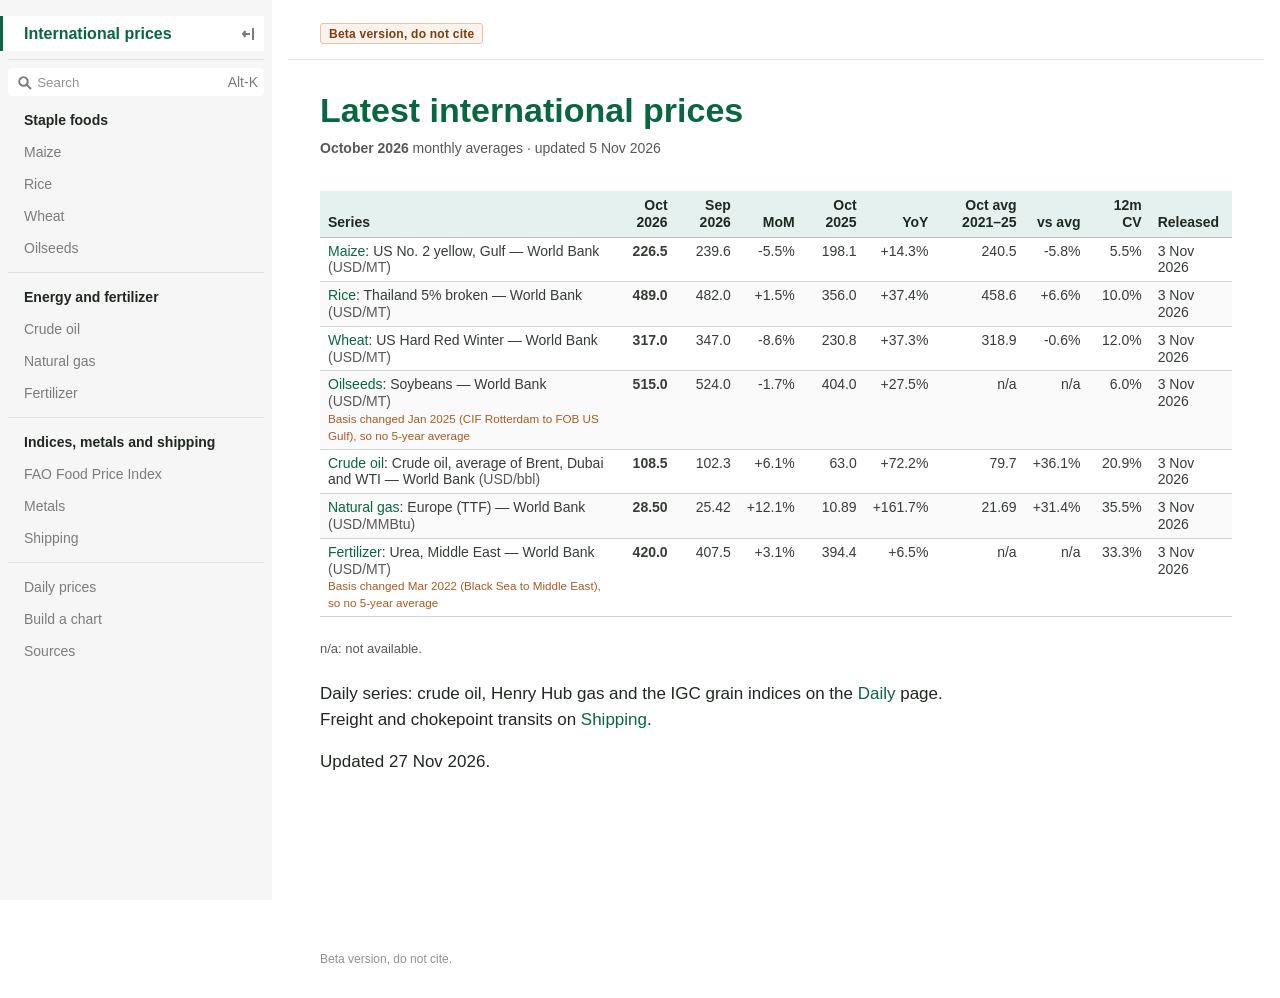
<file: index.html>
<!DOCTYPE html>
<html>
<head>
<meta charset="utf-8">
<meta name="viewport" content="width=device-width, initial-scale=1, maximum-scale=1">
<meta name="generator" content="Observable Framework v1.13.4">
<title>International prices</title>
<link rel="preconnect" href="https://fonts.gstatic.com" crossorigin>
<link rel="preload" as="style" href="https://fonts.googleapis.com/css2?family=Source+Serif+4:ital,opsz,wght@0,8..60,200..900;1,8..60,200..900&amp;display=swap" crossorigin>
<link rel="preload" as="style" href="./_import/style.e41ddd15.css">
<link rel="stylesheet" type="text/css" href="https://fonts.googleapis.com/css2?family=Source+Serif+4:ital,opsz,wght@0,8..60,200..900;1,8..60,200..900&amp;display=swap" crossorigin>
<link rel="stylesheet" type="text/css" href="./_import/style.e41ddd15.css">
<link rel="modulepreload" href="./_observablehq/client.ffa9f503.js">
<link rel="modulepreload" href="./_observablehq/runtime.fa9f71c0.js">
<link rel="modulepreload" href="./_observablehq/stdlib.8ab8c2e4.js">
<link rel="modulepreload" href="./_npm/htl@1.0.0/11521f02.js">
<link rel="modulepreload" href="./_import/components/commodity.c5b98da1.js">
<link rel="modulepreload" href="./_import/components/format.6a7f54bb.js">
<link rel="modulepreload" href="./_import/components/quoteTable.b9e78dae.js">
<link rel="modulepreload" href="./_import/components/fonts.c333a4cd.js">
<link rel="modulepreload" href="./_import/components/priceChart.875ea7a3.js">
<link rel="modulepreload" href="./_import/components/latest.011583db.js">
<link rel="modulepreload" href="./_import/components/chartData.f71c7d5a.js">
<link rel="modulepreload" href="./_import/components/chartLayout.7e1b50ab.js">
<link rel="modulepreload" href="./_import/components/png.b4abaf25.js">
<link rel="modulepreload" href="./_npm/@observablehq/plot@0.6.19/2e9f152c.js">
<link rel="modulepreload" href="./_npm/apache-arrow@21.2.0/63b06f0b.js">
<link rel="modulepreload" href="./_npm/parquet-wasm@0.9.0/bd2cf640.js">
<link rel="modulepreload" href="./_npm/d3@7.9.2/172963d6.js">
<link rel="modulepreload" href="./_npm/tslib@2.9.1/2dc082bf.js">
<link rel="modulepreload" href="./_npm/flatbuffers@25.9.23/c8db6147.js">
<link rel="modulepreload" href="./_npm/d3-array@3.2.5/52d144d7.js">
<link rel="modulepreload" href="./_npm/d3-axis@3.0.1/c0e5fbdf.js">
<link rel="modulepreload" href="./_npm/d3-brush@3.0.1/321ca391.js">
<link rel="modulepreload" href="./_npm/d3-chord@3.0.2/468a53d3.js">
<link rel="modulepreload" href="./_npm/d3-color@3.1.1/91613843.js">
<link rel="modulepreload" href="./_npm/d3-contour@4.0.3/8e79d948.js">
<link rel="modulepreload" href="./_npm/d3-delaunay@6.0.6/d6c84ddb.js">
<link rel="modulepreload" href="./_npm/d3-dispatch@3.0.2/a70bd0ef.js">
<link rel="modulepreload" href="./_npm/d3-drag@3.0.1/47229f37.js">
<link rel="modulepreload" href="./_npm/d3-dsv@3.0.2/4a4147a2.js">
<link rel="modulepreload" href="./_npm/d3-ease@3.0.2/ca4f77fd.js">
<link rel="modulepreload" href="./_npm/d3-fetch@3.0.2/eef84249.js">
<link rel="modulepreload" href="./_npm/d3-force@3.0.1/c1b23a7b.js">
<link rel="modulepreload" href="./_npm/d3-format@3.1.3/b1442952.js">
<link rel="modulepreload" href="./_npm/d3-geo@3.1.2/e07dc79e.js">
<link rel="modulepreload" href="./_npm/d3-hierarchy@3.1.3/d3b0a1aa.js">
<link rel="modulepreload" href="./_npm/d3-interpolate@3.0.2/6de199be.js">
<link rel="modulepreload" href="./_npm/d3-path@3.1.1/9eb769d3.js">
<link rel="modulepreload" href="./_npm/d3-polygon@3.0.2/93595b54.js">
<link rel="modulepreload" href="./_npm/d3-quadtree@3.0.2/80bafd54.js">
<link rel="modulepreload" href="./_npm/d3-random@3.0.2/8bf3f736.js">
<link rel="modulepreload" href="./_npm/d3-scale@4.0.3/d15d690b.js">
<link rel="modulepreload" href="./_npm/d3-scale-chromatic@3.1.1/287966da.js">
<link rel="modulepreload" href="./_npm/d3-selection@3.0.1/c4158eb5.js">
<link rel="modulepreload" href="./_npm/d3-shape@3.2.1/a41eab18.js">
<link rel="modulepreload" href="./_npm/d3-time@3.1.1/acaa76bc.js">
<link rel="modulepreload" href="./_npm/d3-time-format@4.1.1/d561e9cd.js">
<link rel="modulepreload" href="./_npm/d3-timer@3.0.2/ea7e7cf7.js">
<link rel="modulepreload" href="./_npm/d3-transition@3.0.2/f861168f.js">
<link rel="modulepreload" href="./_npm/d3-zoom@3.0.1/c1f09323.js">
<link rel="icon" href="data:,"><meta name="robots" content="noindex">
<script type="module">

import {define} from "./_observablehq/client.ffa9f503.js";
import {registerFile} from "./_observablehq/stdlib.8ab8c2e4.js";

registerFile("./data/build.json", {"name":"./data/build.json","mimeType":"application/json","path":"./_file/data/build.7e77658e.json","lastModified":1795818136523,"size":36});
registerFile("./data/monthly/meta.json", {"name":"./data/monthly/meta.json","mimeType":"application/json","path":"./_file/data/monthly/meta.40316b63.json","lastModified":1795818105686,"size":310});
registerFile("./data/monthly/prices.parquet", {"name":"./data/monthly/prices.parquet","path":"./_file/data/monthly/prices.1fbb682c.parquet","lastModified":1795818105686,"size":10713});
registerFile("./fonts/OpenSans-Bold.ttf", {"name":"./fonts/OpenSans-Bold.ttf","mimeType":"font/ttf","path":"./_file/fonts/OpenSans-Bold.5894a364.ttf","lastModified":1795818105687,"size":224592});
registerFile("./fonts/OpenSans-Italic.ttf", {"name":"./fonts/OpenSans-Italic.ttf","mimeType":"font/ttf","path":"./_file/fonts/OpenSans-Italic.a54dc848.ttf","lastModified":1795818105688,"size":212896});
registerFile("./fonts/OpenSans-Regular.ttf", {"name":"./fonts/OpenSans-Regular.ttf","mimeType":"font/ttf","path":"./_file/fonts/OpenSans-Regular.e64e508b.ttf","lastModified":1795818105688,"size":217360});

define({id: "afe2486e", inputs: ["FileAttachment"], outputs: ["html","pageMeta","rowsOf","dayLabel","quoteTable","prices","meta","build"], body: async (FileAttachment) => {
const [{html}, {pageMeta, rowsOf}, {dayLabel}, {quoteTable}] = await Promise.all([import("./_npm/htl@1.0.0/11521f02.js"), import("./_import/components/commodity.c5b98da1.js"), import("./_import/components/format.6a7f54bb.js"), import("./_import/components/quoteTable.b9e78dae.js")]);
const prices = FileAttachment("./data/monthly/prices.parquet").parquet();
const meta = FileAttachment("./data/monthly/meta.json").json();
const build = FileAttachment("./data/build.json").json();
return {html,pageMeta,rowsOf,dayLabel,quoteTable,prices,meta,build};
}});

define({id: "590fbbd4", inputs: ["display","pageMeta","meta","rowsOf","prices","html","quoteTable"], outputs: ["HEADLINE"], body: (display,pageMeta,meta,rowsOf,prices,html,quoteTable) => {
const HEADLINE = [
  ["F-MAIZE-WB", "maize", "Maize"], ["F-RICE-THAI5", "rice", "Rice"], ["F-WHEAT-HRW", "wheat", "Wheat"],
  ["F-OILSEEDS-SOY", "oilseeds", "Oilseeds"], ["F-CRUDE-AVG", "crude-oil", "Crude oil"],
  ["F-GAS-EUR", "natural-gas", "Natural gas"], ["F-FERT-UREA", "fertilizer", "Fertilizer"]
];
display(pageMeta(meta));
if (meta.status === "built") {
  const all = rowsOf(prices);
  const rows = HEADLINE.map(([fid, page, commodity]) => {
    const r = all.find((x) => x.fid === fid);
    return r && {...r, name: html`<a href=${`./${page}`}>${commodity}</a>: ${r.name}`};
  }).filter(Boolean);
  display(quoteTable(rows));
}
return {HEADLINE};
}});

define({id: "a8364b05", mode: "inline", inputs: ["dayLabel","build","display"], body: async (dayLabel,build,display) => {
display(await(
dayLabel(build.built_at.slice(0, 10))
))
}});

</script>
</head>
<body>
<input id="observablehq-sidebar-toggle" type="checkbox" title="Toggle sidebar">
<label id="observablehq-sidebar-backdrop" for="observablehq-sidebar-toggle"></label>
<nav id="observablehq-sidebar">
  <ol>
    <label id="observablehq-sidebar-close" for="observablehq-sidebar-toggle"></label>
    <li class="observablehq-link observablehq-link-active"><a href="./">International prices</a></li>
  </ol>
  <div id="observablehq-search"><input type="search" placeholder="Search"></div>
  <div id="observablehq-search-results"></div>
  <script>{const o=document.querySelector("#observablehq-search");o.setAttribute("data-shortcut",`${/Mac|iPhone/.test(navigator.platform)?"\u2318":"Alt-"}K`);const t=o.querySelector("input"),r=()=>import("./_observablehq/search.5240df30.js");t.addEventListener("focus",r,{once:!0}),t.addEventListener("keydown",r,{once:!0});const c=document.querySelector("#observablehq-sidebar-toggle");addEventListener("keydown",e=>{(e.code==="KeyK"&&e.metaKey&&!e.altKey&&!e.ctrlKey||e.key==="/"&&!e.metaKey&&!e.altKey&&!e.ctrlKey&&e.target===document.body)&&(c.checked?t.focus():(c.click(),t.focus(),c.click()),t.select(),e.preventDefault())});}</script>
  <section>
    <summary>Staple foods</summary>
    <ol>
    <li class="observablehq-link"><a href="./maize">Maize</a></li>
    <li class="observablehq-link"><a href="./rice">Rice</a></li>
    <li class="observablehq-link"><a href="./wheat">Wheat</a></li>
    <li class="observablehq-link"><a href="./oilseeds">Oilseeds</a></li>
    </ol>
  </section>
  <section>
    <summary>Energy and fertilizer</summary>
    <ol>
    <li class="observablehq-link"><a href="./crude-oil">Crude oil</a></li>
    <li class="observablehq-link"><a href="./natural-gas">Natural gas</a></li>
    <li class="observablehq-link"><a href="./fertilizer">Fertilizer</a></li>
    </ol>
  </section>
  <section>
    <summary>Indices, metals and shipping</summary>
    <ol>
    <li class="observablehq-link"><a href="./food-price-index">FAO Food Price Index</a></li>
    <li class="observablehq-link"><a href="./metals">Metals</a></li>
    <li class="observablehq-link"><a href="./shipping">Shipping</a></li>
    </ol>
  </section>
  <ol>
    <li class="observablehq-link"><a href="./daily">Daily prices</a></li>
    <li class="observablehq-link"><a href="./build">Build a chart</a></li>
    <li class="observablehq-link"><a href="./sources">Sources</a></li>
  </ol>
</nav>
<script>{const e=document.querySelector("#observablehq-sidebar"),o=document.querySelector("#observablehq-sidebar-toggle"),r=sessionStorage.getItem("observablehq-sidebar");r?o.checked=r==="true":o.indeterminate=!0;for(const t of document.querySelectorAll("#observablehq-sidebar summary")){const s=t.parentElement;switch(sessionStorage.getItem(`observablehq-sidebar:${t.textContent}`)){case"true":s.open=!0;break;case"false":s.classList.contains("observablehq-section-active")||(s.open=!1);break}}addEventListener("beforeunload",()=>sessionStorage.setItem("observablehq-sidebar-scrolly",`${e.scrollTop}`));const a=sessionStorage.getItem("observablehq-sidebar-scrolly");a!=null&&(e.style.cssText="overflow: hidden;",e.scrollTop=+a,e.style.cssText="");}</script>
<div id="observablehq-center">
<header id="observablehq-header">
<span class="beta-tag">Beta version, do not cite</span>
</header>
<main id="observablehq-main" class="observablehq">
<h1 id="latest-international-prices" tabindex="-1"><a class="observablehq-header-anchor" href="#latest-international-prices">Latest international prices</a></h1>
<div class="observablehq observablehq--block"><!--:afe2486e:--></div>
<div class="observablehq observablehq--block"><!--:590fbbd4:--></div>
<p>Daily series: crude oil, Henry Hub gas and the IGC grain indices on the <a href="./daily">Daily</a> page. Freight and chokepoint transits on <a href="./shipping">Shipping</a>.</p>
<p>Updated <observablehq-loading></observablehq-loading><!--:a8364b05:-->.</p>
</main>
<footer id="observablehq-footer">
<div>Beta version, do not cite.</div>
</footer>
</div>
</body>
</html>
</file>
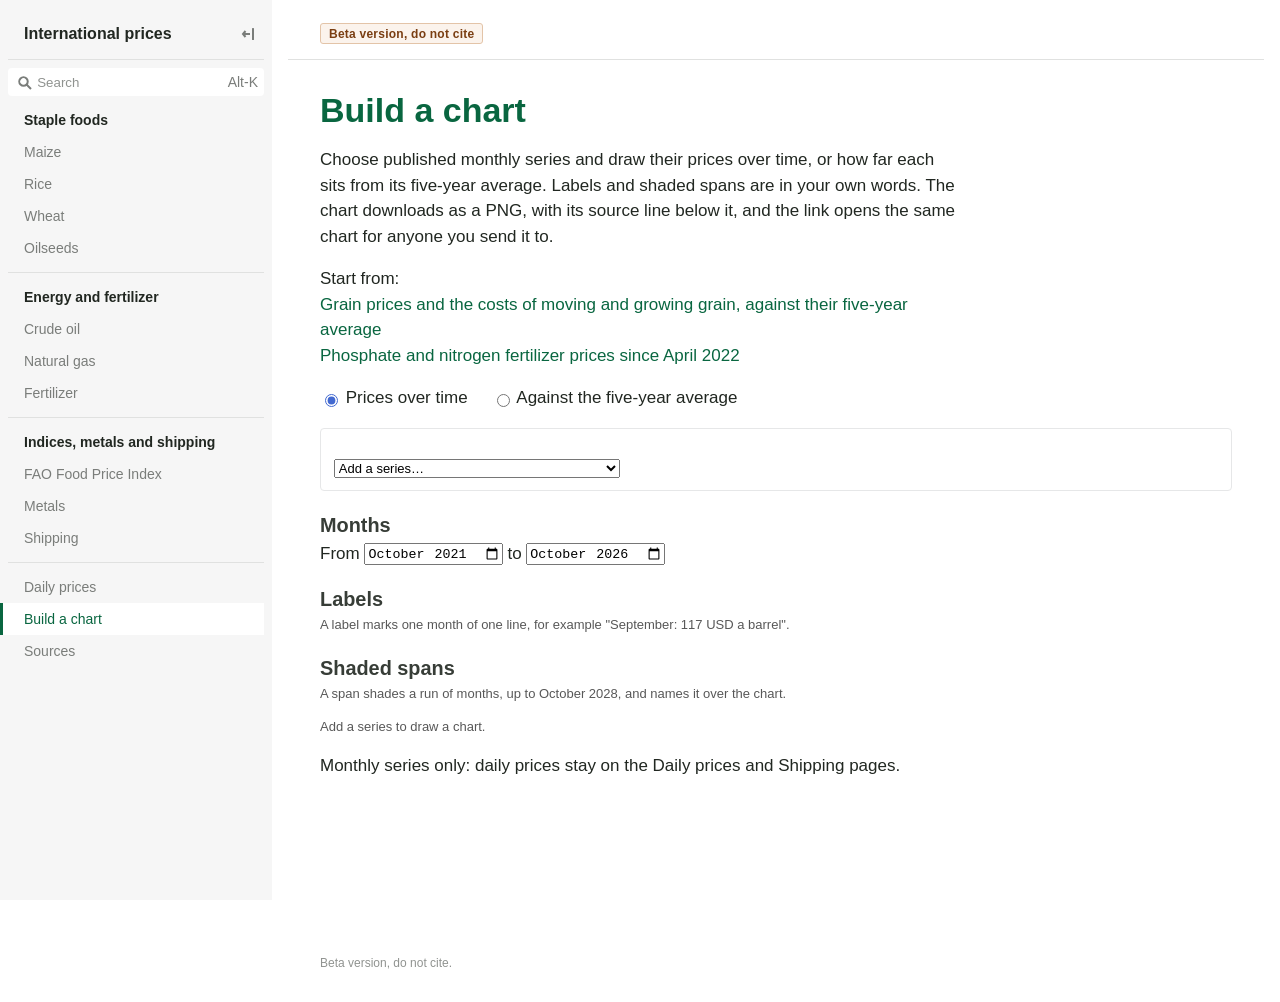
<file: build.html>
<!DOCTYPE html>
<html>
<head>
<meta charset="utf-8">
<meta name="viewport" content="width=device-width, initial-scale=1, maximum-scale=1">
<meta name="generator" content="Observable Framework v1.13.4">
<title>Build a chart | International prices</title>
<link rel="preconnect" href="https://fonts.gstatic.com" crossorigin>
<link rel="preload" as="style" href="https://fonts.googleapis.com/css2?family=Source+Serif+4:ital,opsz,wght@0,8..60,200..900;1,8..60,200..900&amp;display=swap" crossorigin>
<link rel="preload" as="style" href="./_import/style.e41ddd15.css">
<link rel="stylesheet" type="text/css" href="https://fonts.googleapis.com/css2?family=Source+Serif+4:ital,opsz,wght@0,8..60,200..900;1,8..60,200..900&amp;display=swap" crossorigin>
<link rel="stylesheet" type="text/css" href="./_import/style.e41ddd15.css">
<link rel="modulepreload" href="./_observablehq/client.ffa9f503.js">
<link rel="modulepreload" href="./_observablehq/runtime.fa9f71c0.js">
<link rel="modulepreload" href="./_observablehq/stdlib.8ab8c2e4.js">
<link rel="modulepreload" href="./_import/components/builder.818af2d6.js">
<link rel="modulepreload" href="./_import/components/fonts.c333a4cd.js">
<link rel="modulepreload" href="./_import/components/builderState.09ac28af.js">
<link rel="modulepreload" href="./_import/components/commodity.c5b98da1.js">
<link rel="modulepreload" href="./_import/components/format.6a7f54bb.js">
<link rel="modulepreload" href="./_import/components/gapChart.ef8218b4.js">
<link rel="modulepreload" href="./_import/components/priceChart.875ea7a3.js">
<link rel="modulepreload" href="./_import/components/sources.8a8f940e.js">
<link rel="modulepreload" href="./_npm/htl@1.0.0/11521f02.js">
<link rel="modulepreload" href="./_import/components/latest.011583db.js">
<link rel="modulepreload" href="./_import/components/quoteTable.b9e78dae.js">
<link rel="modulepreload" href="./_import/components/chartData.f71c7d5a.js">
<link rel="modulepreload" href="./_import/components/png.b4abaf25.js">
<link rel="modulepreload" href="./_npm/@observablehq/plot@0.6.19/2e9f152c.js">
<link rel="modulepreload" href="./_import/components/chartLayout.7e1b50ab.js">
<link rel="modulepreload" href="./_npm/apache-arrow@21.2.0/63b06f0b.js">
<link rel="modulepreload" href="./_npm/parquet-wasm@0.9.0/bd2cf640.js">
<link rel="modulepreload" href="./_npm/d3@7.9.2/172963d6.js">
<link rel="modulepreload" href="./_npm/tslib@2.9.1/2dc082bf.js">
<link rel="modulepreload" href="./_npm/flatbuffers@25.9.23/c8db6147.js">
<link rel="modulepreload" href="./_npm/d3-array@3.2.5/52d144d7.js">
<link rel="modulepreload" href="./_npm/d3-axis@3.0.1/c0e5fbdf.js">
<link rel="modulepreload" href="./_npm/d3-brush@3.0.1/321ca391.js">
<link rel="modulepreload" href="./_npm/d3-chord@3.0.2/468a53d3.js">
<link rel="modulepreload" href="./_npm/d3-color@3.1.1/91613843.js">
<link rel="modulepreload" href="./_npm/d3-contour@4.0.3/8e79d948.js">
<link rel="modulepreload" href="./_npm/d3-delaunay@6.0.6/d6c84ddb.js">
<link rel="modulepreload" href="./_npm/d3-dispatch@3.0.2/a70bd0ef.js">
<link rel="modulepreload" href="./_npm/d3-drag@3.0.1/47229f37.js">
<link rel="modulepreload" href="./_npm/d3-dsv@3.0.2/4a4147a2.js">
<link rel="modulepreload" href="./_npm/d3-ease@3.0.2/ca4f77fd.js">
<link rel="modulepreload" href="./_npm/d3-fetch@3.0.2/eef84249.js">
<link rel="modulepreload" href="./_npm/d3-force@3.0.1/c1b23a7b.js">
<link rel="modulepreload" href="./_npm/d3-format@3.1.3/b1442952.js">
<link rel="modulepreload" href="./_npm/d3-geo@3.1.2/e07dc79e.js">
<link rel="modulepreload" href="./_npm/d3-hierarchy@3.1.3/d3b0a1aa.js">
<link rel="modulepreload" href="./_npm/d3-interpolate@3.0.2/6de199be.js">
<link rel="modulepreload" href="./_npm/d3-path@3.1.1/9eb769d3.js">
<link rel="modulepreload" href="./_npm/d3-polygon@3.0.2/93595b54.js">
<link rel="modulepreload" href="./_npm/d3-quadtree@3.0.2/80bafd54.js">
<link rel="modulepreload" href="./_npm/d3-random@3.0.2/8bf3f736.js">
<link rel="modulepreload" href="./_npm/d3-scale@4.0.3/d15d690b.js">
<link rel="modulepreload" href="./_npm/d3-scale-chromatic@3.1.1/287966da.js">
<link rel="modulepreload" href="./_npm/d3-selection@3.0.1/c4158eb5.js">
<link rel="modulepreload" href="./_npm/d3-shape@3.2.1/a41eab18.js">
<link rel="modulepreload" href="./_npm/d3-time@3.1.1/acaa76bc.js">
<link rel="modulepreload" href="./_npm/d3-time-format@4.1.1/d561e9cd.js">
<link rel="modulepreload" href="./_npm/d3-timer@3.0.2/ea7e7cf7.js">
<link rel="modulepreload" href="./_npm/d3-transition@3.0.2/f861168f.js">
<link rel="modulepreload" href="./_npm/d3-zoom@3.0.1/c1f09323.js">
<link rel="icon" href="data:,"><meta name="robots" content="noindex">
<script type="module">

import {define} from "./_observablehq/client.ffa9f503.js";
import {registerFile} from "./_observablehq/stdlib.8ab8c2e4.js";

registerFile("./data/monthly/fpi.parquet", {"name":"./data/monthly/fpi.parquet","path":"./_file/data/monthly/fpi.cd164179.parquet","lastModified":1795818105686,"size":3063});
registerFile("./data/monthly/history.parquet", {"name":"./data/monthly/history.parquet","path":"./_file/data/monthly/history.f1e7b287.parquet","lastModified":1795818105686,"size":44986});
registerFile("./data/monthly/meta.json", {"name":"./data/monthly/meta.json","mimeType":"application/json","path":"./_file/data/monthly/meta.40316b63.json","lastModified":1795818105686,"size":310});
registerFile("./data/monthly/prices.parquet", {"name":"./data/monthly/prices.parquet","path":"./_file/data/monthly/prices.1fbb682c.parquet","lastModified":1795818105686,"size":10713});
registerFile("./fonts/OpenSans-Bold.ttf", {"name":"./fonts/OpenSans-Bold.ttf","mimeType":"font/ttf","path":"./_file/fonts/OpenSans-Bold.5894a364.ttf","lastModified":1795818105687,"size":224592});
registerFile("./fonts/OpenSans-Italic.ttf", {"name":"./fonts/OpenSans-Italic.ttf","mimeType":"font/ttf","path":"./_file/fonts/OpenSans-Italic.a54dc848.ttf","lastModified":1795818105688,"size":212896});
registerFile("./fonts/OpenSans-Regular.ttf", {"name":"./fonts/OpenSans-Regular.ttf","mimeType":"font/ttf","path":"./_file/fonts/OpenSans-Regular.e64e508b.ttf","lastModified":1795818105688,"size":217360});

define({id: "650b708c", inputs: ["FileAttachment"], outputs: ["builder","prices","history","fpi","meta"], body: async (FileAttachment) => {
const {builder} = await import("./_import/components/builder.818af2d6.js");
const prices = FileAttachment("./data/monthly/prices.parquet").parquet();
const history = FileAttachment("./data/monthly/history.parquet").parquet();
const fpi = FileAttachment("./data/monthly/fpi.parquet").parquet();
const meta = FileAttachment("./data/monthly/meta.json").json();
return {builder,prices,history,fpi,meta};
}});

define({id: "db54a0c3", inputs: ["display","builder","prices","history","fpi","meta","width"], body: (display,builder,prices,history,fpi,meta,width) => {
display(builder({prices, history, fpi, meta, width}));
}});

</script>
</head>
<body>
<input id="observablehq-sidebar-toggle" type="checkbox" title="Toggle sidebar">
<label id="observablehq-sidebar-backdrop" for="observablehq-sidebar-toggle"></label>
<nav id="observablehq-sidebar">
  <ol>
    <label id="observablehq-sidebar-close" for="observablehq-sidebar-toggle"></label>
    <li class="observablehq-link"><a href="./">International prices</a></li>
  </ol>
  <div id="observablehq-search"><input type="search" placeholder="Search"></div>
  <div id="observablehq-search-results"></div>
  <script>{const o=document.querySelector("#observablehq-search");o.setAttribute("data-shortcut",`${/Mac|iPhone/.test(navigator.platform)?"\u2318":"Alt-"}K`);const t=o.querySelector("input"),r=()=>import("./_observablehq/search.5240df30.js");t.addEventListener("focus",r,{once:!0}),t.addEventListener("keydown",r,{once:!0});const c=document.querySelector("#observablehq-sidebar-toggle");addEventListener("keydown",e=>{(e.code==="KeyK"&&e.metaKey&&!e.altKey&&!e.ctrlKey||e.key==="/"&&!e.metaKey&&!e.altKey&&!e.ctrlKey&&e.target===document.body)&&(c.checked?t.focus():(c.click(),t.focus(),c.click()),t.select(),e.preventDefault())});}</script>
  <section>
    <summary>Staple foods</summary>
    <ol>
    <li class="observablehq-link"><a href="./maize">Maize</a></li>
    <li class="observablehq-link"><a href="./rice">Rice</a></li>
    <li class="observablehq-link"><a href="./wheat">Wheat</a></li>
    <li class="observablehq-link"><a href="./oilseeds">Oilseeds</a></li>
    </ol>
  </section>
  <section>
    <summary>Energy and fertilizer</summary>
    <ol>
    <li class="observablehq-link"><a href="./crude-oil">Crude oil</a></li>
    <li class="observablehq-link"><a href="./natural-gas">Natural gas</a></li>
    <li class="observablehq-link"><a href="./fertilizer">Fertilizer</a></li>
    </ol>
  </section>
  <section>
    <summary>Indices, metals and shipping</summary>
    <ol>
    <li class="observablehq-link"><a href="./food-price-index">FAO Food Price Index</a></li>
    <li class="observablehq-link"><a href="./metals">Metals</a></li>
    <li class="observablehq-link"><a href="./shipping">Shipping</a></li>
    </ol>
  </section>
  <ol>
    <li class="observablehq-link"><a href="./daily">Daily prices</a></li>
    <li class="observablehq-link observablehq-link-active"><a href="./build">Build a chart</a></li>
    <li class="observablehq-link"><a href="./sources">Sources</a></li>
  </ol>
</nav>
<script>{const e=document.querySelector("#observablehq-sidebar"),o=document.querySelector("#observablehq-sidebar-toggle"),r=sessionStorage.getItem("observablehq-sidebar");r?o.checked=r==="true":o.indeterminate=!0;for(const t of document.querySelectorAll("#observablehq-sidebar summary")){const s=t.parentElement;switch(sessionStorage.getItem(`observablehq-sidebar:${t.textContent}`)){case"true":s.open=!0;break;case"false":s.classList.contains("observablehq-section-active")||(s.open=!1);break}}addEventListener("beforeunload",()=>sessionStorage.setItem("observablehq-sidebar-scrolly",`${e.scrollTop}`));const a=sessionStorage.getItem("observablehq-sidebar-scrolly");a!=null&&(e.style.cssText="overflow: hidden;",e.scrollTop=+a,e.style.cssText="");}</script>
<div id="observablehq-center">
<header id="observablehq-header">
<span class="beta-tag">Beta version, do not cite</span>
</header>
<main id="observablehq-main" class="observablehq">
<h1 id="build-a-chart" tabindex="-1"><a class="observablehq-header-anchor" href="#build-a-chart">Build a chart</a></h1>
<p>Choose published monthly series and draw their prices over time, or how far each sits from its
five-year average. Labels and shaded spans are in your own words. The chart downloads as a PNG,
with its source line below it, and the link opens the same chart for anyone you send it to.</p>
<div class="observablehq observablehq--block"><!--:650b708c:--></div>
<div class="observablehq observablehq--block"><!--:db54a0c3:--></div>
<p>Monthly series only: daily prices stay on the Daily prices and Shipping pages.</p>
</main>
<footer id="observablehq-footer">
<div>Beta version, do not cite.</div>
</footer>
</div>
</body>
</html>
</file>
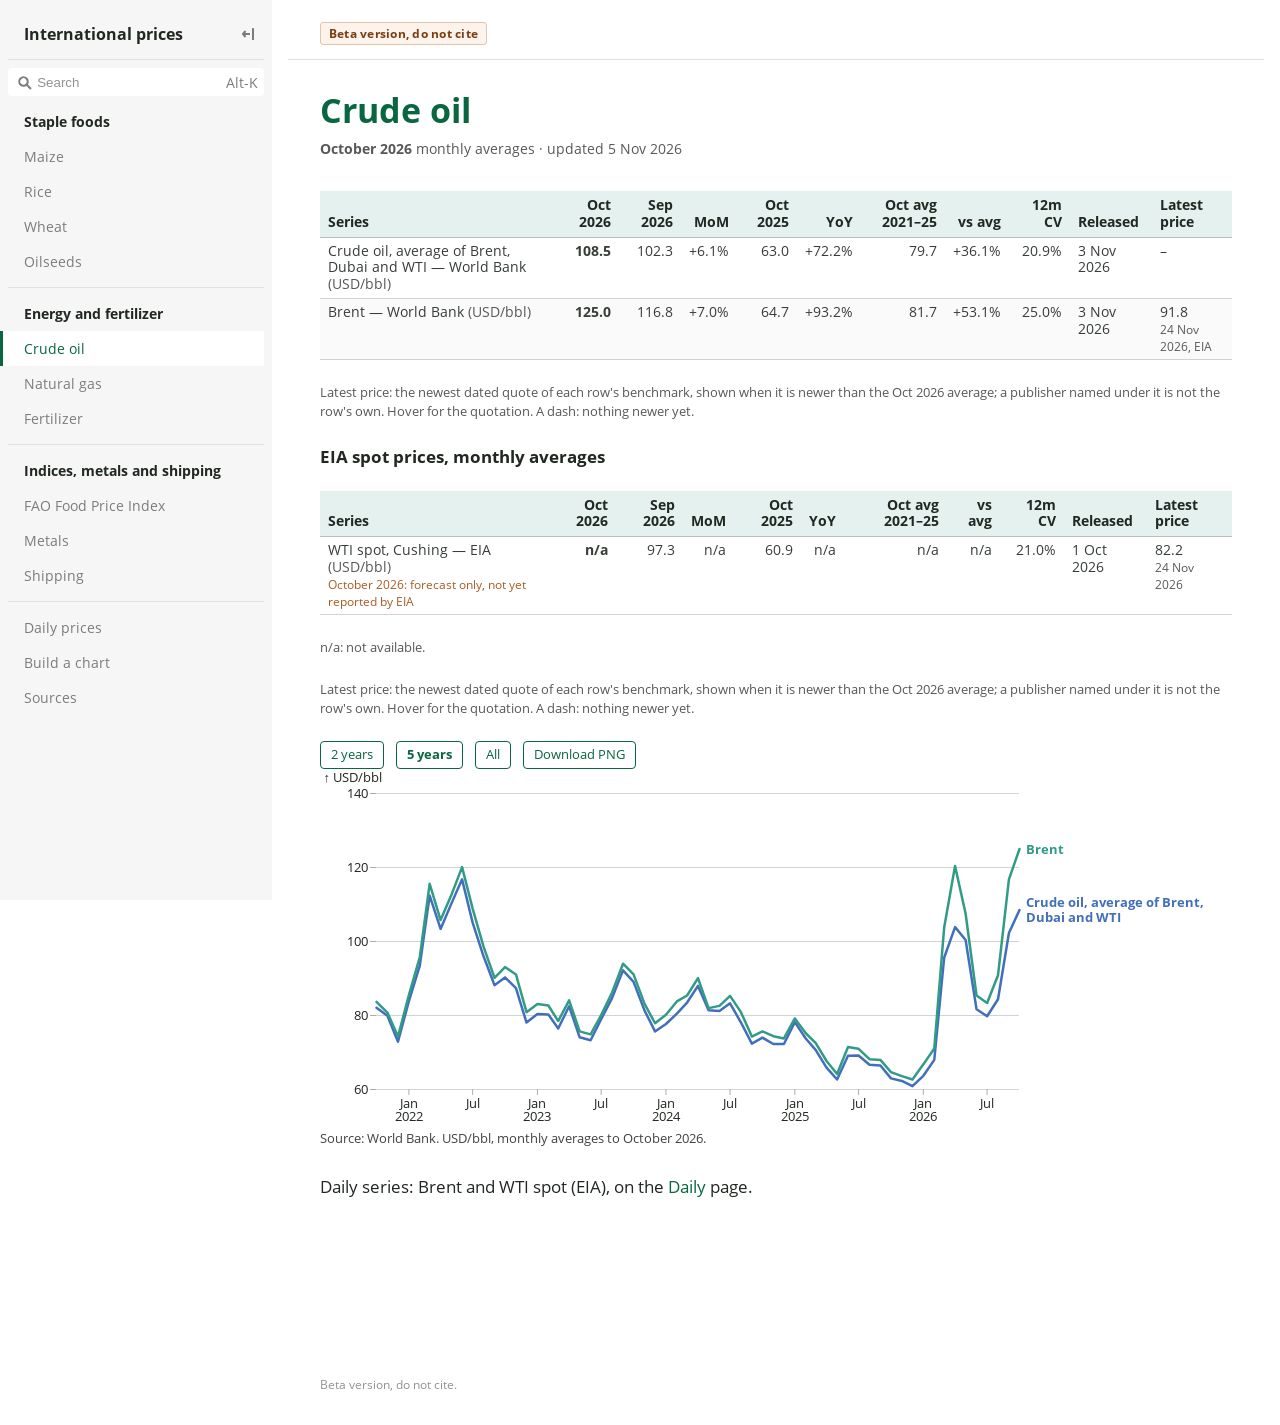
<file: crude-oil.html>
<!DOCTYPE html>
<html>
<head>
<meta charset="utf-8">
<meta name="viewport" content="width=device-width, initial-scale=1, maximum-scale=1">
<meta name="generator" content="Observable Framework v1.13.4">
<title>Crude oil | International prices</title>
<link rel="preconnect" href="https://fonts.gstatic.com" crossorigin>
<link rel="preload" as="style" href="https://fonts.googleapis.com/css2?family=Source+Serif+4:ital,opsz,wght@0,8..60,200..900;1,8..60,200..900&amp;display=swap" crossorigin>
<link rel="preload" as="style" href="./_import/style.e41ddd15.css">
<link rel="stylesheet" type="text/css" href="https://fonts.googleapis.com/css2?family=Source+Serif+4:ital,opsz,wght@0,8..60,200..900;1,8..60,200..900&amp;display=swap" crossorigin>
<link rel="stylesheet" type="text/css" href="./_import/style.e41ddd15.css">
<link rel="modulepreload" href="./_observablehq/client.ffa9f503.js">
<link rel="modulepreload" href="./_observablehq/runtime.fa9f71c0.js">
<link rel="modulepreload" href="./_observablehq/stdlib.8ab8c2e4.js">
<link rel="modulepreload" href="./_import/components/commodity.c5b98da1.js">
<link rel="modulepreload" href="./_import/components/fonts.c333a4cd.js">
<link rel="modulepreload" href="./_import/components/format.6a7f54bb.js">
<link rel="modulepreload" href="./_import/components/priceChart.875ea7a3.js">
<link rel="modulepreload" href="./_import/components/latest.011583db.js">
<link rel="modulepreload" href="./_import/components/quoteTable.b9e78dae.js">
<link rel="modulepreload" href="./_npm/htl@1.0.0/11521f02.js">
<link rel="modulepreload" href="./_import/components/chartData.f71c7d5a.js">
<link rel="modulepreload" href="./_import/components/chartLayout.7e1b50ab.js">
<link rel="modulepreload" href="./_import/components/png.b4abaf25.js">
<link rel="modulepreload" href="./_npm/@observablehq/plot@0.6.19/2e9f152c.js">
<link rel="modulepreload" href="./_npm/apache-arrow@21.2.0/63b06f0b.js">
<link rel="modulepreload" href="./_npm/parquet-wasm@0.9.0/bd2cf640.js">
<link rel="modulepreload" href="./_npm/d3@7.9.2/172963d6.js">
<link rel="modulepreload" href="./_npm/tslib@2.9.1/2dc082bf.js">
<link rel="modulepreload" href="./_npm/flatbuffers@25.9.23/c8db6147.js">
<link rel="modulepreload" href="./_npm/d3-array@3.2.5/52d144d7.js">
<link rel="modulepreload" href="./_npm/d3-axis@3.0.1/c0e5fbdf.js">
<link rel="modulepreload" href="./_npm/d3-brush@3.0.1/321ca391.js">
<link rel="modulepreload" href="./_npm/d3-chord@3.0.2/468a53d3.js">
<link rel="modulepreload" href="./_npm/d3-color@3.1.1/91613843.js">
<link rel="modulepreload" href="./_npm/d3-contour@4.0.3/8e79d948.js">
<link rel="modulepreload" href="./_npm/d3-delaunay@6.0.6/d6c84ddb.js">
<link rel="modulepreload" href="./_npm/d3-dispatch@3.0.2/a70bd0ef.js">
<link rel="modulepreload" href="./_npm/d3-drag@3.0.1/47229f37.js">
<link rel="modulepreload" href="./_npm/d3-dsv@3.0.2/4a4147a2.js">
<link rel="modulepreload" href="./_npm/d3-ease@3.0.2/ca4f77fd.js">
<link rel="modulepreload" href="./_npm/d3-fetch@3.0.2/eef84249.js">
<link rel="modulepreload" href="./_npm/d3-force@3.0.1/c1b23a7b.js">
<link rel="modulepreload" href="./_npm/d3-format@3.1.3/b1442952.js">
<link rel="modulepreload" href="./_npm/d3-geo@3.1.2/e07dc79e.js">
<link rel="modulepreload" href="./_npm/d3-hierarchy@3.1.3/d3b0a1aa.js">
<link rel="modulepreload" href="./_npm/d3-interpolate@3.0.2/6de199be.js">
<link rel="modulepreload" href="./_npm/d3-path@3.1.1/9eb769d3.js">
<link rel="modulepreload" href="./_npm/d3-polygon@3.0.2/93595b54.js">
<link rel="modulepreload" href="./_npm/d3-quadtree@3.0.2/80bafd54.js">
<link rel="modulepreload" href="./_npm/d3-random@3.0.2/8bf3f736.js">
<link rel="modulepreload" href="./_npm/d3-scale@4.0.3/d15d690b.js">
<link rel="modulepreload" href="./_npm/d3-scale-chromatic@3.1.1/287966da.js">
<link rel="modulepreload" href="./_npm/d3-selection@3.0.1/c4158eb5.js">
<link rel="modulepreload" href="./_npm/d3-shape@3.2.1/a41eab18.js">
<link rel="modulepreload" href="./_npm/d3-time@3.1.1/acaa76bc.js">
<link rel="modulepreload" href="./_npm/d3-time-format@4.1.1/d561e9cd.js">
<link rel="modulepreload" href="./_npm/d3-timer@3.0.2/ea7e7cf7.js">
<link rel="modulepreload" href="./_npm/d3-transition@3.0.2/f861168f.js">
<link rel="modulepreload" href="./_npm/d3-zoom@3.0.1/c1f09323.js">
<link rel="icon" href="data:,"><meta name="robots" content="noindex">
<script type="module">

import {define} from "./_observablehq/client.ffa9f503.js";
import {registerFile} from "./_observablehq/stdlib.8ab8c2e4.js";

registerFile("./data/latest.parquet", {"name":"./data/latest.parquet","path":"./_file/data/latest.391e4355.parquet","lastModified":1795818131497,"size":2697});
registerFile("./data/monthly/history.parquet", {"name":"./data/monthly/history.parquet","path":"./_file/data/monthly/history.f1e7b287.parquet","lastModified":1795818105686,"size":44986});
registerFile("./data/monthly/meta.json", {"name":"./data/monthly/meta.json","mimeType":"application/json","path":"./_file/data/monthly/meta.40316b63.json","lastModified":1795818105686,"size":310});
registerFile("./data/monthly/prices.parquet", {"name":"./data/monthly/prices.parquet","path":"./_file/data/monthly/prices.1fbb682c.parquet","lastModified":1795818105686,"size":10713});
registerFile("./fonts/OpenSans-Bold.ttf", {"name":"./fonts/OpenSans-Bold.ttf","mimeType":"font/ttf","path":"./_file/fonts/OpenSans-Bold.5894a364.ttf","lastModified":1795818105687,"size":224592});
registerFile("./fonts/OpenSans-Italic.ttf", {"name":"./fonts/OpenSans-Italic.ttf","mimeType":"font/ttf","path":"./_file/fonts/OpenSans-Italic.a54dc848.ttf","lastModified":1795818105688,"size":212896});
registerFile("./fonts/OpenSans-Regular.ttf", {"name":"./fonts/OpenSans-Regular.ttf","mimeType":"font/ttf","path":"./_file/fonts/OpenSans-Regular.e64e508b.ttf","lastModified":1795818105688,"size":217360});

define({id: "b95cef79", inputs: ["FileAttachment"], outputs: ["commodityPage","prices","history","meta","latest"], body: async (FileAttachment) => {
const {commodityPage} = await import("./_import/components/commodity.c5b98da1.js");
const prices = FileAttachment("./data/monthly/prices.parquet").parquet();
const history = FileAttachment("./data/monthly/history.parquet").parquet();
const meta = FileAttachment("./data/monthly/meta.json").json();
const latest = FileAttachment("./data/latest.parquet").parquet();
return {commodityPage,prices,history,meta,latest};
}});

define({id: "1c886a01", inputs: ["display","commodityPage","prices","history","meta","latest","width"], outputs: ["config"], body: (display,commodityPage,prices,history,meta,latest,width) => {
const config = {
  "sections": [
    "CRUDE"
  ],
  "charts": [
    {
      "fids": [
        "F-CRUDE-AVG",
        "F-CRUDE-BRENT"
      ],
      "unit": "USD/bbl",
      "filename": "crude_oil"
    }
  ]
};
display(commodityPage({...config, prices, history, meta, latest, width}));
return {config};
}});

</script>
</head>
<body>
<input id="observablehq-sidebar-toggle" type="checkbox" title="Toggle sidebar">
<label id="observablehq-sidebar-backdrop" for="observablehq-sidebar-toggle"></label>
<nav id="observablehq-sidebar">
  <ol>
    <label id="observablehq-sidebar-close" for="observablehq-sidebar-toggle"></label>
    <li class="observablehq-link"><a href="./">International prices</a></li>
  </ol>
  <div id="observablehq-search"><input type="search" placeholder="Search"></div>
  <div id="observablehq-search-results"></div>
  <script>{const o=document.querySelector("#observablehq-search");o.setAttribute("data-shortcut",`${/Mac|iPhone/.test(navigator.platform)?"\u2318":"Alt-"}K`);const t=o.querySelector("input"),r=()=>import("./_observablehq/search.5240df30.js");t.addEventListener("focus",r,{once:!0}),t.addEventListener("keydown",r,{once:!0});const c=document.querySelector("#observablehq-sidebar-toggle");addEventListener("keydown",e=>{(e.code==="KeyK"&&e.metaKey&&!e.altKey&&!e.ctrlKey||e.key==="/"&&!e.metaKey&&!e.altKey&&!e.ctrlKey&&e.target===document.body)&&(c.checked?t.focus():(c.click(),t.focus(),c.click()),t.select(),e.preventDefault())});}</script>
  <section>
    <summary>Staple foods</summary>
    <ol>
    <li class="observablehq-link"><a href="./maize">Maize</a></li>
    <li class="observablehq-link"><a href="./rice">Rice</a></li>
    <li class="observablehq-link"><a href="./wheat">Wheat</a></li>
    <li class="observablehq-link"><a href="./oilseeds">Oilseeds</a></li>
    </ol>
  </section>
  <section class="observablehq-section-active">
    <summary>Energy and fertilizer</summary>
    <ol>
    <li class="observablehq-link observablehq-link-active"><a href="./crude-oil">Crude oil</a></li>
    <li class="observablehq-link"><a href="./natural-gas">Natural gas</a></li>
    <li class="observablehq-link"><a href="./fertilizer">Fertilizer</a></li>
    </ol>
  </section>
  <section>
    <summary>Indices, metals and shipping</summary>
    <ol>
    <li class="observablehq-link"><a href="./food-price-index">FAO Food Price Index</a></li>
    <li class="observablehq-link"><a href="./metals">Metals</a></li>
    <li class="observablehq-link"><a href="./shipping">Shipping</a></li>
    </ol>
  </section>
  <ol>
    <li class="observablehq-link"><a href="./daily">Daily prices</a></li>
    <li class="observablehq-link"><a href="./build">Build a chart</a></li>
    <li class="observablehq-link"><a href="./sources">Sources</a></li>
  </ol>
</nav>
<script>{const e=document.querySelector("#observablehq-sidebar"),o=document.querySelector("#observablehq-sidebar-toggle"),r=sessionStorage.getItem("observablehq-sidebar");r?o.checked=r==="true":o.indeterminate=!0;for(const t of document.querySelectorAll("#observablehq-sidebar summary")){const s=t.parentElement;switch(sessionStorage.getItem(`observablehq-sidebar:${t.textContent}`)){case"true":s.open=!0;break;case"false":s.classList.contains("observablehq-section-active")||(s.open=!1);break}}addEventListener("beforeunload",()=>sessionStorage.setItem("observablehq-sidebar-scrolly",`${e.scrollTop}`));const a=sessionStorage.getItem("observablehq-sidebar-scrolly");a!=null&&(e.style.cssText="overflow: hidden;",e.scrollTop=+a,e.style.cssText="");}</script>
<div id="observablehq-center">
<header id="observablehq-header">
<span class="beta-tag">Beta version, do not cite</span>
</header>
<main id="observablehq-main" class="observablehq">
<h1 id="crude-oil" tabindex="-1"><a class="observablehq-header-anchor" href="#crude-oil">Crude oil</a></h1>
<div class="observablehq observablehq--block"><!--:b95cef79:--></div>
<div class="observablehq observablehq--block"><!--:1c886a01:--></div>
<p>Daily series: Brent and WTI spot (EIA), on the <a href="./daily">Daily</a> page.</p>
</main>
<footer id="observablehq-footer">
<div>Beta version, do not cite.</div>
</footer>
</div>
</body>
</html>
</file>
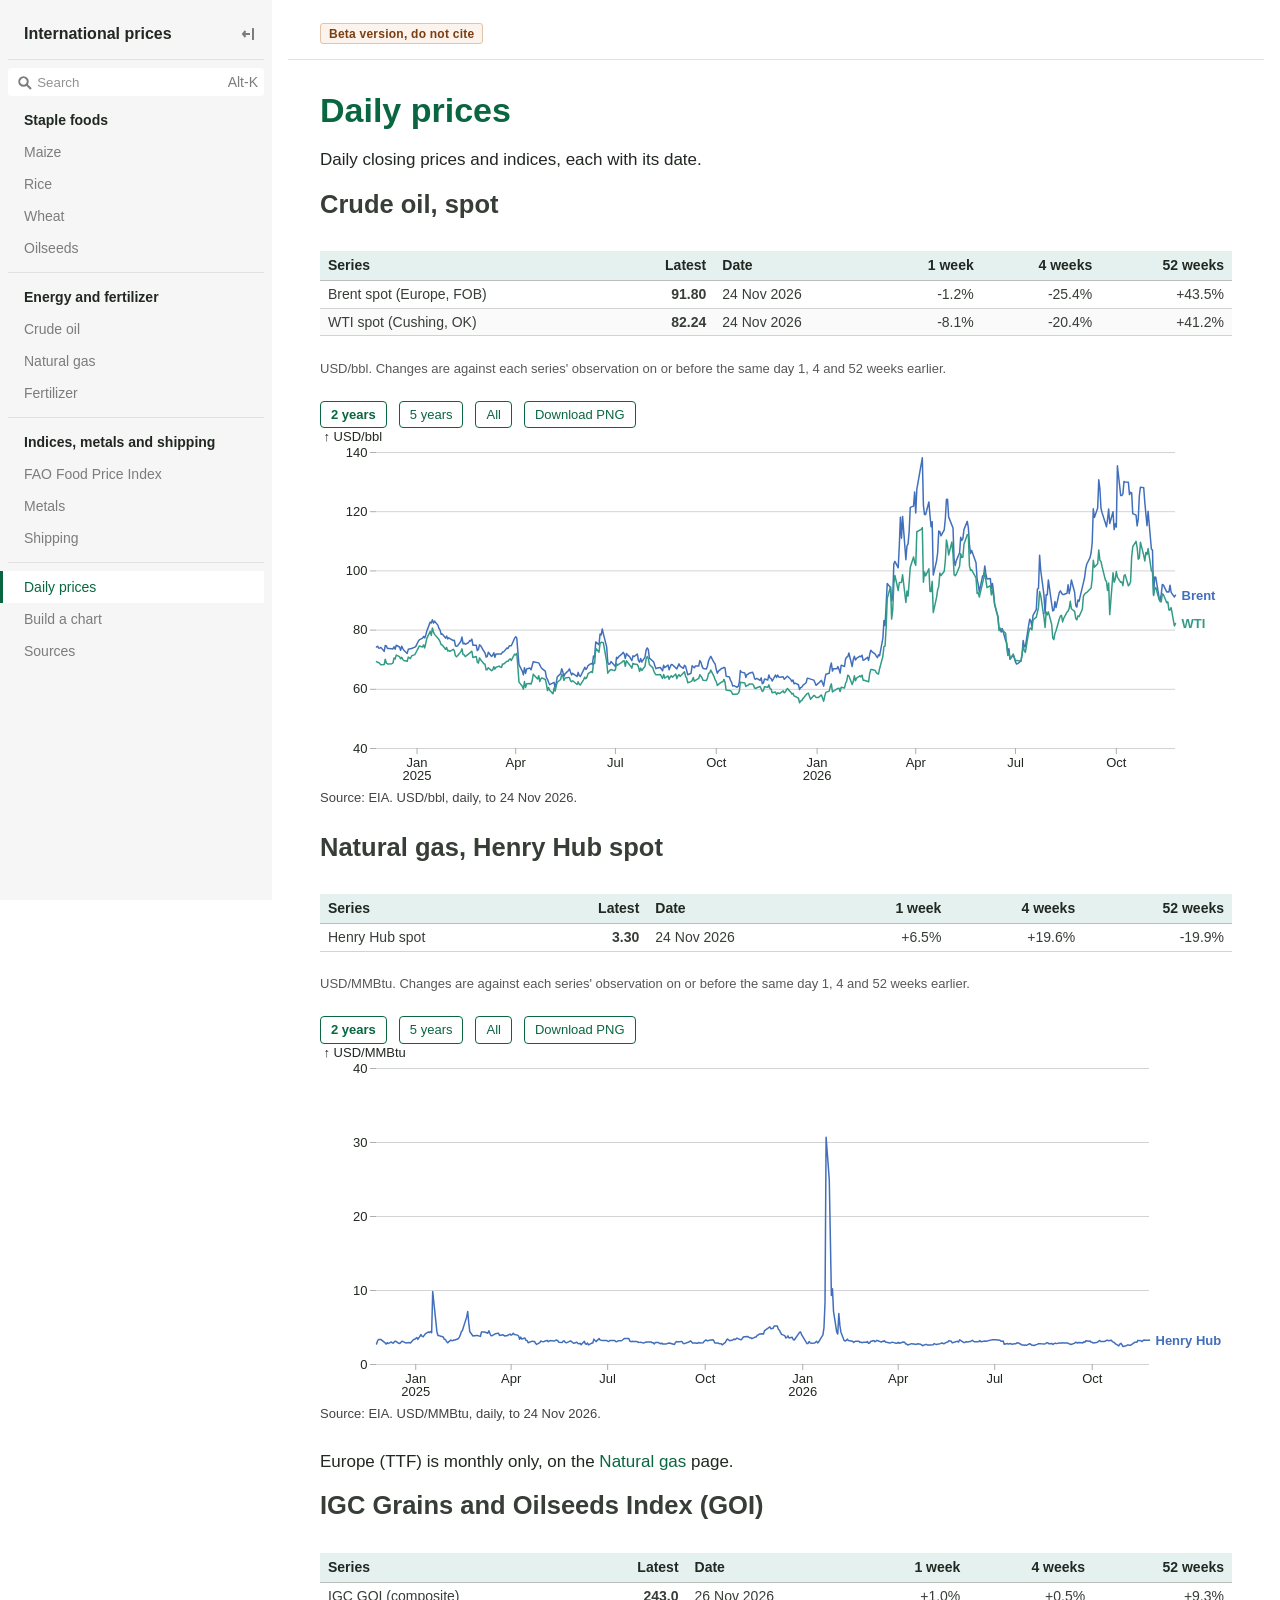
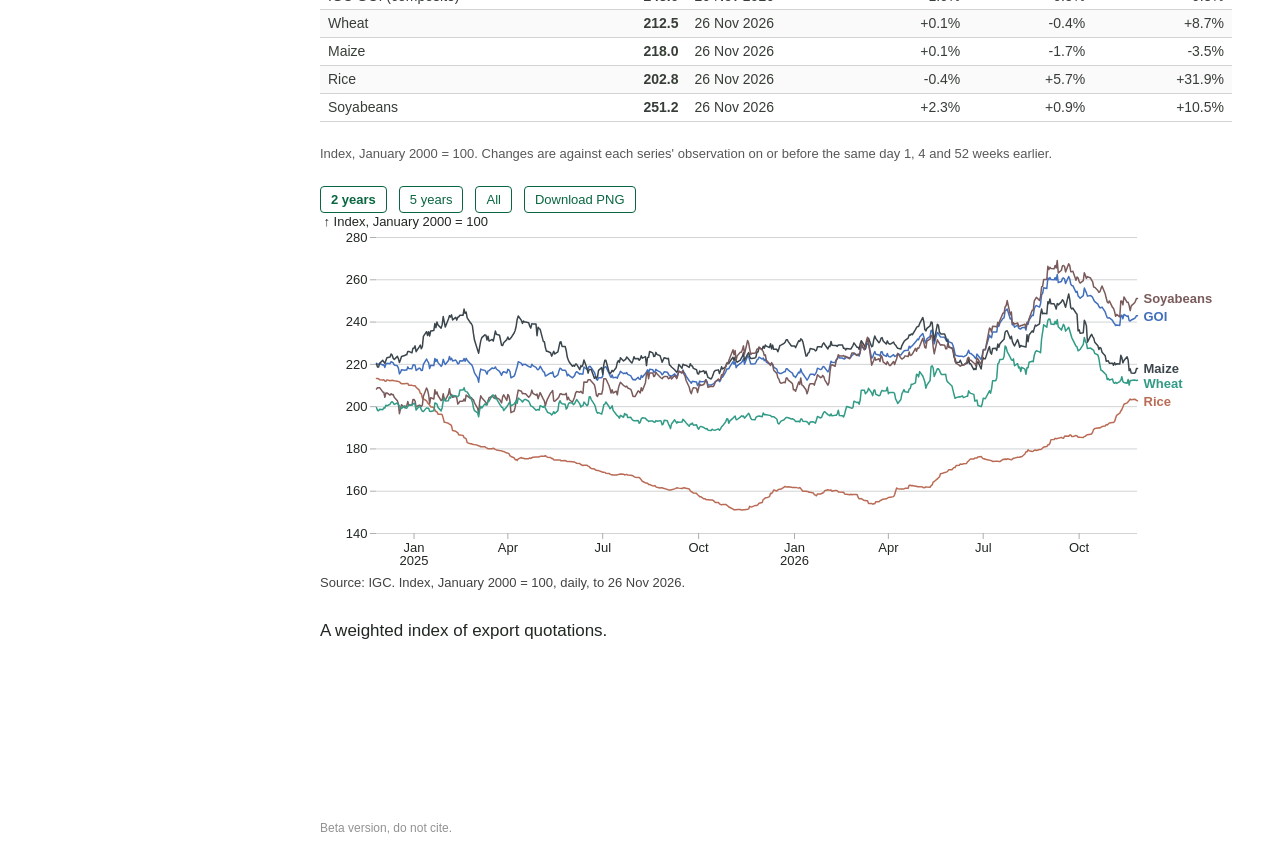
<file: daily.html>
<!DOCTYPE html>
<html>
<head>
<meta charset="utf-8">
<meta name="viewport" content="width=device-width, initial-scale=1, maximum-scale=1">
<meta name="generator" content="Observable Framework v1.13.4">
<title>Daily prices | International prices</title>
<link rel="preconnect" href="https://fonts.gstatic.com" crossorigin>
<link rel="preload" as="style" href="https://fonts.googleapis.com/css2?family=Source+Serif+4:ital,opsz,wght@0,8..60,200..900;1,8..60,200..900&amp;display=swap" crossorigin>
<link rel="preload" as="style" href="./_import/style.e41ddd15.css">
<link rel="stylesheet" type="text/css" href="https://fonts.googleapis.com/css2?family=Source+Serif+4:ital,opsz,wght@0,8..60,200..900;1,8..60,200..900&amp;display=swap" crossorigin>
<link rel="stylesheet" type="text/css" href="./_import/style.e41ddd15.css">
<link rel="modulepreload" href="./_observablehq/client.ffa9f503.js">
<link rel="modulepreload" href="./_observablehq/runtime.fa9f71c0.js">
<link rel="modulepreload" href="./_observablehq/stdlib.8ab8c2e4.js">
<link rel="modulepreload" href="./_import/components/daily.b9d48022.js">
<link rel="modulepreload" href="./_import/components/fonts.c333a4cd.js">
<link rel="modulepreload" href="./_import/components/format.6a7f54bb.js">
<link rel="modulepreload" href="./_import/components/chartData.f71c7d5a.js">
<link rel="modulepreload" href="./_import/components/priceChart.875ea7a3.js">
<link rel="modulepreload" href="./_npm/htl@1.0.0/11521f02.js">
<link rel="modulepreload" href="./_import/components/chartLayout.7e1b50ab.js">
<link rel="modulepreload" href="./_import/components/png.b4abaf25.js">
<link rel="modulepreload" href="./_npm/@observablehq/plot@0.6.19/2e9f152c.js">
<link rel="modulepreload" href="./_npm/apache-arrow@21.2.0/63b06f0b.js">
<link rel="modulepreload" href="./_npm/parquet-wasm@0.9.0/bd2cf640.js">
<link rel="modulepreload" href="./_npm/d3@7.9.2/172963d6.js">
<link rel="modulepreload" href="./_npm/tslib@2.9.1/2dc082bf.js">
<link rel="modulepreload" href="./_npm/flatbuffers@25.9.23/c8db6147.js">
<link rel="modulepreload" href="./_npm/d3-array@3.2.5/52d144d7.js">
<link rel="modulepreload" href="./_npm/d3-axis@3.0.1/c0e5fbdf.js">
<link rel="modulepreload" href="./_npm/d3-brush@3.0.1/321ca391.js">
<link rel="modulepreload" href="./_npm/d3-chord@3.0.2/468a53d3.js">
<link rel="modulepreload" href="./_npm/d3-color@3.1.1/91613843.js">
<link rel="modulepreload" href="./_npm/d3-contour@4.0.3/8e79d948.js">
<link rel="modulepreload" href="./_npm/d3-delaunay@6.0.6/d6c84ddb.js">
<link rel="modulepreload" href="./_npm/d3-dispatch@3.0.2/a70bd0ef.js">
<link rel="modulepreload" href="./_npm/d3-drag@3.0.1/47229f37.js">
<link rel="modulepreload" href="./_npm/d3-dsv@3.0.2/4a4147a2.js">
<link rel="modulepreload" href="./_npm/d3-ease@3.0.2/ca4f77fd.js">
<link rel="modulepreload" href="./_npm/d3-fetch@3.0.2/eef84249.js">
<link rel="modulepreload" href="./_npm/d3-force@3.0.1/c1b23a7b.js">
<link rel="modulepreload" href="./_npm/d3-format@3.1.3/b1442952.js">
<link rel="modulepreload" href="./_npm/d3-geo@3.1.2/e07dc79e.js">
<link rel="modulepreload" href="./_npm/d3-hierarchy@3.1.3/d3b0a1aa.js">
<link rel="modulepreload" href="./_npm/d3-interpolate@3.0.2/6de199be.js">
<link rel="modulepreload" href="./_npm/d3-path@3.1.1/9eb769d3.js">
<link rel="modulepreload" href="./_npm/d3-polygon@3.0.2/93595b54.js">
<link rel="modulepreload" href="./_npm/d3-quadtree@3.0.2/80bafd54.js">
<link rel="modulepreload" href="./_npm/d3-random@3.0.2/8bf3f736.js">
<link rel="modulepreload" href="./_npm/d3-scale@4.0.3/d15d690b.js">
<link rel="modulepreload" href="./_npm/d3-scale-chromatic@3.1.1/287966da.js">
<link rel="modulepreload" href="./_npm/d3-selection@3.0.1/c4158eb5.js">
<link rel="modulepreload" href="./_npm/d3-shape@3.2.1/a41eab18.js">
<link rel="modulepreload" href="./_npm/d3-time@3.1.1/acaa76bc.js">
<link rel="modulepreload" href="./_npm/d3-time-format@4.1.1/d561e9cd.js">
<link rel="modulepreload" href="./_npm/d3-timer@3.0.2/ea7e7cf7.js">
<link rel="modulepreload" href="./_npm/d3-transition@3.0.2/f861168f.js">
<link rel="modulepreload" href="./_npm/d3-zoom@3.0.1/c1f09323.js">
<link rel="icon" href="data:,"><meta name="robots" content="noindex">
<script type="module">

import {define} from "./_observablehq/client.ffa9f503.js";
import {registerFile} from "./_observablehq/stdlib.8ab8c2e4.js";

registerFile("./data/daily.parquet", {"name":"./data/daily.parquet","path":"./_file/data/daily.87efe2cd.parquet","lastModified":1795818136484,"size":79020});
registerFile("./fonts/OpenSans-Bold.ttf", {"name":"./fonts/OpenSans-Bold.ttf","mimeType":"font/ttf","path":"./_file/fonts/OpenSans-Bold.5894a364.ttf","lastModified":1795818105687,"size":224592});
registerFile("./fonts/OpenSans-Italic.ttf", {"name":"./fonts/OpenSans-Italic.ttf","mimeType":"font/ttf","path":"./_file/fonts/OpenSans-Italic.a54dc848.ttf","lastModified":1795818105688,"size":212896});
registerFile("./fonts/OpenSans-Regular.ttf", {"name":"./fonts/OpenSans-Regular.ttf","mimeType":"font/ttf","path":"./_file/fonts/OpenSans-Regular.e64e508b.ttf","lastModified":1795818105688,"size":217360});

define({id: "063f1379", inputs: ["FileAttachment"], outputs: ["dailyPanel","dailyRows","daily"], body: async (FileAttachment) => {
const {dailyPanel, dailyRows} = await import("./_import/components/daily.b9d48022.js");
const daily = FileAttachment("./data/daily.parquet").parquet();
return {dailyPanel,dailyRows,daily};
}});

define({id: "249cbb79", inputs: ["display","dailyPanel","dailyRows","daily","width"], body: (display,dailyPanel,dailyRows,daily,width) => {
display(dailyPanel({
  rows: dailyRows(daily, "eia_spot"), dataset: "eia_spot",
  series: [
    {key: "Brent spot (Europe, FOB)", label: "Brent spot (Europe, FOB)", short: "Brent"},
    {key: "WTI spot (Cushing, OK)", label: "WTI spot (Cushing, OK)", short: "WTI"}
  ],
  unit: "USD/bbl", cite: "EIA", width, filename: "crude_spot_daily"
}));
}});

define({id: "7985787f", inputs: ["display","dailyPanel","dailyRows","daily","width"], body: (display,dailyPanel,dailyRows,daily,width) => {
display(dailyPanel({
  rows: dailyRows(daily, "eia_spot"), dataset: "eia_spot",
  series: [{key: "Henry Hub natural gas spot", label: "Henry Hub spot", short: "Henry Hub"}],
  unit: "USD/MMBtu", cite: "EIA", width, filename: "henry_hub_daily"
}));
}});

define({id: "75fa2bb1", inputs: ["display","dailyPanel","dailyRows","daily","width"], body: (display,dailyPanel,dailyRows,daily,width) => {
display(dailyPanel({
  rows: dailyRows(daily, "igc_goi"), dataset: "igc_goi",
  series: [
    {key: "IGC GOI", label: "IGC GOI (composite)", short: "GOI"},
    {key: "Wheat", label: "Wheat"},
    {key: "Maize", label: "Maize"},
    {key: "Rice", label: "Rice"},
    {key: "Soyabeans", label: "Soyabeans"}
  ],
  unit: "Index, January 2000 = 100", cite: "IGC", width, filename: "igc_goi_daily", digits: 1
}));
}});

</script>
</head>
<body>
<input id="observablehq-sidebar-toggle" type="checkbox" title="Toggle sidebar">
<label id="observablehq-sidebar-backdrop" for="observablehq-sidebar-toggle"></label>
<nav id="observablehq-sidebar">
  <ol>
    <label id="observablehq-sidebar-close" for="observablehq-sidebar-toggle"></label>
    <li class="observablehq-link"><a href="./">International prices</a></li>
  </ol>
  <div id="observablehq-search"><input type="search" placeholder="Search"></div>
  <div id="observablehq-search-results"></div>
  <script>{const o=document.querySelector("#observablehq-search");o.setAttribute("data-shortcut",`${/Mac|iPhone/.test(navigator.platform)?"\u2318":"Alt-"}K`);const t=o.querySelector("input"),r=()=>import("./_observablehq/search.5240df30.js");t.addEventListener("focus",r,{once:!0}),t.addEventListener("keydown",r,{once:!0});const c=document.querySelector("#observablehq-sidebar-toggle");addEventListener("keydown",e=>{(e.code==="KeyK"&&e.metaKey&&!e.altKey&&!e.ctrlKey||e.key==="/"&&!e.metaKey&&!e.altKey&&!e.ctrlKey&&e.target===document.body)&&(c.checked?t.focus():(c.click(),t.focus(),c.click()),t.select(),e.preventDefault())});}</script>
  <section>
    <summary>Staple foods</summary>
    <ol>
    <li class="observablehq-link"><a href="./maize">Maize</a></li>
    <li class="observablehq-link"><a href="./rice">Rice</a></li>
    <li class="observablehq-link"><a href="./wheat">Wheat</a></li>
    <li class="observablehq-link"><a href="./oilseeds">Oilseeds</a></li>
    </ol>
  </section>
  <section>
    <summary>Energy and fertilizer</summary>
    <ol>
    <li class="observablehq-link"><a href="./crude-oil">Crude oil</a></li>
    <li class="observablehq-link"><a href="./natural-gas">Natural gas</a></li>
    <li class="observablehq-link"><a href="./fertilizer">Fertilizer</a></li>
    </ol>
  </section>
  <section>
    <summary>Indices, metals and shipping</summary>
    <ol>
    <li class="observablehq-link"><a href="./food-price-index">FAO Food Price Index</a></li>
    <li class="observablehq-link"><a href="./metals">Metals</a></li>
    <li class="observablehq-link"><a href="./shipping">Shipping</a></li>
    </ol>
  </section>
  <ol>
    <li class="observablehq-link observablehq-link-active"><a href="./daily">Daily prices</a></li>
    <li class="observablehq-link"><a href="./build">Build a chart</a></li>
    <li class="observablehq-link"><a href="./sources">Sources</a></li>
  </ol>
</nav>
<script>{const e=document.querySelector("#observablehq-sidebar"),o=document.querySelector("#observablehq-sidebar-toggle"),r=sessionStorage.getItem("observablehq-sidebar");r?o.checked=r==="true":o.indeterminate=!0;for(const t of document.querySelectorAll("#observablehq-sidebar summary")){const s=t.parentElement;switch(sessionStorage.getItem(`observablehq-sidebar:${t.textContent}`)){case"true":s.open=!0;break;case"false":s.classList.contains("observablehq-section-active")||(s.open=!1);break}}addEventListener("beforeunload",()=>sessionStorage.setItem("observablehq-sidebar-scrolly",`${e.scrollTop}`));const a=sessionStorage.getItem("observablehq-sidebar-scrolly");a!=null&&(e.style.cssText="overflow: hidden;",e.scrollTop=+a,e.style.cssText="");}</script>
<div id="observablehq-center">
<header id="observablehq-header">
<span class="beta-tag">Beta version, do not cite</span>
</header>
<main id="observablehq-main" class="observablehq">
<h1 id="daily-prices" tabindex="-1"><a class="observablehq-header-anchor" href="#daily-prices">Daily prices</a></h1>
<p>Daily closing prices and indices, each with its date.</p>
<div class="observablehq observablehq--block"><!--:063f1379:--></div>
<h2 id="crude-oil-spot" tabindex="-1"><a class="observablehq-header-anchor" href="#crude-oil-spot">Crude oil, spot</a></h2>
<div class="observablehq observablehq--block"><!--:249cbb79:--></div>
<h2 id="natural-gas-henry-hub-spot" tabindex="-1"><a class="observablehq-header-anchor" href="#natural-gas-henry-hub-spot">Natural gas, Henry Hub spot</a></h2>
<div class="observablehq observablehq--block"><!--:7985787f:--></div>
<p>Europe (TTF) is monthly only, on the <a href="./natural-gas">Natural gas</a> page.</p>
<h2 id="igc-grains-and-oilseeds-index-goi" tabindex="-1"><a class="observablehq-header-anchor" href="#igc-grains-and-oilseeds-index-goi">IGC Grains and Oilseeds Index (GOI)</a></h2>
<div class="observablehq observablehq--block"><!--:75fa2bb1:--></div>
<p>A weighted index of export quotations.</p>
</main>
<footer id="observablehq-footer">
<div>Beta version, do not cite.</div>
</footer>
</div>
</body>
</html>
</file>
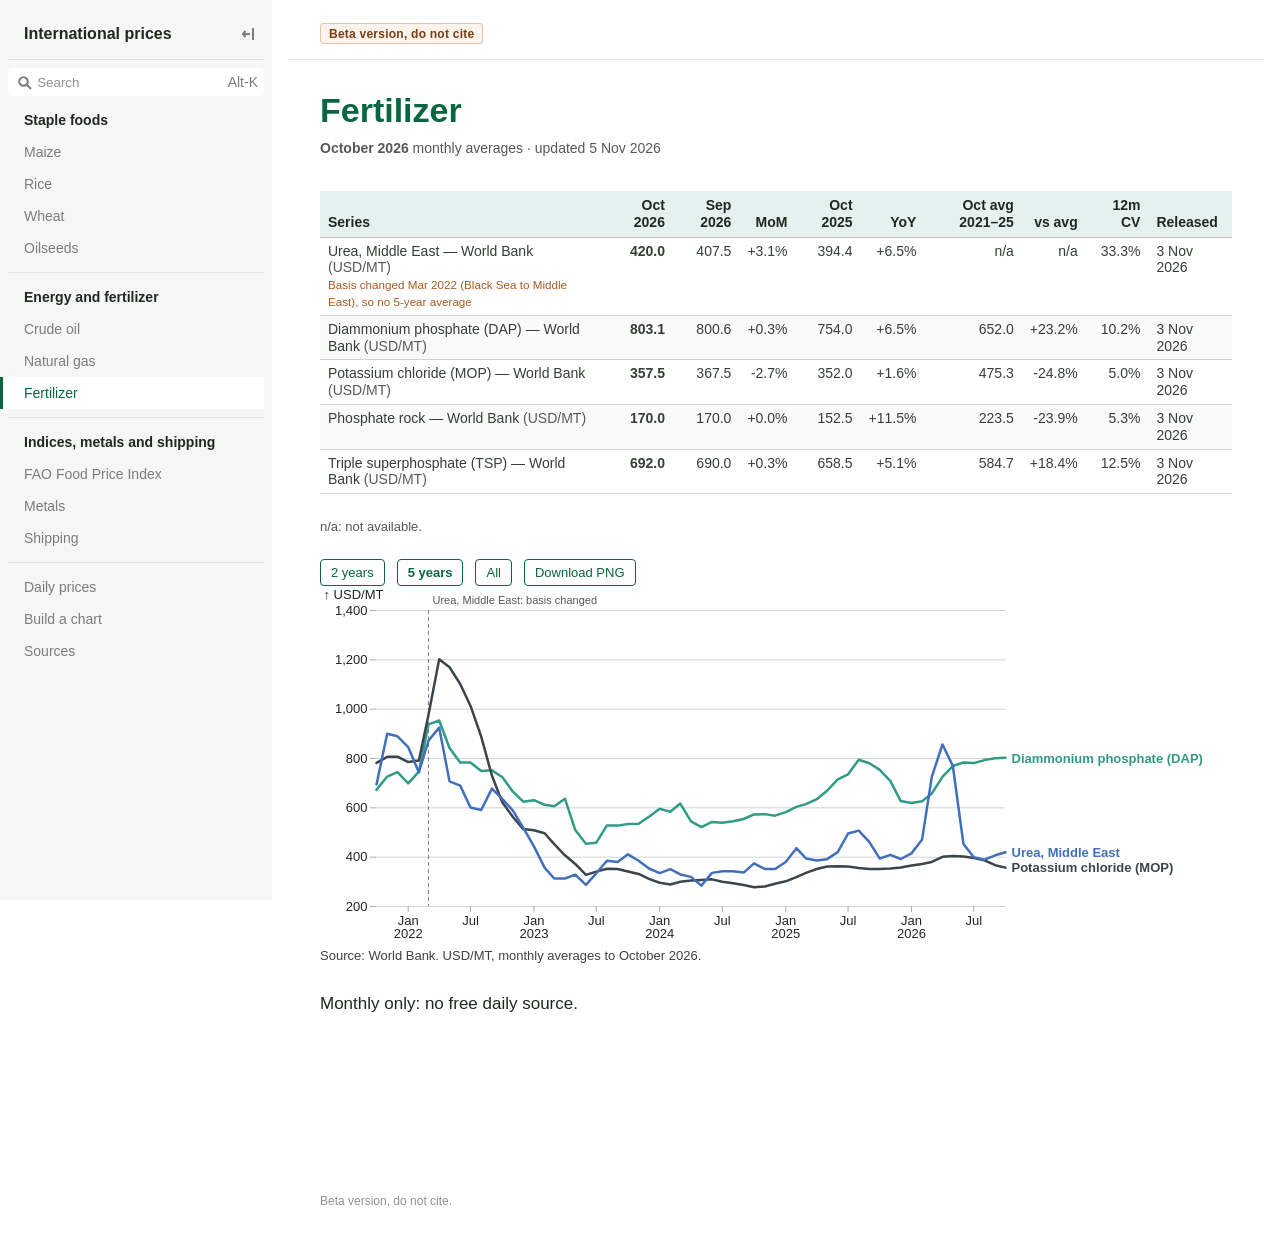
<file: fertilizer.html>
<!DOCTYPE html>
<html>
<head>
<meta charset="utf-8">
<meta name="viewport" content="width=device-width, initial-scale=1, maximum-scale=1">
<meta name="generator" content="Observable Framework v1.13.4">
<title>Fertilizer | International prices</title>
<link rel="preconnect" href="https://fonts.gstatic.com" crossorigin>
<link rel="preload" as="style" href="https://fonts.googleapis.com/css2?family=Source+Serif+4:ital,opsz,wght@0,8..60,200..900;1,8..60,200..900&amp;display=swap" crossorigin>
<link rel="preload" as="style" href="./_import/style.e41ddd15.css">
<link rel="stylesheet" type="text/css" href="https://fonts.googleapis.com/css2?family=Source+Serif+4:ital,opsz,wght@0,8..60,200..900;1,8..60,200..900&amp;display=swap" crossorigin>
<link rel="stylesheet" type="text/css" href="./_import/style.e41ddd15.css">
<link rel="modulepreload" href="./_observablehq/client.ffa9f503.js">
<link rel="modulepreload" href="./_observablehq/runtime.fa9f71c0.js">
<link rel="modulepreload" href="./_observablehq/stdlib.8ab8c2e4.js">
<link rel="modulepreload" href="./_import/components/commodity.c5b98da1.js">
<link rel="modulepreload" href="./_import/components/fonts.c333a4cd.js">
<link rel="modulepreload" href="./_import/components/format.6a7f54bb.js">
<link rel="modulepreload" href="./_import/components/priceChart.875ea7a3.js">
<link rel="modulepreload" href="./_import/components/latest.011583db.js">
<link rel="modulepreload" href="./_import/components/quoteTable.b9e78dae.js">
<link rel="modulepreload" href="./_npm/htl@1.0.0/11521f02.js">
<link rel="modulepreload" href="./_import/components/chartData.f71c7d5a.js">
<link rel="modulepreload" href="./_import/components/chartLayout.7e1b50ab.js">
<link rel="modulepreload" href="./_import/components/png.b4abaf25.js">
<link rel="modulepreload" href="./_npm/@observablehq/plot@0.6.19/2e9f152c.js">
<link rel="modulepreload" href="./_npm/apache-arrow@21.2.0/63b06f0b.js">
<link rel="modulepreload" href="./_npm/parquet-wasm@0.9.0/bd2cf640.js">
<link rel="modulepreload" href="./_npm/d3@7.9.2/172963d6.js">
<link rel="modulepreload" href="./_npm/tslib@2.9.1/2dc082bf.js">
<link rel="modulepreload" href="./_npm/flatbuffers@25.9.23/c8db6147.js">
<link rel="modulepreload" href="./_npm/d3-array@3.2.5/52d144d7.js">
<link rel="modulepreload" href="./_npm/d3-axis@3.0.1/c0e5fbdf.js">
<link rel="modulepreload" href="./_npm/d3-brush@3.0.1/321ca391.js">
<link rel="modulepreload" href="./_npm/d3-chord@3.0.2/468a53d3.js">
<link rel="modulepreload" href="./_npm/d3-color@3.1.1/91613843.js">
<link rel="modulepreload" href="./_npm/d3-contour@4.0.3/8e79d948.js">
<link rel="modulepreload" href="./_npm/d3-delaunay@6.0.6/d6c84ddb.js">
<link rel="modulepreload" href="./_npm/d3-dispatch@3.0.2/a70bd0ef.js">
<link rel="modulepreload" href="./_npm/d3-drag@3.0.1/47229f37.js">
<link rel="modulepreload" href="./_npm/d3-dsv@3.0.2/4a4147a2.js">
<link rel="modulepreload" href="./_npm/d3-ease@3.0.2/ca4f77fd.js">
<link rel="modulepreload" href="./_npm/d3-fetch@3.0.2/eef84249.js">
<link rel="modulepreload" href="./_npm/d3-force@3.0.1/c1b23a7b.js">
<link rel="modulepreload" href="./_npm/d3-format@3.1.3/b1442952.js">
<link rel="modulepreload" href="./_npm/d3-geo@3.1.2/e07dc79e.js">
<link rel="modulepreload" href="./_npm/d3-hierarchy@3.1.3/d3b0a1aa.js">
<link rel="modulepreload" href="./_npm/d3-interpolate@3.0.2/6de199be.js">
<link rel="modulepreload" href="./_npm/d3-path@3.1.1/9eb769d3.js">
<link rel="modulepreload" href="./_npm/d3-polygon@3.0.2/93595b54.js">
<link rel="modulepreload" href="./_npm/d3-quadtree@3.0.2/80bafd54.js">
<link rel="modulepreload" href="./_npm/d3-random@3.0.2/8bf3f736.js">
<link rel="modulepreload" href="./_npm/d3-scale@4.0.3/d15d690b.js">
<link rel="modulepreload" href="./_npm/d3-scale-chromatic@3.1.1/287966da.js">
<link rel="modulepreload" href="./_npm/d3-selection@3.0.1/c4158eb5.js">
<link rel="modulepreload" href="./_npm/d3-shape@3.2.1/a41eab18.js">
<link rel="modulepreload" href="./_npm/d3-time@3.1.1/acaa76bc.js">
<link rel="modulepreload" href="./_npm/d3-time-format@4.1.1/d561e9cd.js">
<link rel="modulepreload" href="./_npm/d3-timer@3.0.2/ea7e7cf7.js">
<link rel="modulepreload" href="./_npm/d3-transition@3.0.2/f861168f.js">
<link rel="modulepreload" href="./_npm/d3-zoom@3.0.1/c1f09323.js">
<link rel="icon" href="data:,"><meta name="robots" content="noindex">
<script type="module">

import {define} from "./_observablehq/client.ffa9f503.js";
import {registerFile} from "./_observablehq/stdlib.8ab8c2e4.js";

registerFile("./data/latest.parquet", {"name":"./data/latest.parquet","path":"./_file/data/latest.391e4355.parquet","lastModified":1795818131497,"size":2697});
registerFile("./data/monthly/history.parquet", {"name":"./data/monthly/history.parquet","path":"./_file/data/monthly/history.f1e7b287.parquet","lastModified":1795818105686,"size":44986});
registerFile("./data/monthly/meta.json", {"name":"./data/monthly/meta.json","mimeType":"application/json","path":"./_file/data/monthly/meta.40316b63.json","lastModified":1795818105686,"size":310});
registerFile("./data/monthly/prices.parquet", {"name":"./data/monthly/prices.parquet","path":"./_file/data/monthly/prices.1fbb682c.parquet","lastModified":1795818105686,"size":10713});
registerFile("./fonts/OpenSans-Bold.ttf", {"name":"./fonts/OpenSans-Bold.ttf","mimeType":"font/ttf","path":"./_file/fonts/OpenSans-Bold.5894a364.ttf","lastModified":1795818105687,"size":224592});
registerFile("./fonts/OpenSans-Italic.ttf", {"name":"./fonts/OpenSans-Italic.ttf","mimeType":"font/ttf","path":"./_file/fonts/OpenSans-Italic.a54dc848.ttf","lastModified":1795818105688,"size":212896});
registerFile("./fonts/OpenSans-Regular.ttf", {"name":"./fonts/OpenSans-Regular.ttf","mimeType":"font/ttf","path":"./_file/fonts/OpenSans-Regular.e64e508b.ttf","lastModified":1795818105688,"size":217360});

define({id: "b95cef79", inputs: ["FileAttachment"], outputs: ["commodityPage","prices","history","meta","latest"], body: async (FileAttachment) => {
const {commodityPage} = await import("./_import/components/commodity.c5b98da1.js");
const prices = FileAttachment("./data/monthly/prices.parquet").parquet();
const history = FileAttachment("./data/monthly/history.parquet").parquet();
const meta = FileAttachment("./data/monthly/meta.json").json();
const latest = FileAttachment("./data/latest.parquet").parquet();
return {commodityPage,prices,history,meta,latest};
}});

define({id: "e71c3fef", inputs: ["display","commodityPage","prices","history","meta","latest","width"], outputs: ["config"], body: (display,commodityPage,prices,history,meta,latest,width) => {
const config = {
  "sections": [
    "FERT"
  ],
  "charts": [
    {
      "fids": [
        "F-FERT-UREA",
        "F-FERT-DAP",
        "F-FERT-MOP"
      ],
      "unit": "USD/MT",
      "filename": "fertilizer"
    }
  ]
};
display(commodityPage({...config, prices, history, meta, latest, width}));
return {config};
}});

</script>
</head>
<body>
<input id="observablehq-sidebar-toggle" type="checkbox" title="Toggle sidebar">
<label id="observablehq-sidebar-backdrop" for="observablehq-sidebar-toggle"></label>
<nav id="observablehq-sidebar">
  <ol>
    <label id="observablehq-sidebar-close" for="observablehq-sidebar-toggle"></label>
    <li class="observablehq-link"><a href="./">International prices</a></li>
  </ol>
  <div id="observablehq-search"><input type="search" placeholder="Search"></div>
  <div id="observablehq-search-results"></div>
  <script>{const o=document.querySelector("#observablehq-search");o.setAttribute("data-shortcut",`${/Mac|iPhone/.test(navigator.platform)?"\u2318":"Alt-"}K`);const t=o.querySelector("input"),r=()=>import("./_observablehq/search.5240df30.js");t.addEventListener("focus",r,{once:!0}),t.addEventListener("keydown",r,{once:!0});const c=document.querySelector("#observablehq-sidebar-toggle");addEventListener("keydown",e=>{(e.code==="KeyK"&&e.metaKey&&!e.altKey&&!e.ctrlKey||e.key==="/"&&!e.metaKey&&!e.altKey&&!e.ctrlKey&&e.target===document.body)&&(c.checked?t.focus():(c.click(),t.focus(),c.click()),t.select(),e.preventDefault())});}</script>
  <section>
    <summary>Staple foods</summary>
    <ol>
    <li class="observablehq-link"><a href="./maize">Maize</a></li>
    <li class="observablehq-link"><a href="./rice">Rice</a></li>
    <li class="observablehq-link"><a href="./wheat">Wheat</a></li>
    <li class="observablehq-link"><a href="./oilseeds">Oilseeds</a></li>
    </ol>
  </section>
  <section class="observablehq-section-active">
    <summary>Energy and fertilizer</summary>
    <ol>
    <li class="observablehq-link"><a href="./crude-oil">Crude oil</a></li>
    <li class="observablehq-link"><a href="./natural-gas">Natural gas</a></li>
    <li class="observablehq-link observablehq-link-active"><a href="./fertilizer">Fertilizer</a></li>
    </ol>
  </section>
  <section>
    <summary>Indices, metals and shipping</summary>
    <ol>
    <li class="observablehq-link"><a href="./food-price-index">FAO Food Price Index</a></li>
    <li class="observablehq-link"><a href="./metals">Metals</a></li>
    <li class="observablehq-link"><a href="./shipping">Shipping</a></li>
    </ol>
  </section>
  <ol>
    <li class="observablehq-link"><a href="./daily">Daily prices</a></li>
    <li class="observablehq-link"><a href="./build">Build a chart</a></li>
    <li class="observablehq-link"><a href="./sources">Sources</a></li>
  </ol>
</nav>
<script>{const e=document.querySelector("#observablehq-sidebar"),o=document.querySelector("#observablehq-sidebar-toggle"),r=sessionStorage.getItem("observablehq-sidebar");r?o.checked=r==="true":o.indeterminate=!0;for(const t of document.querySelectorAll("#observablehq-sidebar summary")){const s=t.parentElement;switch(sessionStorage.getItem(`observablehq-sidebar:${t.textContent}`)){case"true":s.open=!0;break;case"false":s.classList.contains("observablehq-section-active")||(s.open=!1);break}}addEventListener("beforeunload",()=>sessionStorage.setItem("observablehq-sidebar-scrolly",`${e.scrollTop}`));const a=sessionStorage.getItem("observablehq-sidebar-scrolly");a!=null&&(e.style.cssText="overflow: hidden;",e.scrollTop=+a,e.style.cssText="");}</script>
<div id="observablehq-center">
<header id="observablehq-header">
<span class="beta-tag">Beta version, do not cite</span>
</header>
<main id="observablehq-main" class="observablehq">
<h1 id="fertilizer" tabindex="-1"><a class="observablehq-header-anchor" href="#fertilizer">Fertilizer</a></h1>
<div class="observablehq observablehq--block"><!--:b95cef79:--></div>
<div class="observablehq observablehq--block"><!--:e71c3fef:--></div>
<p>Monthly only: no free daily source.</p>
</main>
<footer id="observablehq-footer">
<div>Beta version, do not cite.</div>
</footer>
</div>
</body>
</html>
</file>
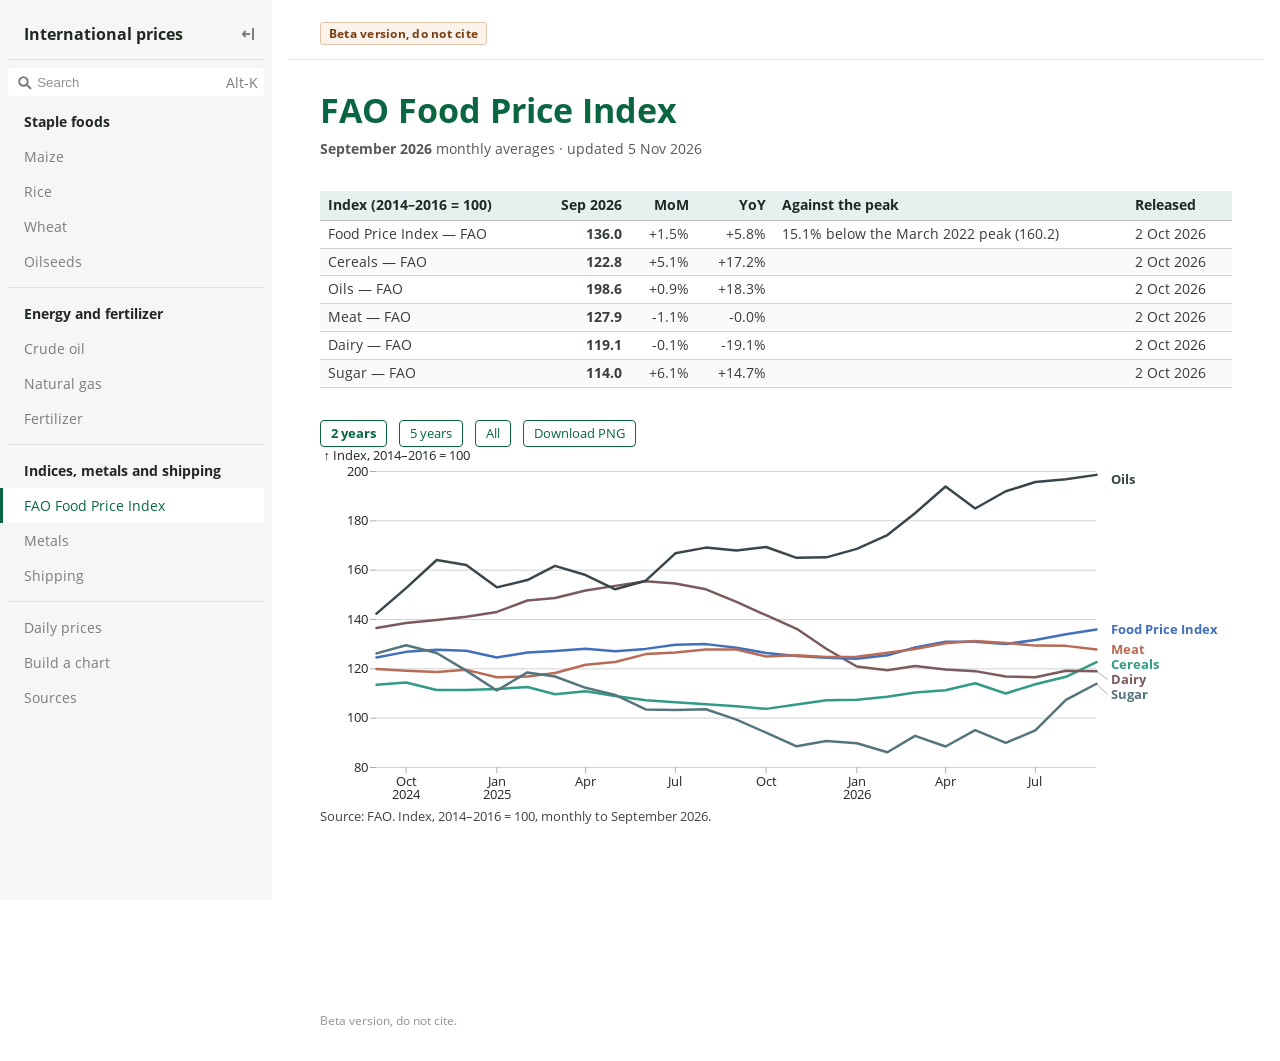
<file: food-price-index.html>
<!DOCTYPE html>
<html>
<head>
<meta charset="utf-8">
<meta name="viewport" content="width=device-width, initial-scale=1, maximum-scale=1">
<meta name="generator" content="Observable Framework v1.13.4">
<title>FAO Food Price Index | International prices</title>
<link rel="preconnect" href="https://fonts.gstatic.com" crossorigin>
<link rel="preload" as="style" href="https://fonts.googleapis.com/css2?family=Source+Serif+4:ital,opsz,wght@0,8..60,200..900;1,8..60,200..900&amp;display=swap" crossorigin>
<link rel="preload" as="style" href="./_import/style.e41ddd15.css">
<link rel="stylesheet" type="text/css" href="https://fonts.googleapis.com/css2?family=Source+Serif+4:ital,opsz,wght@0,8..60,200..900;1,8..60,200..900&amp;display=swap" crossorigin>
<link rel="stylesheet" type="text/css" href="./_import/style.e41ddd15.css">
<link rel="modulepreload" href="./_observablehq/client.ffa9f503.js">
<link rel="modulepreload" href="./_observablehq/runtime.fa9f71c0.js">
<link rel="modulepreload" href="./_observablehq/stdlib.8ab8c2e4.js">
<link rel="modulepreload" href="./_npm/htl@1.0.0/11521f02.js">
<link rel="modulepreload" href="./_import/components/fonts.c333a4cd.js">
<link rel="modulepreload" href="./_import/components/commodity.c5b98da1.js">
<link rel="modulepreload" href="./_import/components/format.6a7f54bb.js">
<link rel="modulepreload" href="./_import/components/priceChart.875ea7a3.js">
<link rel="modulepreload" href="./_import/components/latest.011583db.js">
<link rel="modulepreload" href="./_import/components/quoteTable.b9e78dae.js">
<link rel="modulepreload" href="./_import/components/chartData.f71c7d5a.js">
<link rel="modulepreload" href="./_import/components/chartLayout.7e1b50ab.js">
<link rel="modulepreload" href="./_import/components/png.b4abaf25.js">
<link rel="modulepreload" href="./_npm/@observablehq/plot@0.6.19/2e9f152c.js">
<link rel="modulepreload" href="./_npm/apache-arrow@21.2.0/63b06f0b.js">
<link rel="modulepreload" href="./_npm/parquet-wasm@0.9.0/bd2cf640.js">
<link rel="modulepreload" href="./_npm/d3@7.9.2/172963d6.js">
<link rel="modulepreload" href="./_npm/tslib@2.9.1/2dc082bf.js">
<link rel="modulepreload" href="./_npm/flatbuffers@25.9.23/c8db6147.js">
<link rel="modulepreload" href="./_npm/d3-array@3.2.5/52d144d7.js">
<link rel="modulepreload" href="./_npm/d3-axis@3.0.1/c0e5fbdf.js">
<link rel="modulepreload" href="./_npm/d3-brush@3.0.1/321ca391.js">
<link rel="modulepreload" href="./_npm/d3-chord@3.0.2/468a53d3.js">
<link rel="modulepreload" href="./_npm/d3-color@3.1.1/91613843.js">
<link rel="modulepreload" href="./_npm/d3-contour@4.0.3/8e79d948.js">
<link rel="modulepreload" href="./_npm/d3-delaunay@6.0.6/d6c84ddb.js">
<link rel="modulepreload" href="./_npm/d3-dispatch@3.0.2/a70bd0ef.js">
<link rel="modulepreload" href="./_npm/d3-drag@3.0.1/47229f37.js">
<link rel="modulepreload" href="./_npm/d3-dsv@3.0.2/4a4147a2.js">
<link rel="modulepreload" href="./_npm/d3-ease@3.0.2/ca4f77fd.js">
<link rel="modulepreload" href="./_npm/d3-fetch@3.0.2/eef84249.js">
<link rel="modulepreload" href="./_npm/d3-force@3.0.1/c1b23a7b.js">
<link rel="modulepreload" href="./_npm/d3-format@3.1.3/b1442952.js">
<link rel="modulepreload" href="./_npm/d3-geo@3.1.2/e07dc79e.js">
<link rel="modulepreload" href="./_npm/d3-hierarchy@3.1.3/d3b0a1aa.js">
<link rel="modulepreload" href="./_npm/d3-interpolate@3.0.2/6de199be.js">
<link rel="modulepreload" href="./_npm/d3-path@3.1.1/9eb769d3.js">
<link rel="modulepreload" href="./_npm/d3-polygon@3.0.2/93595b54.js">
<link rel="modulepreload" href="./_npm/d3-quadtree@3.0.2/80bafd54.js">
<link rel="modulepreload" href="./_npm/d3-random@3.0.2/8bf3f736.js">
<link rel="modulepreload" href="./_npm/d3-scale@4.0.3/d15d690b.js">
<link rel="modulepreload" href="./_npm/d3-scale-chromatic@3.1.1/287966da.js">
<link rel="modulepreload" href="./_npm/d3-selection@3.0.1/c4158eb5.js">
<link rel="modulepreload" href="./_npm/d3-shape@3.2.1/a41eab18.js">
<link rel="modulepreload" href="./_npm/d3-time@3.1.1/acaa76bc.js">
<link rel="modulepreload" href="./_npm/d3-time-format@4.1.1/d561e9cd.js">
<link rel="modulepreload" href="./_npm/d3-timer@3.0.2/ea7e7cf7.js">
<link rel="modulepreload" href="./_npm/d3-transition@3.0.2/f861168f.js">
<link rel="modulepreload" href="./_npm/d3-zoom@3.0.1/c1f09323.js">
<link rel="icon" href="data:,"><meta name="robots" content="noindex">
<script type="module">

import {define} from "./_observablehq/client.ffa9f503.js";
import {registerFile} from "./_observablehq/stdlib.8ab8c2e4.js";

registerFile("./data/monthly/fpi.parquet", {"name":"./data/monthly/fpi.parquet","path":"./_file/data/monthly/fpi.cd164179.parquet","lastModified":1795818105686,"size":3063});
registerFile("./data/monthly/history.parquet", {"name":"./data/monthly/history.parquet","path":"./_file/data/monthly/history.f1e7b287.parquet","lastModified":1795818105686,"size":44986});
registerFile("./data/monthly/meta.json", {"name":"./data/monthly/meta.json","mimeType":"application/json","path":"./_file/data/monthly/meta.40316b63.json","lastModified":1795818105686,"size":310});
registerFile("./fonts/OpenSans-Bold.ttf", {"name":"./fonts/OpenSans-Bold.ttf","mimeType":"font/ttf","path":"./_file/fonts/OpenSans-Bold.5894a364.ttf","lastModified":1795818105687,"size":224592});
registerFile("./fonts/OpenSans-Italic.ttf", {"name":"./fonts/OpenSans-Italic.ttf","mimeType":"font/ttf","path":"./_file/fonts/OpenSans-Italic.a54dc848.ttf","lastModified":1795818105688,"size":212896});
registerFile("./fonts/OpenSans-Regular.ttf", {"name":"./fonts/OpenSans-Regular.ttf","mimeType":"font/ttf","path":"./_file/fonts/OpenSans-Regular.e64e508b.ttf","lastModified":1795818105688,"size":217360});

define({id: "1c0ac502", inputs: ["FileAttachment"], outputs: ["html","pageMeta","rowsOf","dayLabel","fmt","monthDate","monthLabel","shortMonth","signed","priceChart","fpi","history","meta"], body: async (FileAttachment) => {
const [{html}, {}, {pageMeta, rowsOf}, {dayLabel, fmt, monthDate, monthLabel, shortMonth, signed}, {priceChart}] = await Promise.all([import("./_npm/htl@1.0.0/11521f02.js"), import("./_import/components/fonts.c333a4cd.js"), import("./_import/components/commodity.c5b98da1.js"), import("./_import/components/format.6a7f54bb.js"), import("./_import/components/priceChart.875ea7a3.js")]);
const fpi = FileAttachment("./data/monthly/fpi.parquet").parquet();
const history = FileAttachment("./data/monthly/history.parquet").parquet();
const meta = FileAttachment("./data/monthly/meta.json").json();
return {html,pageMeta,rowsOf,dayLabel,fmt,monthDate,monthLabel,shortMonth,signed,priceChart,fpi,history,meta};
}});

define({id: "5e9c66fc", inputs: ["rowsOf","fpi","meta","display","pageMeta","html","shortMonth","fmt","signed","dayLabel","history","monthDate","priceChart","width","monthLabel"], outputs: ["rows","month"], body: (rowsOf,fpi,meta,display,pageMeta,html,shortMonth,fmt,signed,dayLabel,history,monthDate,priceChart,width,monthLabel) => {
const rows = rowsOf(fpi);
const month = rows[0]?.data_month ?? meta.data_month;
display(pageMeta({...meta, data_month: month}));
if (meta.status === "built") {
  display(html`<div class="table-wrap"><table class="quote">
    <thead><tr><th class="text">Index (2014–2016 = 100)</th><th>${shortMonth(month)}</th><th>MoM</th><th>YoY</th><th class="text">Against the peak</th><th class="text">Released</th></tr></thead>
    <tbody>${rows.map((r) => {
      return html`<tr>
        <td class="text">${r.name} — ${r.cite_as}</td>
        <td class="level">${fmt(r.level)}</td>
        <td>${signed(r.mom)}</td><td>${signed(r.yoy)}</td>
        <td class="text">${r.note ?? ""}</td>
        <td class="text">${r.released ? dayLabel(r.released) : "n/a"}</td>
      </tr>`;
    })}</tbody></table></div>`);
  const keys = rows.map((r) => `FPI:${r.name}`);
  const data = rowsOf(history)
    .filter((h) => keys.includes(h.fid) && h.value != null)
    .map((h) => ({key: h.fid, date: monthDate(h.period), value: h.value}));
  display(priceChart({
    series: rows.map((r) => ({key: `FPI:${r.name}`, label: r.name === "Food Price Index" ? "Food Price Index" : r.name})),
    data, unit: "Index, 2014–2016 = 100", width, defaultWindow: "2 years",
    filename: `fao_fpi_${month}.png`,
    sourceLine: `Source: FAO. Index, 2014–2016 = 100, monthly to ${monthLabel(month)}.`
  }));
}
return {rows,month};
}});

</script>
</head>
<body>
<input id="observablehq-sidebar-toggle" type="checkbox" title="Toggle sidebar">
<label id="observablehq-sidebar-backdrop" for="observablehq-sidebar-toggle"></label>
<nav id="observablehq-sidebar">
  <ol>
    <label id="observablehq-sidebar-close" for="observablehq-sidebar-toggle"></label>
    <li class="observablehq-link"><a href="./">International prices</a></li>
  </ol>
  <div id="observablehq-search"><input type="search" placeholder="Search"></div>
  <div id="observablehq-search-results"></div>
  <script>{const o=document.querySelector("#observablehq-search");o.setAttribute("data-shortcut",`${/Mac|iPhone/.test(navigator.platform)?"\u2318":"Alt-"}K`);const t=o.querySelector("input"),r=()=>import("./_observablehq/search.5240df30.js");t.addEventListener("focus",r,{once:!0}),t.addEventListener("keydown",r,{once:!0});const c=document.querySelector("#observablehq-sidebar-toggle");addEventListener("keydown",e=>{(e.code==="KeyK"&&e.metaKey&&!e.altKey&&!e.ctrlKey||e.key==="/"&&!e.metaKey&&!e.altKey&&!e.ctrlKey&&e.target===document.body)&&(c.checked?t.focus():(c.click(),t.focus(),c.click()),t.select(),e.preventDefault())});}</script>
  <section>
    <summary>Staple foods</summary>
    <ol>
    <li class="observablehq-link"><a href="./maize">Maize</a></li>
    <li class="observablehq-link"><a href="./rice">Rice</a></li>
    <li class="observablehq-link"><a href="./wheat">Wheat</a></li>
    <li class="observablehq-link"><a href="./oilseeds">Oilseeds</a></li>
    </ol>
  </section>
  <section>
    <summary>Energy and fertilizer</summary>
    <ol>
    <li class="observablehq-link"><a href="./crude-oil">Crude oil</a></li>
    <li class="observablehq-link"><a href="./natural-gas">Natural gas</a></li>
    <li class="observablehq-link"><a href="./fertilizer">Fertilizer</a></li>
    </ol>
  </section>
  <section class="observablehq-section-active">
    <summary>Indices, metals and shipping</summary>
    <ol>
    <li class="observablehq-link observablehq-link-active"><a href="./food-price-index">FAO Food Price Index</a></li>
    <li class="observablehq-link"><a href="./metals">Metals</a></li>
    <li class="observablehq-link"><a href="./shipping">Shipping</a></li>
    </ol>
  </section>
  <ol>
    <li class="observablehq-link"><a href="./daily">Daily prices</a></li>
    <li class="observablehq-link"><a href="./build">Build a chart</a></li>
    <li class="observablehq-link"><a href="./sources">Sources</a></li>
  </ol>
</nav>
<script>{const e=document.querySelector("#observablehq-sidebar"),o=document.querySelector("#observablehq-sidebar-toggle"),r=sessionStorage.getItem("observablehq-sidebar");r?o.checked=r==="true":o.indeterminate=!0;for(const t of document.querySelectorAll("#observablehq-sidebar summary")){const s=t.parentElement;switch(sessionStorage.getItem(`observablehq-sidebar:${t.textContent}`)){case"true":s.open=!0;break;case"false":s.classList.contains("observablehq-section-active")||(s.open=!1);break}}addEventListener("beforeunload",()=>sessionStorage.setItem("observablehq-sidebar-scrolly",`${e.scrollTop}`));const a=sessionStorage.getItem("observablehq-sidebar-scrolly");a!=null&&(e.style.cssText="overflow: hidden;",e.scrollTop=+a,e.style.cssText="");}</script>
<div id="observablehq-center">
<header id="observablehq-header">
<span class="beta-tag">Beta version, do not cite</span>
</header>
<main id="observablehq-main" class="observablehq">
<h1 id="fao-food-price-index" tabindex="-1"><a class="observablehq-header-anchor" href="#fao-food-price-index">FAO Food Price Index</a></h1>
<div class="observablehq observablehq--block"><!--:1c0ac502:--></div>
<div class="observablehq observablehq--block"><!--:5e9c66fc:--></div>
</main>
<footer id="observablehq-footer">
<div>Beta version, do not cite.</div>
</footer>
</div>
</body>
</html>
</file>
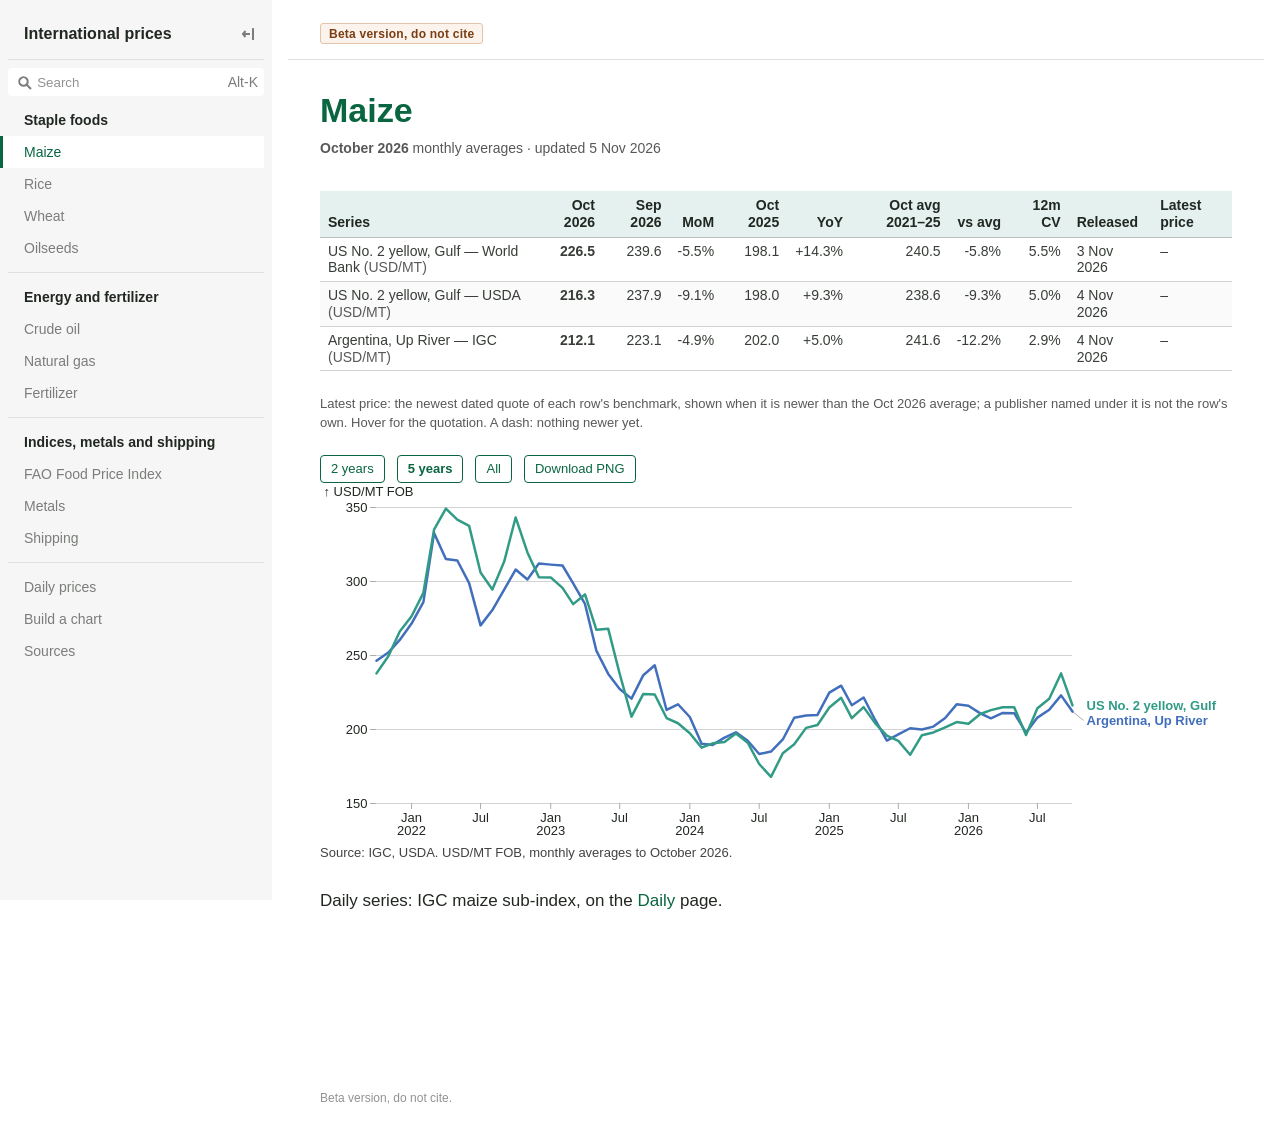
<file: maize.html>
<!DOCTYPE html>
<html>
<head>
<meta charset="utf-8">
<meta name="viewport" content="width=device-width, initial-scale=1, maximum-scale=1">
<meta name="generator" content="Observable Framework v1.13.4">
<title>Maize | International prices</title>
<link rel="preconnect" href="https://fonts.gstatic.com" crossorigin>
<link rel="preload" as="style" href="https://fonts.googleapis.com/css2?family=Source+Serif+4:ital,opsz,wght@0,8..60,200..900;1,8..60,200..900&amp;display=swap" crossorigin>
<link rel="preload" as="style" href="./_import/style.e41ddd15.css">
<link rel="stylesheet" type="text/css" href="https://fonts.googleapis.com/css2?family=Source+Serif+4:ital,opsz,wght@0,8..60,200..900;1,8..60,200..900&amp;display=swap" crossorigin>
<link rel="stylesheet" type="text/css" href="./_import/style.e41ddd15.css">
<link rel="modulepreload" href="./_observablehq/client.ffa9f503.js">
<link rel="modulepreload" href="./_observablehq/runtime.fa9f71c0.js">
<link rel="modulepreload" href="./_observablehq/stdlib.8ab8c2e4.js">
<link rel="modulepreload" href="./_import/components/commodity.c5b98da1.js">
<link rel="modulepreload" href="./_import/components/fonts.c333a4cd.js">
<link rel="modulepreload" href="./_import/components/format.6a7f54bb.js">
<link rel="modulepreload" href="./_import/components/priceChart.875ea7a3.js">
<link rel="modulepreload" href="./_import/components/latest.011583db.js">
<link rel="modulepreload" href="./_import/components/quoteTable.b9e78dae.js">
<link rel="modulepreload" href="./_npm/htl@1.0.0/11521f02.js">
<link rel="modulepreload" href="./_import/components/chartData.f71c7d5a.js">
<link rel="modulepreload" href="./_import/components/chartLayout.7e1b50ab.js">
<link rel="modulepreload" href="./_import/components/png.b4abaf25.js">
<link rel="modulepreload" href="./_npm/@observablehq/plot@0.6.19/2e9f152c.js">
<link rel="modulepreload" href="./_npm/apache-arrow@21.2.0/63b06f0b.js">
<link rel="modulepreload" href="./_npm/parquet-wasm@0.9.0/bd2cf640.js">
<link rel="modulepreload" href="./_npm/d3@7.9.2/172963d6.js">
<link rel="modulepreload" href="./_npm/tslib@2.9.1/2dc082bf.js">
<link rel="modulepreload" href="./_npm/flatbuffers@25.9.23/c8db6147.js">
<link rel="modulepreload" href="./_npm/d3-array@3.2.5/52d144d7.js">
<link rel="modulepreload" href="./_npm/d3-axis@3.0.1/c0e5fbdf.js">
<link rel="modulepreload" href="./_npm/d3-brush@3.0.1/321ca391.js">
<link rel="modulepreload" href="./_npm/d3-chord@3.0.2/468a53d3.js">
<link rel="modulepreload" href="./_npm/d3-color@3.1.1/91613843.js">
<link rel="modulepreload" href="./_npm/d3-contour@4.0.3/8e79d948.js">
<link rel="modulepreload" href="./_npm/d3-delaunay@6.0.6/d6c84ddb.js">
<link rel="modulepreload" href="./_npm/d3-dispatch@3.0.2/a70bd0ef.js">
<link rel="modulepreload" href="./_npm/d3-drag@3.0.1/47229f37.js">
<link rel="modulepreload" href="./_npm/d3-dsv@3.0.2/4a4147a2.js">
<link rel="modulepreload" href="./_npm/d3-ease@3.0.2/ca4f77fd.js">
<link rel="modulepreload" href="./_npm/d3-fetch@3.0.2/eef84249.js">
<link rel="modulepreload" href="./_npm/d3-force@3.0.1/c1b23a7b.js">
<link rel="modulepreload" href="./_npm/d3-format@3.1.3/b1442952.js">
<link rel="modulepreload" href="./_npm/d3-geo@3.1.2/e07dc79e.js">
<link rel="modulepreload" href="./_npm/d3-hierarchy@3.1.3/d3b0a1aa.js">
<link rel="modulepreload" href="./_npm/d3-interpolate@3.0.2/6de199be.js">
<link rel="modulepreload" href="./_npm/d3-path@3.1.1/9eb769d3.js">
<link rel="modulepreload" href="./_npm/d3-polygon@3.0.2/93595b54.js">
<link rel="modulepreload" href="./_npm/d3-quadtree@3.0.2/80bafd54.js">
<link rel="modulepreload" href="./_npm/d3-random@3.0.2/8bf3f736.js">
<link rel="modulepreload" href="./_npm/d3-scale@4.0.3/d15d690b.js">
<link rel="modulepreload" href="./_npm/d3-scale-chromatic@3.1.1/287966da.js">
<link rel="modulepreload" href="./_npm/d3-selection@3.0.1/c4158eb5.js">
<link rel="modulepreload" href="./_npm/d3-shape@3.2.1/a41eab18.js">
<link rel="modulepreload" href="./_npm/d3-time@3.1.1/acaa76bc.js">
<link rel="modulepreload" href="./_npm/d3-time-format@4.1.1/d561e9cd.js">
<link rel="modulepreload" href="./_npm/d3-timer@3.0.2/ea7e7cf7.js">
<link rel="modulepreload" href="./_npm/d3-transition@3.0.2/f861168f.js">
<link rel="modulepreload" href="./_npm/d3-zoom@3.0.1/c1f09323.js">
<link rel="icon" href="data:,"><meta name="robots" content="noindex">
<script type="module">

import {define} from "./_observablehq/client.ffa9f503.js";
import {registerFile} from "./_observablehq/stdlib.8ab8c2e4.js";

registerFile("./data/latest.parquet", {"name":"./data/latest.parquet","path":"./_file/data/latest.391e4355.parquet","lastModified":1795818131497,"size":2697});
registerFile("./data/monthly/history.parquet", {"name":"./data/monthly/history.parquet","path":"./_file/data/monthly/history.f1e7b287.parquet","lastModified":1795818105686,"size":44986});
registerFile("./data/monthly/meta.json", {"name":"./data/monthly/meta.json","mimeType":"application/json","path":"./_file/data/monthly/meta.40316b63.json","lastModified":1795818105686,"size":310});
registerFile("./data/monthly/prices.parquet", {"name":"./data/monthly/prices.parquet","path":"./_file/data/monthly/prices.1fbb682c.parquet","lastModified":1795818105686,"size":10713});
registerFile("./fonts/OpenSans-Bold.ttf", {"name":"./fonts/OpenSans-Bold.ttf","mimeType":"font/ttf","path":"./_file/fonts/OpenSans-Bold.5894a364.ttf","lastModified":1795818105687,"size":224592});
registerFile("./fonts/OpenSans-Italic.ttf", {"name":"./fonts/OpenSans-Italic.ttf","mimeType":"font/ttf","path":"./_file/fonts/OpenSans-Italic.a54dc848.ttf","lastModified":1795818105688,"size":212896});
registerFile("./fonts/OpenSans-Regular.ttf", {"name":"./fonts/OpenSans-Regular.ttf","mimeType":"font/ttf","path":"./_file/fonts/OpenSans-Regular.e64e508b.ttf","lastModified":1795818105688,"size":217360});

define({id: "b95cef79", inputs: ["FileAttachment"], outputs: ["commodityPage","prices","history","meta","latest"], body: async (FileAttachment) => {
const {commodityPage} = await import("./_import/components/commodity.c5b98da1.js");
const prices = FileAttachment("./data/monthly/prices.parquet").parquet();
const history = FileAttachment("./data/monthly/history.parquet").parquet();
const meta = FileAttachment("./data/monthly/meta.json").json();
const latest = FileAttachment("./data/latest.parquet").parquet();
return {commodityPage,prices,history,meta,latest};
}});

define({id: "abd442a9", inputs: ["display","commodityPage","prices","history","meta","latest","width"], outputs: ["config"], body: (display,commodityPage,prices,history,meta,latest,width) => {
const config = {
  "sections": [
    "MAIZE"
  ],
  "charts": [
    {
      "fids": [
        "F-MAIZE-ARG",
        "F-MAIZE-USGULF"
      ],
      "unit": "USD/MT FOB",
      "filename": "maize_export_prices"
    }
  ]
};
display(commodityPage({...config, prices, history, meta, latest, width}));
return {config};
}});

</script>
</head>
<body>
<input id="observablehq-sidebar-toggle" type="checkbox" title="Toggle sidebar">
<label id="observablehq-sidebar-backdrop" for="observablehq-sidebar-toggle"></label>
<nav id="observablehq-sidebar">
  <ol>
    <label id="observablehq-sidebar-close" for="observablehq-sidebar-toggle"></label>
    <li class="observablehq-link"><a href="./">International prices</a></li>
  </ol>
  <div id="observablehq-search"><input type="search" placeholder="Search"></div>
  <div id="observablehq-search-results"></div>
  <script>{const o=document.querySelector("#observablehq-search");o.setAttribute("data-shortcut",`${/Mac|iPhone/.test(navigator.platform)?"\u2318":"Alt-"}K`);const t=o.querySelector("input"),r=()=>import("./_observablehq/search.5240df30.js");t.addEventListener("focus",r,{once:!0}),t.addEventListener("keydown",r,{once:!0});const c=document.querySelector("#observablehq-sidebar-toggle");addEventListener("keydown",e=>{(e.code==="KeyK"&&e.metaKey&&!e.altKey&&!e.ctrlKey||e.key==="/"&&!e.metaKey&&!e.altKey&&!e.ctrlKey&&e.target===document.body)&&(c.checked?t.focus():(c.click(),t.focus(),c.click()),t.select(),e.preventDefault())});}</script>
  <section class="observablehq-section-active">
    <summary>Staple foods</summary>
    <ol>
    <li class="observablehq-link observablehq-link-active"><a href="./maize">Maize</a></li>
    <li class="observablehq-link"><a href="./rice">Rice</a></li>
    <li class="observablehq-link"><a href="./wheat">Wheat</a></li>
    <li class="observablehq-link"><a href="./oilseeds">Oilseeds</a></li>
    </ol>
  </section>
  <section>
    <summary>Energy and fertilizer</summary>
    <ol>
    <li class="observablehq-link"><a href="./crude-oil">Crude oil</a></li>
    <li class="observablehq-link"><a href="./natural-gas">Natural gas</a></li>
    <li class="observablehq-link"><a href="./fertilizer">Fertilizer</a></li>
    </ol>
  </section>
  <section>
    <summary>Indices, metals and shipping</summary>
    <ol>
    <li class="observablehq-link"><a href="./food-price-index">FAO Food Price Index</a></li>
    <li class="observablehq-link"><a href="./metals">Metals</a></li>
    <li class="observablehq-link"><a href="./shipping">Shipping</a></li>
    </ol>
  </section>
  <ol>
    <li class="observablehq-link"><a href="./daily">Daily prices</a></li>
    <li class="observablehq-link"><a href="./build">Build a chart</a></li>
    <li class="observablehq-link"><a href="./sources">Sources</a></li>
  </ol>
</nav>
<script>{const e=document.querySelector("#observablehq-sidebar"),o=document.querySelector("#observablehq-sidebar-toggle"),r=sessionStorage.getItem("observablehq-sidebar");r?o.checked=r==="true":o.indeterminate=!0;for(const t of document.querySelectorAll("#observablehq-sidebar summary")){const s=t.parentElement;switch(sessionStorage.getItem(`observablehq-sidebar:${t.textContent}`)){case"true":s.open=!0;break;case"false":s.classList.contains("observablehq-section-active")||(s.open=!1);break}}addEventListener("beforeunload",()=>sessionStorage.setItem("observablehq-sidebar-scrolly",`${e.scrollTop}`));const a=sessionStorage.getItem("observablehq-sidebar-scrolly");a!=null&&(e.style.cssText="overflow: hidden;",e.scrollTop=+a,e.style.cssText="");}</script>
<div id="observablehq-center">
<header id="observablehq-header">
<span class="beta-tag">Beta version, do not cite</span>
</header>
<main id="observablehq-main" class="observablehq">
<h1 id="maize" tabindex="-1"><a class="observablehq-header-anchor" href="#maize">Maize</a></h1>
<div class="observablehq observablehq--block"><!--:b95cef79:--></div>
<div class="observablehq observablehq--block"><!--:abd442a9:--></div>
<p>Daily series: IGC maize sub-index, on the <a href="./daily">Daily</a> page.</p>
</main>
<footer id="observablehq-footer">
<div>Beta version, do not cite.</div>
</footer>
</div>
</body>
</html>
</file>
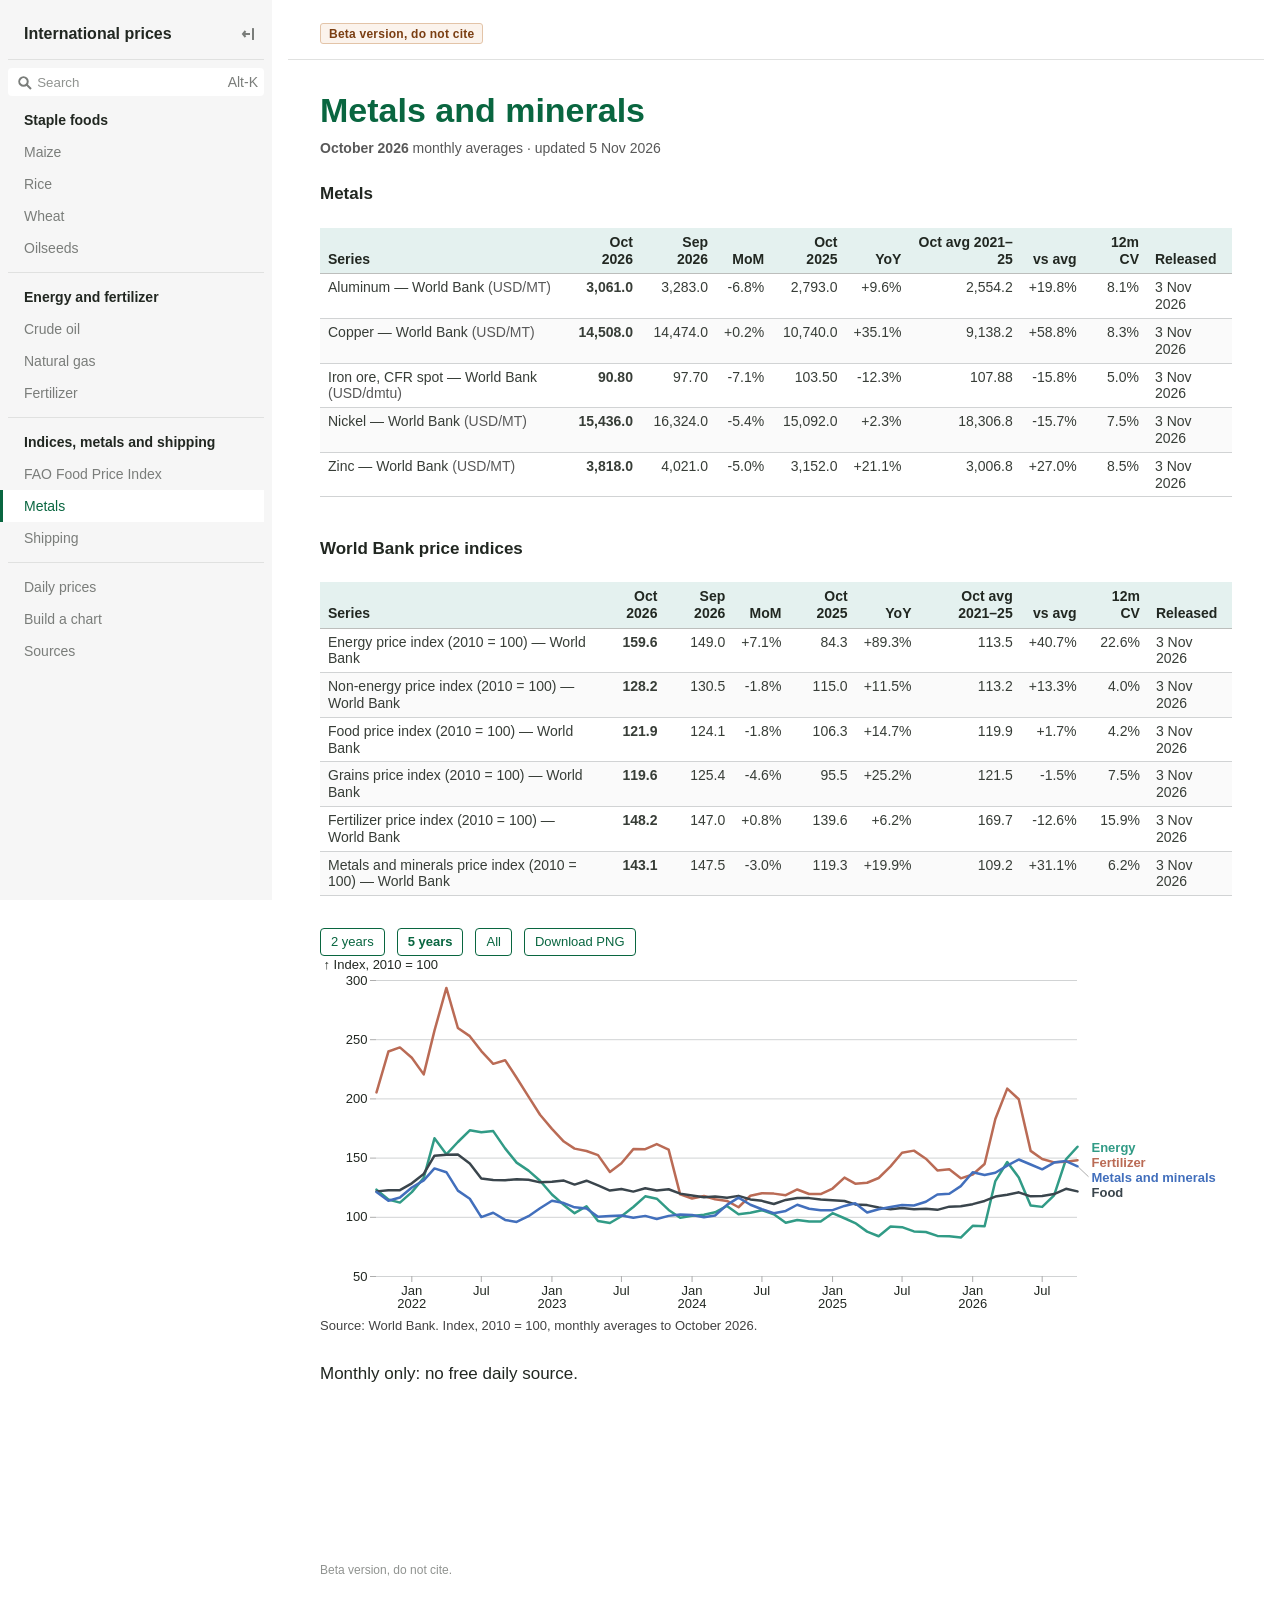
<file: metals.html>
<!DOCTYPE html>
<html>
<head>
<meta charset="utf-8">
<meta name="viewport" content="width=device-width, initial-scale=1, maximum-scale=1">
<meta name="generator" content="Observable Framework v1.13.4">
<title>Metals and minerals | International prices</title>
<link rel="preconnect" href="https://fonts.gstatic.com" crossorigin>
<link rel="preload" as="style" href="https://fonts.googleapis.com/css2?family=Source+Serif+4:ital,opsz,wght@0,8..60,200..900;1,8..60,200..900&amp;display=swap" crossorigin>
<link rel="preload" as="style" href="./_import/style.e41ddd15.css">
<link rel="stylesheet" type="text/css" href="https://fonts.googleapis.com/css2?family=Source+Serif+4:ital,opsz,wght@0,8..60,200..900;1,8..60,200..900&amp;display=swap" crossorigin>
<link rel="stylesheet" type="text/css" href="./_import/style.e41ddd15.css">
<link rel="modulepreload" href="./_observablehq/client.ffa9f503.js">
<link rel="modulepreload" href="./_observablehq/runtime.fa9f71c0.js">
<link rel="modulepreload" href="./_observablehq/stdlib.8ab8c2e4.js">
<link rel="modulepreload" href="./_import/components/commodity.c5b98da1.js">
<link rel="modulepreload" href="./_import/components/fonts.c333a4cd.js">
<link rel="modulepreload" href="./_import/components/format.6a7f54bb.js">
<link rel="modulepreload" href="./_import/components/priceChart.875ea7a3.js">
<link rel="modulepreload" href="./_import/components/latest.011583db.js">
<link rel="modulepreload" href="./_import/components/quoteTable.b9e78dae.js">
<link rel="modulepreload" href="./_npm/htl@1.0.0/11521f02.js">
<link rel="modulepreload" href="./_import/components/chartData.f71c7d5a.js">
<link rel="modulepreload" href="./_import/components/chartLayout.7e1b50ab.js">
<link rel="modulepreload" href="./_import/components/png.b4abaf25.js">
<link rel="modulepreload" href="./_npm/@observablehq/plot@0.6.19/2e9f152c.js">
<link rel="modulepreload" href="./_npm/apache-arrow@21.2.0/63b06f0b.js">
<link rel="modulepreload" href="./_npm/parquet-wasm@0.9.0/bd2cf640.js">
<link rel="modulepreload" href="./_npm/d3@7.9.2/172963d6.js">
<link rel="modulepreload" href="./_npm/tslib@2.9.1/2dc082bf.js">
<link rel="modulepreload" href="./_npm/flatbuffers@25.9.23/c8db6147.js">
<link rel="modulepreload" href="./_npm/d3-array@3.2.5/52d144d7.js">
<link rel="modulepreload" href="./_npm/d3-axis@3.0.1/c0e5fbdf.js">
<link rel="modulepreload" href="./_npm/d3-brush@3.0.1/321ca391.js">
<link rel="modulepreload" href="./_npm/d3-chord@3.0.2/468a53d3.js">
<link rel="modulepreload" href="./_npm/d3-color@3.1.1/91613843.js">
<link rel="modulepreload" href="./_npm/d3-contour@4.0.3/8e79d948.js">
<link rel="modulepreload" href="./_npm/d3-delaunay@6.0.6/d6c84ddb.js">
<link rel="modulepreload" href="./_npm/d3-dispatch@3.0.2/a70bd0ef.js">
<link rel="modulepreload" href="./_npm/d3-drag@3.0.1/47229f37.js">
<link rel="modulepreload" href="./_npm/d3-dsv@3.0.2/4a4147a2.js">
<link rel="modulepreload" href="./_npm/d3-ease@3.0.2/ca4f77fd.js">
<link rel="modulepreload" href="./_npm/d3-fetch@3.0.2/eef84249.js">
<link rel="modulepreload" href="./_npm/d3-force@3.0.1/c1b23a7b.js">
<link rel="modulepreload" href="./_npm/d3-format@3.1.3/b1442952.js">
<link rel="modulepreload" href="./_npm/d3-geo@3.1.2/e07dc79e.js">
<link rel="modulepreload" href="./_npm/d3-hierarchy@3.1.3/d3b0a1aa.js">
<link rel="modulepreload" href="./_npm/d3-interpolate@3.0.2/6de199be.js">
<link rel="modulepreload" href="./_npm/d3-path@3.1.1/9eb769d3.js">
<link rel="modulepreload" href="./_npm/d3-polygon@3.0.2/93595b54.js">
<link rel="modulepreload" href="./_npm/d3-quadtree@3.0.2/80bafd54.js">
<link rel="modulepreload" href="./_npm/d3-random@3.0.2/8bf3f736.js">
<link rel="modulepreload" href="./_npm/d3-scale@4.0.3/d15d690b.js">
<link rel="modulepreload" href="./_npm/d3-scale-chromatic@3.1.1/287966da.js">
<link rel="modulepreload" href="./_npm/d3-selection@3.0.1/c4158eb5.js">
<link rel="modulepreload" href="./_npm/d3-shape@3.2.1/a41eab18.js">
<link rel="modulepreload" href="./_npm/d3-time@3.1.1/acaa76bc.js">
<link rel="modulepreload" href="./_npm/d3-time-format@4.1.1/d561e9cd.js">
<link rel="modulepreload" href="./_npm/d3-timer@3.0.2/ea7e7cf7.js">
<link rel="modulepreload" href="./_npm/d3-transition@3.0.2/f861168f.js">
<link rel="modulepreload" href="./_npm/d3-zoom@3.0.1/c1f09323.js">
<link rel="icon" href="data:,"><meta name="robots" content="noindex">
<script type="module">

import {define} from "./_observablehq/client.ffa9f503.js";
import {registerFile} from "./_observablehq/stdlib.8ab8c2e4.js";

registerFile("./data/latest.parquet", {"name":"./data/latest.parquet","path":"./_file/data/latest.391e4355.parquet","lastModified":1795818131497,"size":2697});
registerFile("./data/monthly/history.parquet", {"name":"./data/monthly/history.parquet","path":"./_file/data/monthly/history.f1e7b287.parquet","lastModified":1795818105686,"size":44986});
registerFile("./data/monthly/meta.json", {"name":"./data/monthly/meta.json","mimeType":"application/json","path":"./_file/data/monthly/meta.40316b63.json","lastModified":1795818105686,"size":310});
registerFile("./data/monthly/prices.parquet", {"name":"./data/monthly/prices.parquet","path":"./_file/data/monthly/prices.1fbb682c.parquet","lastModified":1795818105686,"size":10713});
registerFile("./fonts/OpenSans-Bold.ttf", {"name":"./fonts/OpenSans-Bold.ttf","mimeType":"font/ttf","path":"./_file/fonts/OpenSans-Bold.5894a364.ttf","lastModified":1795818105687,"size":224592});
registerFile("./fonts/OpenSans-Italic.ttf", {"name":"./fonts/OpenSans-Italic.ttf","mimeType":"font/ttf","path":"./_file/fonts/OpenSans-Italic.a54dc848.ttf","lastModified":1795818105688,"size":212896});
registerFile("./fonts/OpenSans-Regular.ttf", {"name":"./fonts/OpenSans-Regular.ttf","mimeType":"font/ttf","path":"./_file/fonts/OpenSans-Regular.e64e508b.ttf","lastModified":1795818105688,"size":217360});

define({id: "b95cef79", inputs: ["FileAttachment"], outputs: ["commodityPage","prices","history","meta","latest"], body: async (FileAttachment) => {
const {commodityPage} = await import("./_import/components/commodity.c5b98da1.js");
const prices = FileAttachment("./data/monthly/prices.parquet").parquet();
const history = FileAttachment("./data/monthly/history.parquet").parquet();
const meta = FileAttachment("./data/monthly/meta.json").json();
const latest = FileAttachment("./data/latest.parquet").parquet();
return {commodityPage,prices,history,meta,latest};
}});

define({id: "4c2f8537", inputs: ["display","commodityPage","prices","history","meta","latest","width"], outputs: ["config"], body: (display,commodityPage,prices,history,meta,latest,width) => {
const config = {
  "sections": [
    "METALS",
    "WBINDEX"
  ],
  "tables": [
    {"sections": ["METALS"], "caption": "Metals"},
    {"sections": ["WBINDEX"], "caption": "World Bank price indices"}
  ],
  "charts": [
    {
      "fids": [
        "F-WBINDEX-METALS",
        "F-WBINDEX-ENERGY",
        "F-WBINDEX-FOOD",
        "F-WBINDEX-FERT"
      ],
      "unit": "Index, 2010 = 100",
      "filename": "world_bank_indices"
    }
  ]
};
display(commodityPage({...config, prices, history, meta, latest, width}));
return {config};
}});

</script>
</head>
<body>
<input id="observablehq-sidebar-toggle" type="checkbox" title="Toggle sidebar">
<label id="observablehq-sidebar-backdrop" for="observablehq-sidebar-toggle"></label>
<nav id="observablehq-sidebar">
  <ol>
    <label id="observablehq-sidebar-close" for="observablehq-sidebar-toggle"></label>
    <li class="observablehq-link"><a href="./">International prices</a></li>
  </ol>
  <div id="observablehq-search"><input type="search" placeholder="Search"></div>
  <div id="observablehq-search-results"></div>
  <script>{const o=document.querySelector("#observablehq-search");o.setAttribute("data-shortcut",`${/Mac|iPhone/.test(navigator.platform)?"\u2318":"Alt-"}K`);const t=o.querySelector("input"),r=()=>import("./_observablehq/search.5240df30.js");t.addEventListener("focus",r,{once:!0}),t.addEventListener("keydown",r,{once:!0});const c=document.querySelector("#observablehq-sidebar-toggle");addEventListener("keydown",e=>{(e.code==="KeyK"&&e.metaKey&&!e.altKey&&!e.ctrlKey||e.key==="/"&&!e.metaKey&&!e.altKey&&!e.ctrlKey&&e.target===document.body)&&(c.checked?t.focus():(c.click(),t.focus(),c.click()),t.select(),e.preventDefault())});}</script>
  <section>
    <summary>Staple foods</summary>
    <ol>
    <li class="observablehq-link"><a href="./maize">Maize</a></li>
    <li class="observablehq-link"><a href="./rice">Rice</a></li>
    <li class="observablehq-link"><a href="./wheat">Wheat</a></li>
    <li class="observablehq-link"><a href="./oilseeds">Oilseeds</a></li>
    </ol>
  </section>
  <section>
    <summary>Energy and fertilizer</summary>
    <ol>
    <li class="observablehq-link"><a href="./crude-oil">Crude oil</a></li>
    <li class="observablehq-link"><a href="./natural-gas">Natural gas</a></li>
    <li class="observablehq-link"><a href="./fertilizer">Fertilizer</a></li>
    </ol>
  </section>
  <section class="observablehq-section-active">
    <summary>Indices, metals and shipping</summary>
    <ol>
    <li class="observablehq-link"><a href="./food-price-index">FAO Food Price Index</a></li>
    <li class="observablehq-link observablehq-link-active"><a href="./metals">Metals</a></li>
    <li class="observablehq-link"><a href="./shipping">Shipping</a></li>
    </ol>
  </section>
  <ol>
    <li class="observablehq-link"><a href="./daily">Daily prices</a></li>
    <li class="observablehq-link"><a href="./build">Build a chart</a></li>
    <li class="observablehq-link"><a href="./sources">Sources</a></li>
  </ol>
</nav>
<script>{const e=document.querySelector("#observablehq-sidebar"),o=document.querySelector("#observablehq-sidebar-toggle"),r=sessionStorage.getItem("observablehq-sidebar");r?o.checked=r==="true":o.indeterminate=!0;for(const t of document.querySelectorAll("#observablehq-sidebar summary")){const s=t.parentElement;switch(sessionStorage.getItem(`observablehq-sidebar:${t.textContent}`)){case"true":s.open=!0;break;case"false":s.classList.contains("observablehq-section-active")||(s.open=!1);break}}addEventListener("beforeunload",()=>sessionStorage.setItem("observablehq-sidebar-scrolly",`${e.scrollTop}`));const a=sessionStorage.getItem("observablehq-sidebar-scrolly");a!=null&&(e.style.cssText="overflow: hidden;",e.scrollTop=+a,e.style.cssText="");}</script>
<div id="observablehq-center">
<header id="observablehq-header">
<span class="beta-tag">Beta version, do not cite</span>
</header>
<main id="observablehq-main" class="observablehq">
<h1 id="metals-and-minerals" tabindex="-1"><a class="observablehq-header-anchor" href="#metals-and-minerals">Metals and minerals</a></h1>
<div class="observablehq observablehq--block"><!--:b95cef79:--></div>
<div class="observablehq observablehq--block"><!--:4c2f8537:--></div>
<p>Monthly only: no free daily source.</p>
</main>
<footer id="observablehq-footer">
<div>Beta version, do not cite.</div>
</footer>
</div>
</body>
</html>
</file>
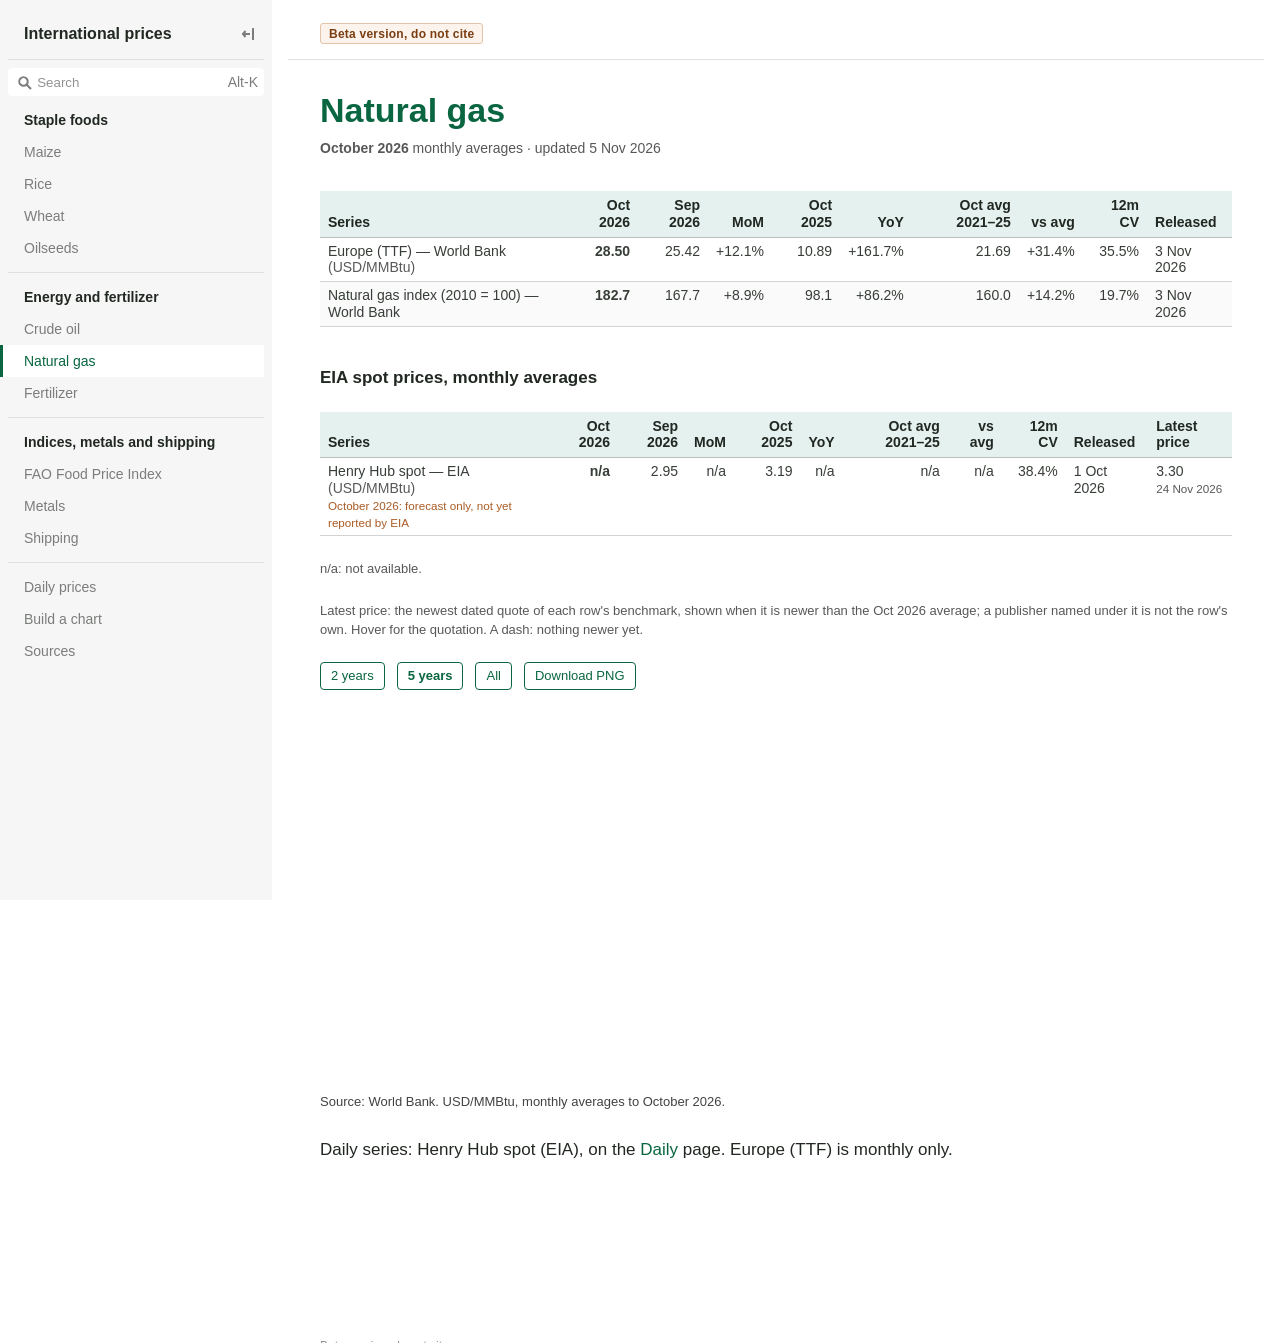
<file: natural-gas.html>
<!DOCTYPE html>
<html>
<head>
<meta charset="utf-8">
<meta name="viewport" content="width=device-width, initial-scale=1, maximum-scale=1">
<meta name="generator" content="Observable Framework v1.13.4">
<title>Natural gas | International prices</title>
<link rel="preconnect" href="https://fonts.gstatic.com" crossorigin>
<link rel="preload" as="style" href="https://fonts.googleapis.com/css2?family=Source+Serif+4:ital,opsz,wght@0,8..60,200..900;1,8..60,200..900&amp;display=swap" crossorigin>
<link rel="preload" as="style" href="./_import/style.e41ddd15.css">
<link rel="stylesheet" type="text/css" href="https://fonts.googleapis.com/css2?family=Source+Serif+4:ital,opsz,wght@0,8..60,200..900;1,8..60,200..900&amp;display=swap" crossorigin>
<link rel="stylesheet" type="text/css" href="./_import/style.e41ddd15.css">
<link rel="modulepreload" href="./_observablehq/client.ffa9f503.js">
<link rel="modulepreload" href="./_observablehq/runtime.fa9f71c0.js">
<link rel="modulepreload" href="./_observablehq/stdlib.8ab8c2e4.js">
<link rel="modulepreload" href="./_import/components/commodity.c5b98da1.js">
<link rel="modulepreload" href="./_import/components/fonts.c333a4cd.js">
<link rel="modulepreload" href="./_import/components/format.6a7f54bb.js">
<link rel="modulepreload" href="./_import/components/priceChart.875ea7a3.js">
<link rel="modulepreload" href="./_import/components/latest.011583db.js">
<link rel="modulepreload" href="./_import/components/quoteTable.b9e78dae.js">
<link rel="modulepreload" href="./_npm/htl@1.0.0/11521f02.js">
<link rel="modulepreload" href="./_import/components/chartData.f71c7d5a.js">
<link rel="modulepreload" href="./_import/components/chartLayout.7e1b50ab.js">
<link rel="modulepreload" href="./_import/components/png.b4abaf25.js">
<link rel="modulepreload" href="./_npm/@observablehq/plot@0.6.19/2e9f152c.js">
<link rel="modulepreload" href="./_npm/apache-arrow@21.2.0/63b06f0b.js">
<link rel="modulepreload" href="./_npm/parquet-wasm@0.9.0/bd2cf640.js">
<link rel="modulepreload" href="./_npm/d3@7.9.2/172963d6.js">
<link rel="modulepreload" href="./_npm/tslib@2.9.1/2dc082bf.js">
<link rel="modulepreload" href="./_npm/flatbuffers@25.9.23/c8db6147.js">
<link rel="modulepreload" href="./_npm/d3-array@3.2.5/52d144d7.js">
<link rel="modulepreload" href="./_npm/d3-axis@3.0.1/c0e5fbdf.js">
<link rel="modulepreload" href="./_npm/d3-brush@3.0.1/321ca391.js">
<link rel="modulepreload" href="./_npm/d3-chord@3.0.2/468a53d3.js">
<link rel="modulepreload" href="./_npm/d3-color@3.1.1/91613843.js">
<link rel="modulepreload" href="./_npm/d3-contour@4.0.3/8e79d948.js">
<link rel="modulepreload" href="./_npm/d3-delaunay@6.0.6/d6c84ddb.js">
<link rel="modulepreload" href="./_npm/d3-dispatch@3.0.2/a70bd0ef.js">
<link rel="modulepreload" href="./_npm/d3-drag@3.0.1/47229f37.js">
<link rel="modulepreload" href="./_npm/d3-dsv@3.0.2/4a4147a2.js">
<link rel="modulepreload" href="./_npm/d3-ease@3.0.2/ca4f77fd.js">
<link rel="modulepreload" href="./_npm/d3-fetch@3.0.2/eef84249.js">
<link rel="modulepreload" href="./_npm/d3-force@3.0.1/c1b23a7b.js">
<link rel="modulepreload" href="./_npm/d3-format@3.1.3/b1442952.js">
<link rel="modulepreload" href="./_npm/d3-geo@3.1.2/e07dc79e.js">
<link rel="modulepreload" href="./_npm/d3-hierarchy@3.1.3/d3b0a1aa.js">
<link rel="modulepreload" href="./_npm/d3-interpolate@3.0.2/6de199be.js">
<link rel="modulepreload" href="./_npm/d3-path@3.1.1/9eb769d3.js">
<link rel="modulepreload" href="./_npm/d3-polygon@3.0.2/93595b54.js">
<link rel="modulepreload" href="./_npm/d3-quadtree@3.0.2/80bafd54.js">
<link rel="modulepreload" href="./_npm/d3-random@3.0.2/8bf3f736.js">
<link rel="modulepreload" href="./_npm/d3-scale@4.0.3/d15d690b.js">
<link rel="modulepreload" href="./_npm/d3-scale-chromatic@3.1.1/287966da.js">
<link rel="modulepreload" href="./_npm/d3-selection@3.0.1/c4158eb5.js">
<link rel="modulepreload" href="./_npm/d3-shape@3.2.1/a41eab18.js">
<link rel="modulepreload" href="./_npm/d3-time@3.1.1/acaa76bc.js">
<link rel="modulepreload" href="./_npm/d3-time-format@4.1.1/d561e9cd.js">
<link rel="modulepreload" href="./_npm/d3-timer@3.0.2/ea7e7cf7.js">
<link rel="modulepreload" href="./_npm/d3-transition@3.0.2/f861168f.js">
<link rel="modulepreload" href="./_npm/d3-zoom@3.0.1/c1f09323.js">
<link rel="icon" href="data:,"><meta name="robots" content="noindex">
<script type="module">

import {define} from "./_observablehq/client.ffa9f503.js";
import {registerFile} from "./_observablehq/stdlib.8ab8c2e4.js";

registerFile("./data/latest.parquet", {"name":"./data/latest.parquet","path":"./_file/data/latest.391e4355.parquet","lastModified":1795818131497,"size":2697});
registerFile("./data/monthly/history.parquet", {"name":"./data/monthly/history.parquet","path":"./_file/data/monthly/history.f1e7b287.parquet","lastModified":1795818105686,"size":44986});
registerFile("./data/monthly/meta.json", {"name":"./data/monthly/meta.json","mimeType":"application/json","path":"./_file/data/monthly/meta.40316b63.json","lastModified":1795818105686,"size":310});
registerFile("./data/monthly/prices.parquet", {"name":"./data/monthly/prices.parquet","path":"./_file/data/monthly/prices.1fbb682c.parquet","lastModified":1795818105686,"size":10713});
registerFile("./fonts/OpenSans-Bold.ttf", {"name":"./fonts/OpenSans-Bold.ttf","mimeType":"font/ttf","path":"./_file/fonts/OpenSans-Bold.5894a364.ttf","lastModified":1795818105687,"size":224592});
registerFile("./fonts/OpenSans-Italic.ttf", {"name":"./fonts/OpenSans-Italic.ttf","mimeType":"font/ttf","path":"./_file/fonts/OpenSans-Italic.a54dc848.ttf","lastModified":1795818105688,"size":212896});
registerFile("./fonts/OpenSans-Regular.ttf", {"name":"./fonts/OpenSans-Regular.ttf","mimeType":"font/ttf","path":"./_file/fonts/OpenSans-Regular.e64e508b.ttf","lastModified":1795818105688,"size":217360});

define({id: "b95cef79", inputs: ["FileAttachment"], outputs: ["commodityPage","prices","history","meta","latest"], body: async (FileAttachment) => {
const {commodityPage} = await import("./_import/components/commodity.c5b98da1.js");
const prices = FileAttachment("./data/monthly/prices.parquet").parquet();
const history = FileAttachment("./data/monthly/history.parquet").parquet();
const meta = FileAttachment("./data/monthly/meta.json").json();
const latest = FileAttachment("./data/latest.parquet").parquet();
return {commodityPage,prices,history,meta,latest};
}});

define({id: "50f8e1b1", inputs: ["display","commodityPage","prices","history","meta","latest","width"], outputs: ["config"], body: (display,commodityPage,prices,history,meta,latest,width) => {
const config = {
  "sections": [
    "GAS"
  ],
  "charts": [
    {
      "fids": [
        "F-GAS-EUR"
      ],
      "unit": "USD/MMBtu",
      "filename": "natural_gas_europe"
    }
  ]
};
display(commodityPage({...config, prices, history, meta, latest, width}));
return {config};
}});

</script>
</head>
<body>
<input id="observablehq-sidebar-toggle" type="checkbox" title="Toggle sidebar">
<label id="observablehq-sidebar-backdrop" for="observablehq-sidebar-toggle"></label>
<nav id="observablehq-sidebar">
  <ol>
    <label id="observablehq-sidebar-close" for="observablehq-sidebar-toggle"></label>
    <li class="observablehq-link"><a href="./">International prices</a></li>
  </ol>
  <div id="observablehq-search"><input type="search" placeholder="Search"></div>
  <div id="observablehq-search-results"></div>
  <script>{const o=document.querySelector("#observablehq-search");o.setAttribute("data-shortcut",`${/Mac|iPhone/.test(navigator.platform)?"\u2318":"Alt-"}K`);const t=o.querySelector("input"),r=()=>import("./_observablehq/search.5240df30.js");t.addEventListener("focus",r,{once:!0}),t.addEventListener("keydown",r,{once:!0});const c=document.querySelector("#observablehq-sidebar-toggle");addEventListener("keydown",e=>{(e.code==="KeyK"&&e.metaKey&&!e.altKey&&!e.ctrlKey||e.key==="/"&&!e.metaKey&&!e.altKey&&!e.ctrlKey&&e.target===document.body)&&(c.checked?t.focus():(c.click(),t.focus(),c.click()),t.select(),e.preventDefault())});}</script>
  <section>
    <summary>Staple foods</summary>
    <ol>
    <li class="observablehq-link"><a href="./maize">Maize</a></li>
    <li class="observablehq-link"><a href="./rice">Rice</a></li>
    <li class="observablehq-link"><a href="./wheat">Wheat</a></li>
    <li class="observablehq-link"><a href="./oilseeds">Oilseeds</a></li>
    </ol>
  </section>
  <section class="observablehq-section-active">
    <summary>Energy and fertilizer</summary>
    <ol>
    <li class="observablehq-link"><a href="./crude-oil">Crude oil</a></li>
    <li class="observablehq-link observablehq-link-active"><a href="./natural-gas">Natural gas</a></li>
    <li class="observablehq-link"><a href="./fertilizer">Fertilizer</a></li>
    </ol>
  </section>
  <section>
    <summary>Indices, metals and shipping</summary>
    <ol>
    <li class="observablehq-link"><a href="./food-price-index">FAO Food Price Index</a></li>
    <li class="observablehq-link"><a href="./metals">Metals</a></li>
    <li class="observablehq-link"><a href="./shipping">Shipping</a></li>
    </ol>
  </section>
  <ol>
    <li class="observablehq-link"><a href="./daily">Daily prices</a></li>
    <li class="observablehq-link"><a href="./build">Build a chart</a></li>
    <li class="observablehq-link"><a href="./sources">Sources</a></li>
  </ol>
</nav>
<script>{const e=document.querySelector("#observablehq-sidebar"),o=document.querySelector("#observablehq-sidebar-toggle"),r=sessionStorage.getItem("observablehq-sidebar");r?o.checked=r==="true":o.indeterminate=!0;for(const t of document.querySelectorAll("#observablehq-sidebar summary")){const s=t.parentElement;switch(sessionStorage.getItem(`observablehq-sidebar:${t.textContent}`)){case"true":s.open=!0;break;case"false":s.classList.contains("observablehq-section-active")||(s.open=!1);break}}addEventListener("beforeunload",()=>sessionStorage.setItem("observablehq-sidebar-scrolly",`${e.scrollTop}`));const a=sessionStorage.getItem("observablehq-sidebar-scrolly");a!=null&&(e.style.cssText="overflow: hidden;",e.scrollTop=+a,e.style.cssText="");}</script>
<div id="observablehq-center">
<header id="observablehq-header">
<span class="beta-tag">Beta version, do not cite</span>
</header>
<main id="observablehq-main" class="observablehq">
<h1 id="natural-gas" tabindex="-1"><a class="observablehq-header-anchor" href="#natural-gas">Natural gas</a></h1>
<div class="observablehq observablehq--block"><!--:b95cef79:--></div>
<div class="observablehq observablehq--block"><!--:50f8e1b1:--></div>
<p>Daily series: Henry Hub spot (EIA), on the <a href="./daily">Daily</a> page. Europe (TTF) is monthly only.</p>
</main>
<footer id="observablehq-footer">
<div>Beta version, do not cite.</div>
</footer>
</div>
</body>
</html>
</file>
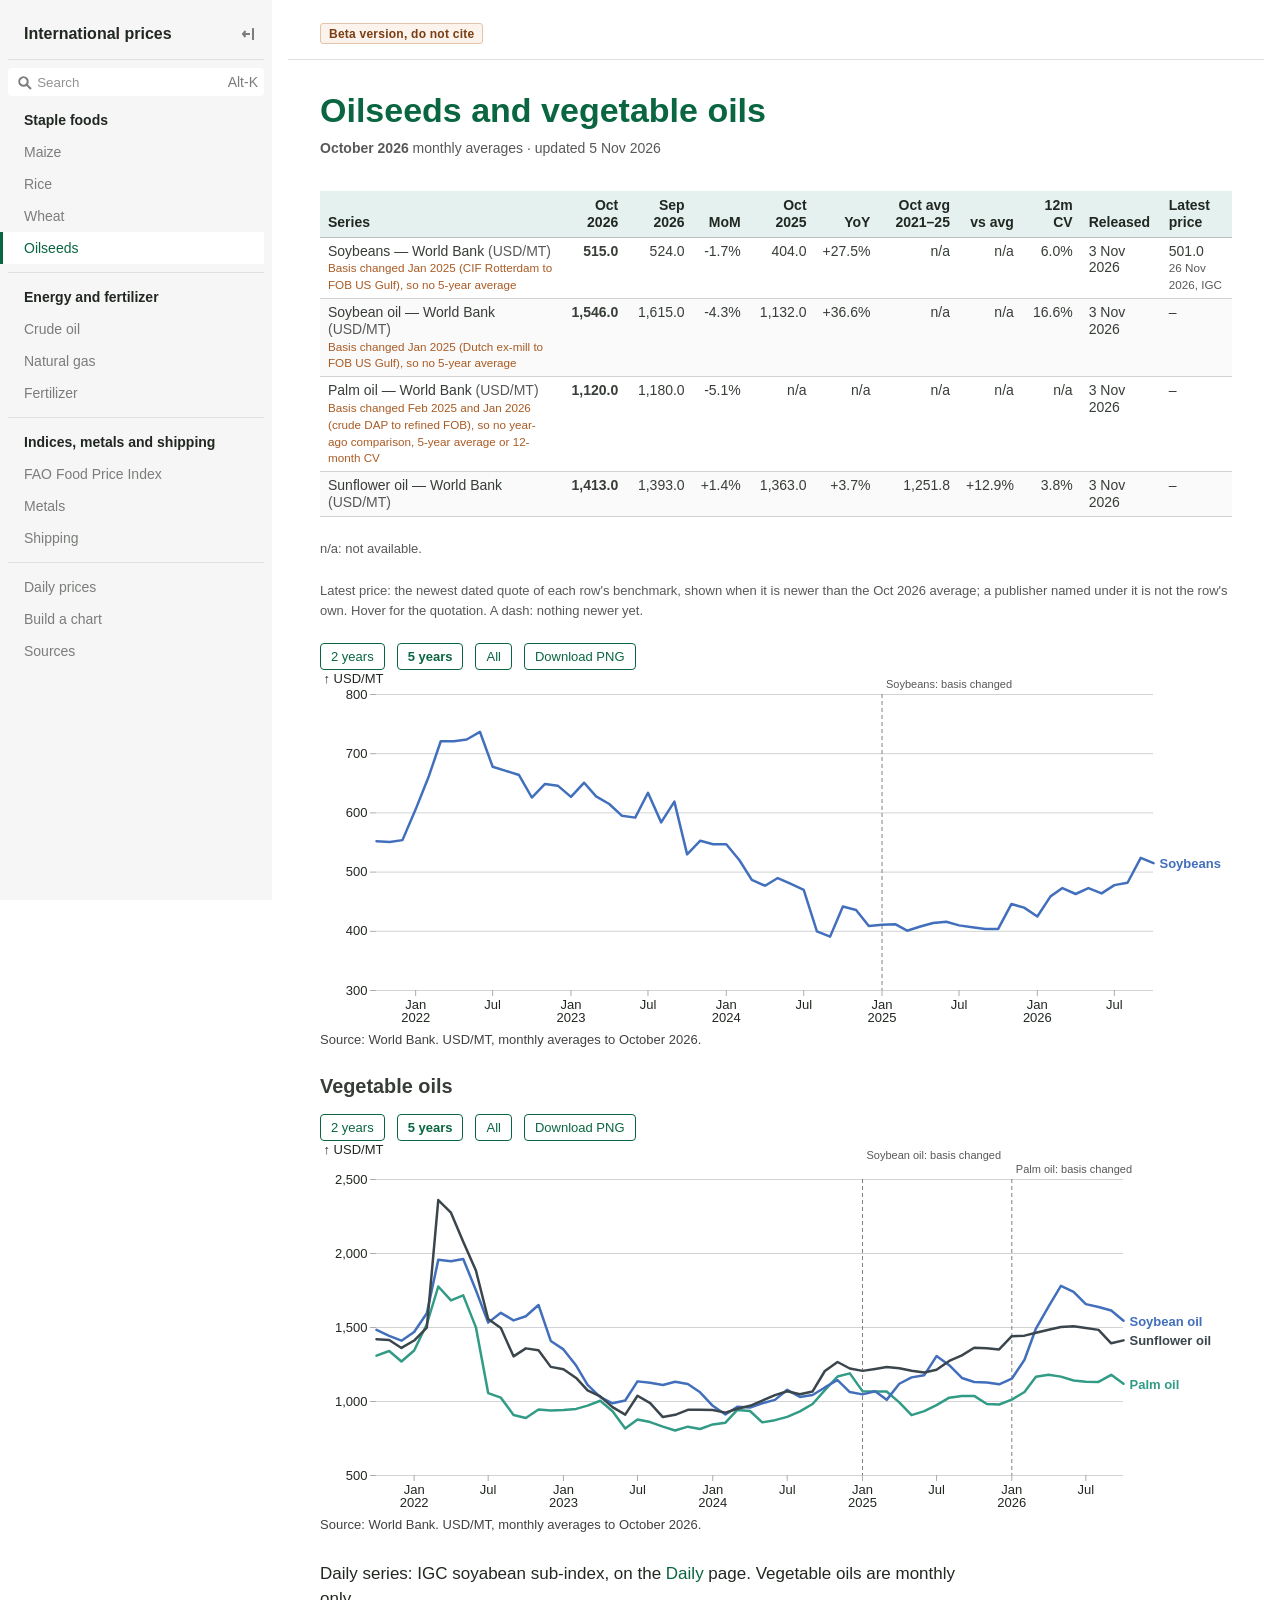
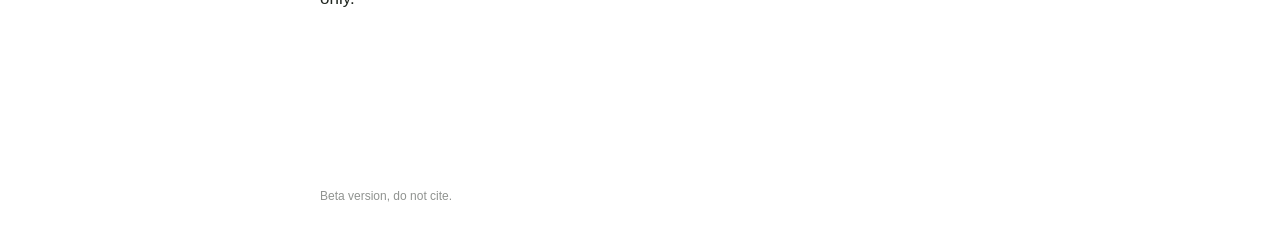
<file: oilseeds.html>
<!DOCTYPE html>
<html>
<head>
<meta charset="utf-8">
<meta name="viewport" content="width=device-width, initial-scale=1, maximum-scale=1">
<meta name="generator" content="Observable Framework v1.13.4">
<title>Oilseeds and vegetable oils | International prices</title>
<link rel="preconnect" href="https://fonts.gstatic.com" crossorigin>
<link rel="preload" as="style" href="https://fonts.googleapis.com/css2?family=Source+Serif+4:ital,opsz,wght@0,8..60,200..900;1,8..60,200..900&amp;display=swap" crossorigin>
<link rel="preload" as="style" href="./_import/style.e41ddd15.css">
<link rel="stylesheet" type="text/css" href="https://fonts.googleapis.com/css2?family=Source+Serif+4:ital,opsz,wght@0,8..60,200..900;1,8..60,200..900&amp;display=swap" crossorigin>
<link rel="stylesheet" type="text/css" href="./_import/style.e41ddd15.css">
<link rel="modulepreload" href="./_observablehq/client.ffa9f503.js">
<link rel="modulepreload" href="./_observablehq/runtime.fa9f71c0.js">
<link rel="modulepreload" href="./_observablehq/stdlib.8ab8c2e4.js">
<link rel="modulepreload" href="./_import/components/commodity.c5b98da1.js">
<link rel="modulepreload" href="./_import/components/fonts.c333a4cd.js">
<link rel="modulepreload" href="./_import/components/format.6a7f54bb.js">
<link rel="modulepreload" href="./_import/components/priceChart.875ea7a3.js">
<link rel="modulepreload" href="./_import/components/latest.011583db.js">
<link rel="modulepreload" href="./_import/components/quoteTable.b9e78dae.js">
<link rel="modulepreload" href="./_npm/htl@1.0.0/11521f02.js">
<link rel="modulepreload" href="./_import/components/chartData.f71c7d5a.js">
<link rel="modulepreload" href="./_import/components/chartLayout.7e1b50ab.js">
<link rel="modulepreload" href="./_import/components/png.b4abaf25.js">
<link rel="modulepreload" href="./_npm/@observablehq/plot@0.6.19/2e9f152c.js">
<link rel="modulepreload" href="./_npm/apache-arrow@21.2.0/63b06f0b.js">
<link rel="modulepreload" href="./_npm/parquet-wasm@0.9.0/bd2cf640.js">
<link rel="modulepreload" href="./_npm/d3@7.9.2/172963d6.js">
<link rel="modulepreload" href="./_npm/tslib@2.9.1/2dc082bf.js">
<link rel="modulepreload" href="./_npm/flatbuffers@25.9.23/c8db6147.js">
<link rel="modulepreload" href="./_npm/d3-array@3.2.5/52d144d7.js">
<link rel="modulepreload" href="./_npm/d3-axis@3.0.1/c0e5fbdf.js">
<link rel="modulepreload" href="./_npm/d3-brush@3.0.1/321ca391.js">
<link rel="modulepreload" href="./_npm/d3-chord@3.0.2/468a53d3.js">
<link rel="modulepreload" href="./_npm/d3-color@3.1.1/91613843.js">
<link rel="modulepreload" href="./_npm/d3-contour@4.0.3/8e79d948.js">
<link rel="modulepreload" href="./_npm/d3-delaunay@6.0.6/d6c84ddb.js">
<link rel="modulepreload" href="./_npm/d3-dispatch@3.0.2/a70bd0ef.js">
<link rel="modulepreload" href="./_npm/d3-drag@3.0.1/47229f37.js">
<link rel="modulepreload" href="./_npm/d3-dsv@3.0.2/4a4147a2.js">
<link rel="modulepreload" href="./_npm/d3-ease@3.0.2/ca4f77fd.js">
<link rel="modulepreload" href="./_npm/d3-fetch@3.0.2/eef84249.js">
<link rel="modulepreload" href="./_npm/d3-force@3.0.1/c1b23a7b.js">
<link rel="modulepreload" href="./_npm/d3-format@3.1.3/b1442952.js">
<link rel="modulepreload" href="./_npm/d3-geo@3.1.2/e07dc79e.js">
<link rel="modulepreload" href="./_npm/d3-hierarchy@3.1.3/d3b0a1aa.js">
<link rel="modulepreload" href="./_npm/d3-interpolate@3.0.2/6de199be.js">
<link rel="modulepreload" href="./_npm/d3-path@3.1.1/9eb769d3.js">
<link rel="modulepreload" href="./_npm/d3-polygon@3.0.2/93595b54.js">
<link rel="modulepreload" href="./_npm/d3-quadtree@3.0.2/80bafd54.js">
<link rel="modulepreload" href="./_npm/d3-random@3.0.2/8bf3f736.js">
<link rel="modulepreload" href="./_npm/d3-scale@4.0.3/d15d690b.js">
<link rel="modulepreload" href="./_npm/d3-scale-chromatic@3.1.1/287966da.js">
<link rel="modulepreload" href="./_npm/d3-selection@3.0.1/c4158eb5.js">
<link rel="modulepreload" href="./_npm/d3-shape@3.2.1/a41eab18.js">
<link rel="modulepreload" href="./_npm/d3-time@3.1.1/acaa76bc.js">
<link rel="modulepreload" href="./_npm/d3-time-format@4.1.1/d561e9cd.js">
<link rel="modulepreload" href="./_npm/d3-timer@3.0.2/ea7e7cf7.js">
<link rel="modulepreload" href="./_npm/d3-transition@3.0.2/f861168f.js">
<link rel="modulepreload" href="./_npm/d3-zoom@3.0.1/c1f09323.js">
<link rel="icon" href="data:,"><meta name="robots" content="noindex">
<script type="module">

import {define} from "./_observablehq/client.ffa9f503.js";
import {registerFile} from "./_observablehq/stdlib.8ab8c2e4.js";

registerFile("./data/latest.parquet", {"name":"./data/latest.parquet","path":"./_file/data/latest.391e4355.parquet","lastModified":1795818131497,"size":2697});
registerFile("./data/monthly/history.parquet", {"name":"./data/monthly/history.parquet","path":"./_file/data/monthly/history.f1e7b287.parquet","lastModified":1795818105686,"size":44986});
registerFile("./data/monthly/meta.json", {"name":"./data/monthly/meta.json","mimeType":"application/json","path":"./_file/data/monthly/meta.40316b63.json","lastModified":1795818105686,"size":310});
registerFile("./data/monthly/prices.parquet", {"name":"./data/monthly/prices.parquet","path":"./_file/data/monthly/prices.1fbb682c.parquet","lastModified":1795818105686,"size":10713});
registerFile("./fonts/OpenSans-Bold.ttf", {"name":"./fonts/OpenSans-Bold.ttf","mimeType":"font/ttf","path":"./_file/fonts/OpenSans-Bold.5894a364.ttf","lastModified":1795818105687,"size":224592});
registerFile("./fonts/OpenSans-Italic.ttf", {"name":"./fonts/OpenSans-Italic.ttf","mimeType":"font/ttf","path":"./_file/fonts/OpenSans-Italic.a54dc848.ttf","lastModified":1795818105688,"size":212896});
registerFile("./fonts/OpenSans-Regular.ttf", {"name":"./fonts/OpenSans-Regular.ttf","mimeType":"font/ttf","path":"./_file/fonts/OpenSans-Regular.e64e508b.ttf","lastModified":1795818105688,"size":217360});

define({id: "b95cef79", inputs: ["FileAttachment"], outputs: ["commodityPage","prices","history","meta","latest"], body: async (FileAttachment) => {
const {commodityPage} = await import("./_import/components/commodity.c5b98da1.js");
const prices = FileAttachment("./data/monthly/prices.parquet").parquet();
const history = FileAttachment("./data/monthly/history.parquet").parquet();
const meta = FileAttachment("./data/monthly/meta.json").json();
const latest = FileAttachment("./data/latest.parquet").parquet();
return {commodityPage,prices,history,meta,latest};
}});

define({id: "85cd601b", inputs: ["display","commodityPage","prices","history","meta","latest","width"], outputs: ["config"], body: (display,commodityPage,prices,history,meta,latest,width) => {
const config = {
  "sections": [
    "OILSEEDS"
  ],
  "charts": [
    {
      "fids": [
        "F-OILSEEDS-SOY"
      ],
      "unit": "USD/MT",
      "filename": "soybeans"
    },
    {
      "title": "Vegetable oils",
      "fids": [
        "F-OILSEEDS-SOYOIL",
        "F-OILSEEDS-PALM",
        "F-OILSEEDS-SUNOIL"
      ],
      "unit": "USD/MT",
      "filename": "vegetable_oils"
    }
  ]
};
display(commodityPage({...config, prices, history, meta, latest, width}));
return {config};
}});

</script>
</head>
<body>
<input id="observablehq-sidebar-toggle" type="checkbox" title="Toggle sidebar">
<label id="observablehq-sidebar-backdrop" for="observablehq-sidebar-toggle"></label>
<nav id="observablehq-sidebar">
  <ol>
    <label id="observablehq-sidebar-close" for="observablehq-sidebar-toggle"></label>
    <li class="observablehq-link"><a href="./">International prices</a></li>
  </ol>
  <div id="observablehq-search"><input type="search" placeholder="Search"></div>
  <div id="observablehq-search-results"></div>
  <script>{const o=document.querySelector("#observablehq-search");o.setAttribute("data-shortcut",`${/Mac|iPhone/.test(navigator.platform)?"\u2318":"Alt-"}K`);const t=o.querySelector("input"),r=()=>import("./_observablehq/search.5240df30.js");t.addEventListener("focus",r,{once:!0}),t.addEventListener("keydown",r,{once:!0});const c=document.querySelector("#observablehq-sidebar-toggle");addEventListener("keydown",e=>{(e.code==="KeyK"&&e.metaKey&&!e.altKey&&!e.ctrlKey||e.key==="/"&&!e.metaKey&&!e.altKey&&!e.ctrlKey&&e.target===document.body)&&(c.checked?t.focus():(c.click(),t.focus(),c.click()),t.select(),e.preventDefault())});}</script>
  <section class="observablehq-section-active">
    <summary>Staple foods</summary>
    <ol>
    <li class="observablehq-link"><a href="./maize">Maize</a></li>
    <li class="observablehq-link"><a href="./rice">Rice</a></li>
    <li class="observablehq-link"><a href="./wheat">Wheat</a></li>
    <li class="observablehq-link observablehq-link-active"><a href="./oilseeds">Oilseeds</a></li>
    </ol>
  </section>
  <section>
    <summary>Energy and fertilizer</summary>
    <ol>
    <li class="observablehq-link"><a href="./crude-oil">Crude oil</a></li>
    <li class="observablehq-link"><a href="./natural-gas">Natural gas</a></li>
    <li class="observablehq-link"><a href="./fertilizer">Fertilizer</a></li>
    </ol>
  </section>
  <section>
    <summary>Indices, metals and shipping</summary>
    <ol>
    <li class="observablehq-link"><a href="./food-price-index">FAO Food Price Index</a></li>
    <li class="observablehq-link"><a href="./metals">Metals</a></li>
    <li class="observablehq-link"><a href="./shipping">Shipping</a></li>
    </ol>
  </section>
  <ol>
    <li class="observablehq-link"><a href="./daily">Daily prices</a></li>
    <li class="observablehq-link"><a href="./build">Build a chart</a></li>
    <li class="observablehq-link"><a href="./sources">Sources</a></li>
  </ol>
</nav>
<script>{const e=document.querySelector("#observablehq-sidebar"),o=document.querySelector("#observablehq-sidebar-toggle"),r=sessionStorage.getItem("observablehq-sidebar");r?o.checked=r==="true":o.indeterminate=!0;for(const t of document.querySelectorAll("#observablehq-sidebar summary")){const s=t.parentElement;switch(sessionStorage.getItem(`observablehq-sidebar:${t.textContent}`)){case"true":s.open=!0;break;case"false":s.classList.contains("observablehq-section-active")||(s.open=!1);break}}addEventListener("beforeunload",()=>sessionStorage.setItem("observablehq-sidebar-scrolly",`${e.scrollTop}`));const a=sessionStorage.getItem("observablehq-sidebar-scrolly");a!=null&&(e.style.cssText="overflow: hidden;",e.scrollTop=+a,e.style.cssText="");}</script>
<div id="observablehq-center">
<header id="observablehq-header">
<span class="beta-tag">Beta version, do not cite</span>
</header>
<main id="observablehq-main" class="observablehq">
<h1 id="oilseeds-and-vegetable-oils" tabindex="-1"><a class="observablehq-header-anchor" href="#oilseeds-and-vegetable-oils">Oilseeds and vegetable oils</a></h1>
<div class="observablehq observablehq--block"><!--:b95cef79:--></div>
<div class="observablehq observablehq--block"><!--:85cd601b:--></div>
<p>Daily series: IGC soyabean sub-index, on the <a href="./daily">Daily</a> page. Vegetable oils are monthly only.</p>
</main>
<footer id="observablehq-footer">
<div>Beta version, do not cite.</div>
</footer>
</div>
</body>
</html>
</file>
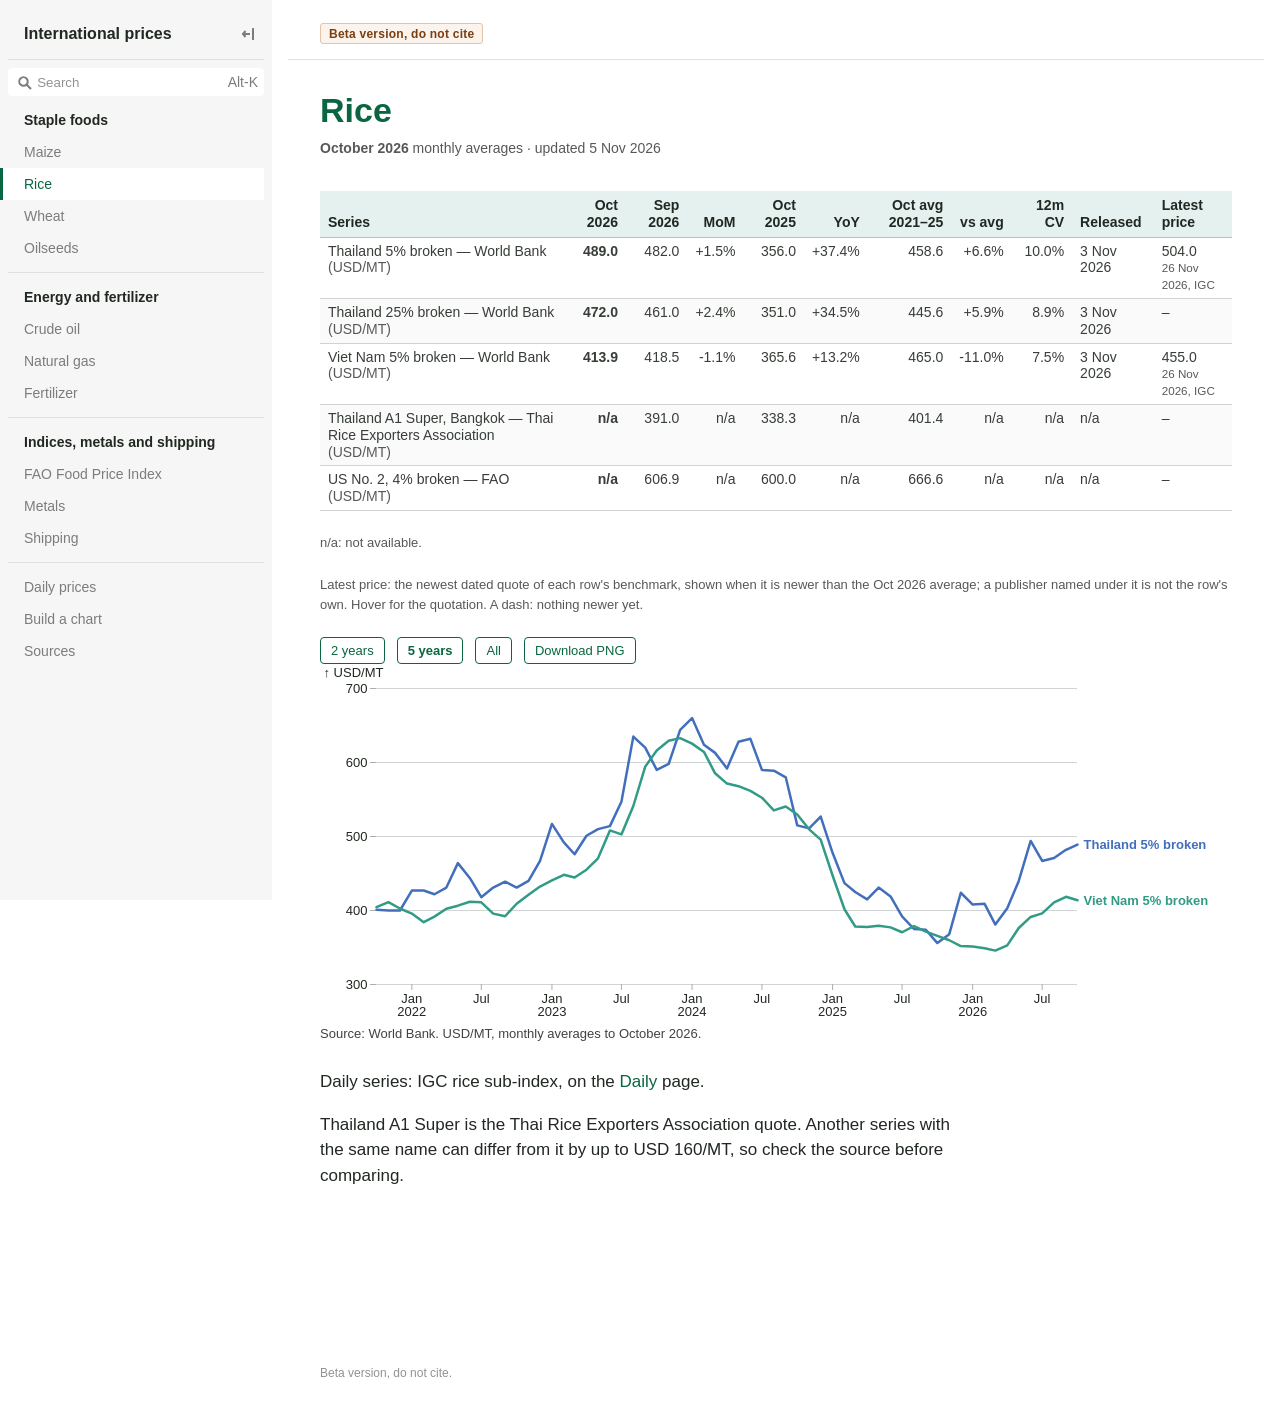
<file: rice.html>
<!DOCTYPE html>
<html>
<head>
<meta charset="utf-8">
<meta name="viewport" content="width=device-width, initial-scale=1, maximum-scale=1">
<meta name="generator" content="Observable Framework v1.13.4">
<title>Rice | International prices</title>
<link rel="preconnect" href="https://fonts.gstatic.com" crossorigin>
<link rel="preload" as="style" href="https://fonts.googleapis.com/css2?family=Source+Serif+4:ital,opsz,wght@0,8..60,200..900;1,8..60,200..900&amp;display=swap" crossorigin>
<link rel="preload" as="style" href="./_import/style.e41ddd15.css">
<link rel="stylesheet" type="text/css" href="https://fonts.googleapis.com/css2?family=Source+Serif+4:ital,opsz,wght@0,8..60,200..900;1,8..60,200..900&amp;display=swap" crossorigin>
<link rel="stylesheet" type="text/css" href="./_import/style.e41ddd15.css">
<link rel="modulepreload" href="./_observablehq/client.ffa9f503.js">
<link rel="modulepreload" href="./_observablehq/runtime.fa9f71c0.js">
<link rel="modulepreload" href="./_observablehq/stdlib.8ab8c2e4.js">
<link rel="modulepreload" href="./_import/components/commodity.c5b98da1.js">
<link rel="modulepreload" href="./_import/components/fonts.c333a4cd.js">
<link rel="modulepreload" href="./_import/components/format.6a7f54bb.js">
<link rel="modulepreload" href="./_import/components/priceChart.875ea7a3.js">
<link rel="modulepreload" href="./_import/components/latest.011583db.js">
<link rel="modulepreload" href="./_import/components/quoteTable.b9e78dae.js">
<link rel="modulepreload" href="./_npm/htl@1.0.0/11521f02.js">
<link rel="modulepreload" href="./_import/components/chartData.f71c7d5a.js">
<link rel="modulepreload" href="./_import/components/chartLayout.7e1b50ab.js">
<link rel="modulepreload" href="./_import/components/png.b4abaf25.js">
<link rel="modulepreload" href="./_npm/@observablehq/plot@0.6.19/2e9f152c.js">
<link rel="modulepreload" href="./_npm/apache-arrow@21.2.0/63b06f0b.js">
<link rel="modulepreload" href="./_npm/parquet-wasm@0.9.0/bd2cf640.js">
<link rel="modulepreload" href="./_npm/d3@7.9.2/172963d6.js">
<link rel="modulepreload" href="./_npm/tslib@2.9.1/2dc082bf.js">
<link rel="modulepreload" href="./_npm/flatbuffers@25.9.23/c8db6147.js">
<link rel="modulepreload" href="./_npm/d3-array@3.2.5/52d144d7.js">
<link rel="modulepreload" href="./_npm/d3-axis@3.0.1/c0e5fbdf.js">
<link rel="modulepreload" href="./_npm/d3-brush@3.0.1/321ca391.js">
<link rel="modulepreload" href="./_npm/d3-chord@3.0.2/468a53d3.js">
<link rel="modulepreload" href="./_npm/d3-color@3.1.1/91613843.js">
<link rel="modulepreload" href="./_npm/d3-contour@4.0.3/8e79d948.js">
<link rel="modulepreload" href="./_npm/d3-delaunay@6.0.6/d6c84ddb.js">
<link rel="modulepreload" href="./_npm/d3-dispatch@3.0.2/a70bd0ef.js">
<link rel="modulepreload" href="./_npm/d3-drag@3.0.1/47229f37.js">
<link rel="modulepreload" href="./_npm/d3-dsv@3.0.2/4a4147a2.js">
<link rel="modulepreload" href="./_npm/d3-ease@3.0.2/ca4f77fd.js">
<link rel="modulepreload" href="./_npm/d3-fetch@3.0.2/eef84249.js">
<link rel="modulepreload" href="./_npm/d3-force@3.0.1/c1b23a7b.js">
<link rel="modulepreload" href="./_npm/d3-format@3.1.3/b1442952.js">
<link rel="modulepreload" href="./_npm/d3-geo@3.1.2/e07dc79e.js">
<link rel="modulepreload" href="./_npm/d3-hierarchy@3.1.3/d3b0a1aa.js">
<link rel="modulepreload" href="./_npm/d3-interpolate@3.0.2/6de199be.js">
<link rel="modulepreload" href="./_npm/d3-path@3.1.1/9eb769d3.js">
<link rel="modulepreload" href="./_npm/d3-polygon@3.0.2/93595b54.js">
<link rel="modulepreload" href="./_npm/d3-quadtree@3.0.2/80bafd54.js">
<link rel="modulepreload" href="./_npm/d3-random@3.0.2/8bf3f736.js">
<link rel="modulepreload" href="./_npm/d3-scale@4.0.3/d15d690b.js">
<link rel="modulepreload" href="./_npm/d3-scale-chromatic@3.1.1/287966da.js">
<link rel="modulepreload" href="./_npm/d3-selection@3.0.1/c4158eb5.js">
<link rel="modulepreload" href="./_npm/d3-shape@3.2.1/a41eab18.js">
<link rel="modulepreload" href="./_npm/d3-time@3.1.1/acaa76bc.js">
<link rel="modulepreload" href="./_npm/d3-time-format@4.1.1/d561e9cd.js">
<link rel="modulepreload" href="./_npm/d3-timer@3.0.2/ea7e7cf7.js">
<link rel="modulepreload" href="./_npm/d3-transition@3.0.2/f861168f.js">
<link rel="modulepreload" href="./_npm/d3-zoom@3.0.1/c1f09323.js">
<link rel="icon" href="data:,"><meta name="robots" content="noindex">
<script type="module">

import {define} from "./_observablehq/client.ffa9f503.js";
import {registerFile} from "./_observablehq/stdlib.8ab8c2e4.js";

registerFile("./data/latest.parquet", {"name":"./data/latest.parquet","path":"./_file/data/latest.391e4355.parquet","lastModified":1795818131497,"size":2697});
registerFile("./data/monthly/history.parquet", {"name":"./data/monthly/history.parquet","path":"./_file/data/monthly/history.f1e7b287.parquet","lastModified":1795818105686,"size":44986});
registerFile("./data/monthly/meta.json", {"name":"./data/monthly/meta.json","mimeType":"application/json","path":"./_file/data/monthly/meta.40316b63.json","lastModified":1795818105686,"size":310});
registerFile("./data/monthly/prices.parquet", {"name":"./data/monthly/prices.parquet","path":"./_file/data/monthly/prices.1fbb682c.parquet","lastModified":1795818105686,"size":10713});
registerFile("./fonts/OpenSans-Bold.ttf", {"name":"./fonts/OpenSans-Bold.ttf","mimeType":"font/ttf","path":"./_file/fonts/OpenSans-Bold.5894a364.ttf","lastModified":1795818105687,"size":224592});
registerFile("./fonts/OpenSans-Italic.ttf", {"name":"./fonts/OpenSans-Italic.ttf","mimeType":"font/ttf","path":"./_file/fonts/OpenSans-Italic.a54dc848.ttf","lastModified":1795818105688,"size":212896});
registerFile("./fonts/OpenSans-Regular.ttf", {"name":"./fonts/OpenSans-Regular.ttf","mimeType":"font/ttf","path":"./_file/fonts/OpenSans-Regular.e64e508b.ttf","lastModified":1795818105688,"size":217360});

define({id: "b95cef79", inputs: ["FileAttachment"], outputs: ["commodityPage","prices","history","meta","latest"], body: async (FileAttachment) => {
const {commodityPage} = await import("./_import/components/commodity.c5b98da1.js");
const prices = FileAttachment("./data/monthly/prices.parquet").parquet();
const history = FileAttachment("./data/monthly/history.parquet").parquet();
const meta = FileAttachment("./data/monthly/meta.json").json();
const latest = FileAttachment("./data/latest.parquet").parquet();
return {commodityPage,prices,history,meta,latest};
}});

define({id: "a8959b91", inputs: ["display","commodityPage","prices","history","meta","latest","width"], outputs: ["config"], body: (display,commodityPage,prices,history,meta,latest,width) => {
const config = {
  "sections": [
    "RICE"
  ],
  "charts": [
    {
      "fids": [
        "F-RICE-THAI5",
        "F-RICE-VIET5WB"
      ],
      "unit": "USD/MT",
      "filename": "rice_export_prices"
    }
  ]
};
display(commodityPage({...config, prices, history, meta, latest, width}));
return {config};
}});

</script>
</head>
<body>
<input id="observablehq-sidebar-toggle" type="checkbox" title="Toggle sidebar">
<label id="observablehq-sidebar-backdrop" for="observablehq-sidebar-toggle"></label>
<nav id="observablehq-sidebar">
  <ol>
    <label id="observablehq-sidebar-close" for="observablehq-sidebar-toggle"></label>
    <li class="observablehq-link"><a href="./">International prices</a></li>
  </ol>
  <div id="observablehq-search"><input type="search" placeholder="Search"></div>
  <div id="observablehq-search-results"></div>
  <script>{const o=document.querySelector("#observablehq-search");o.setAttribute("data-shortcut",`${/Mac|iPhone/.test(navigator.platform)?"\u2318":"Alt-"}K`);const t=o.querySelector("input"),r=()=>import("./_observablehq/search.5240df30.js");t.addEventListener("focus",r,{once:!0}),t.addEventListener("keydown",r,{once:!0});const c=document.querySelector("#observablehq-sidebar-toggle");addEventListener("keydown",e=>{(e.code==="KeyK"&&e.metaKey&&!e.altKey&&!e.ctrlKey||e.key==="/"&&!e.metaKey&&!e.altKey&&!e.ctrlKey&&e.target===document.body)&&(c.checked?t.focus():(c.click(),t.focus(),c.click()),t.select(),e.preventDefault())});}</script>
  <section class="observablehq-section-active">
    <summary>Staple foods</summary>
    <ol>
    <li class="observablehq-link"><a href="./maize">Maize</a></li>
    <li class="observablehq-link observablehq-link-active"><a href="./rice">Rice</a></li>
    <li class="observablehq-link"><a href="./wheat">Wheat</a></li>
    <li class="observablehq-link"><a href="./oilseeds">Oilseeds</a></li>
    </ol>
  </section>
  <section>
    <summary>Energy and fertilizer</summary>
    <ol>
    <li class="observablehq-link"><a href="./crude-oil">Crude oil</a></li>
    <li class="observablehq-link"><a href="./natural-gas">Natural gas</a></li>
    <li class="observablehq-link"><a href="./fertilizer">Fertilizer</a></li>
    </ol>
  </section>
  <section>
    <summary>Indices, metals and shipping</summary>
    <ol>
    <li class="observablehq-link"><a href="./food-price-index">FAO Food Price Index</a></li>
    <li class="observablehq-link"><a href="./metals">Metals</a></li>
    <li class="observablehq-link"><a href="./shipping">Shipping</a></li>
    </ol>
  </section>
  <ol>
    <li class="observablehq-link"><a href="./daily">Daily prices</a></li>
    <li class="observablehq-link"><a href="./build">Build a chart</a></li>
    <li class="observablehq-link"><a href="./sources">Sources</a></li>
  </ol>
</nav>
<script>{const e=document.querySelector("#observablehq-sidebar"),o=document.querySelector("#observablehq-sidebar-toggle"),r=sessionStorage.getItem("observablehq-sidebar");r?o.checked=r==="true":o.indeterminate=!0;for(const t of document.querySelectorAll("#observablehq-sidebar summary")){const s=t.parentElement;switch(sessionStorage.getItem(`observablehq-sidebar:${t.textContent}`)){case"true":s.open=!0;break;case"false":s.classList.contains("observablehq-section-active")||(s.open=!1);break}}addEventListener("beforeunload",()=>sessionStorage.setItem("observablehq-sidebar-scrolly",`${e.scrollTop}`));const a=sessionStorage.getItem("observablehq-sidebar-scrolly");a!=null&&(e.style.cssText="overflow: hidden;",e.scrollTop=+a,e.style.cssText="");}</script>
<div id="observablehq-center">
<header id="observablehq-header">
<span class="beta-tag">Beta version, do not cite</span>
</header>
<main id="observablehq-main" class="observablehq">
<h1 id="rice" tabindex="-1"><a class="observablehq-header-anchor" href="#rice">Rice</a></h1>
<div class="observablehq observablehq--block"><!--:b95cef79:--></div>
<div class="observablehq observablehq--block"><!--:a8959b91:--></div>
<p>Daily series: IGC rice sub-index, on the <a href="./daily">Daily</a> page.</p>
<p>Thailand A1 Super is the Thai Rice Exporters Association quote. Another series with the same name can differ from it by up to USD 160/MT, so check the source before comparing.</p>
</main>
<footer id="observablehq-footer">
<div>Beta version, do not cite.</div>
</footer>
</div>
</body>
</html>
</file>
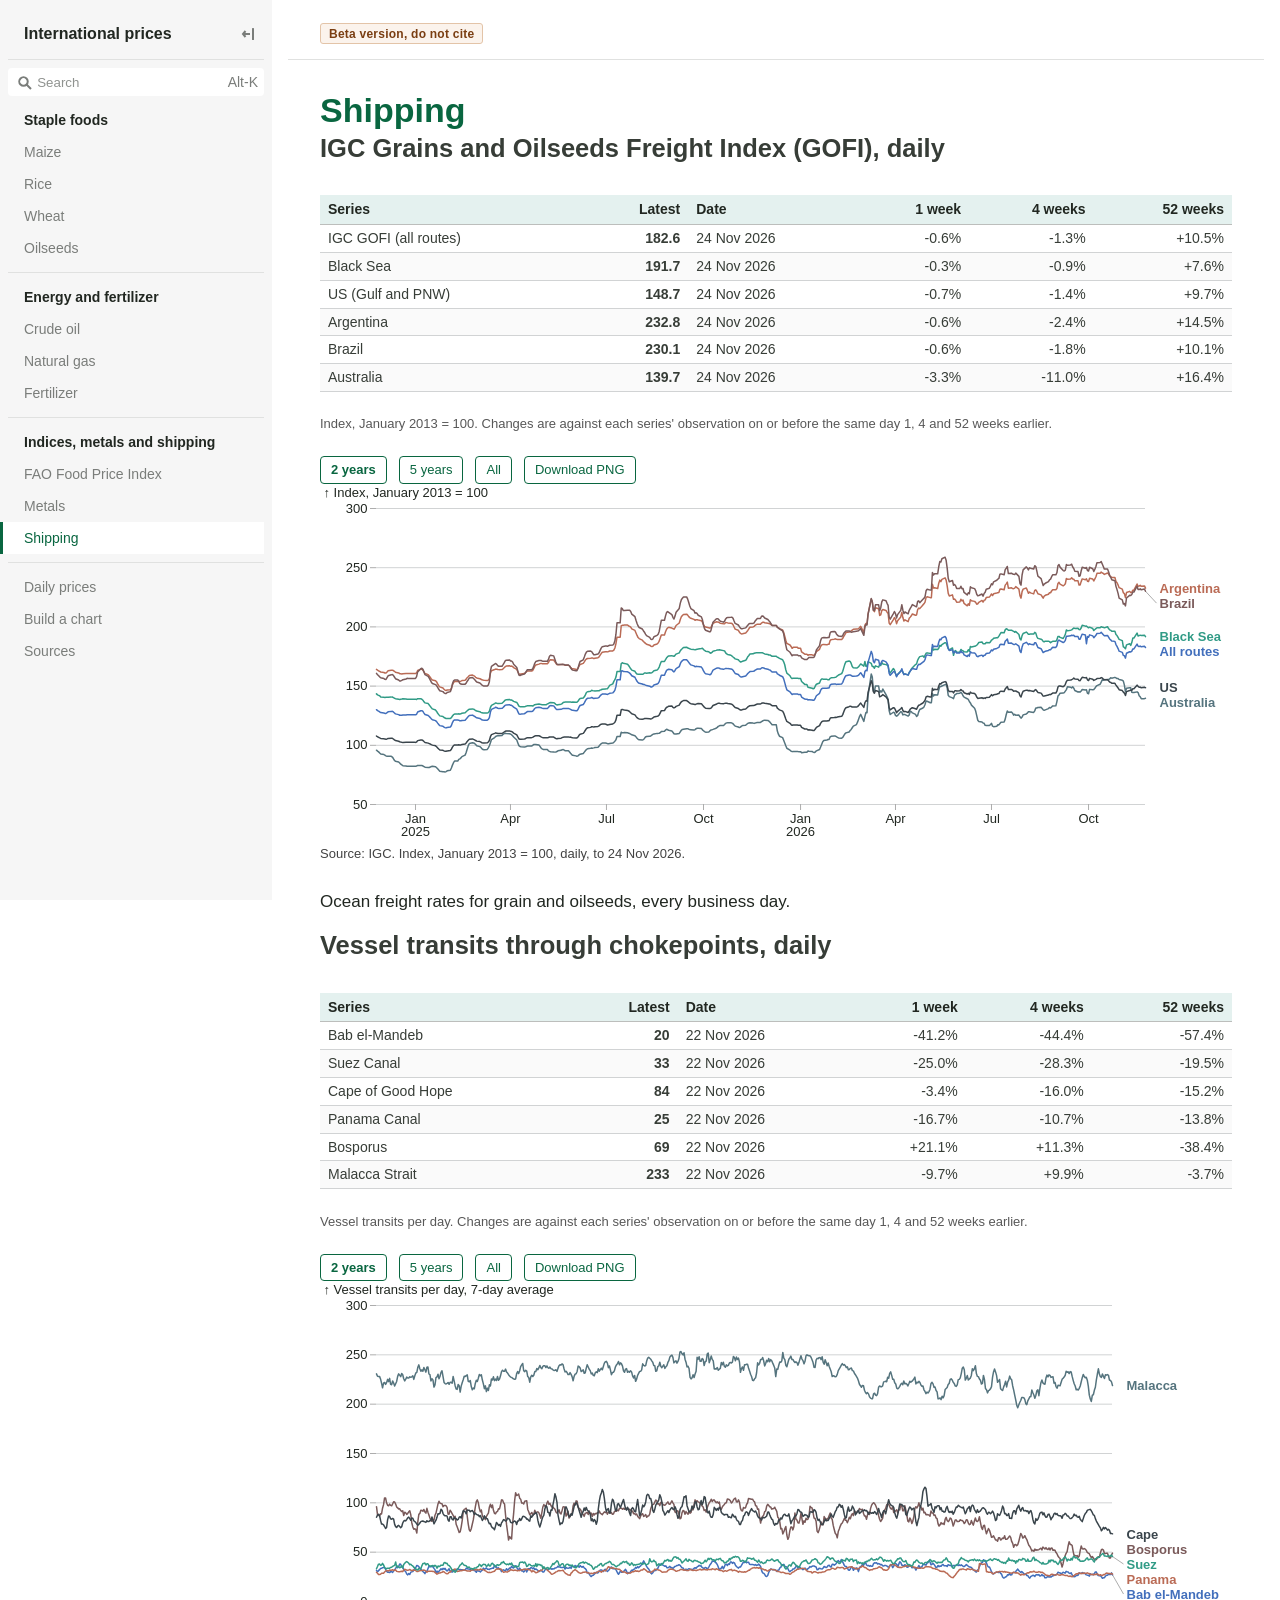
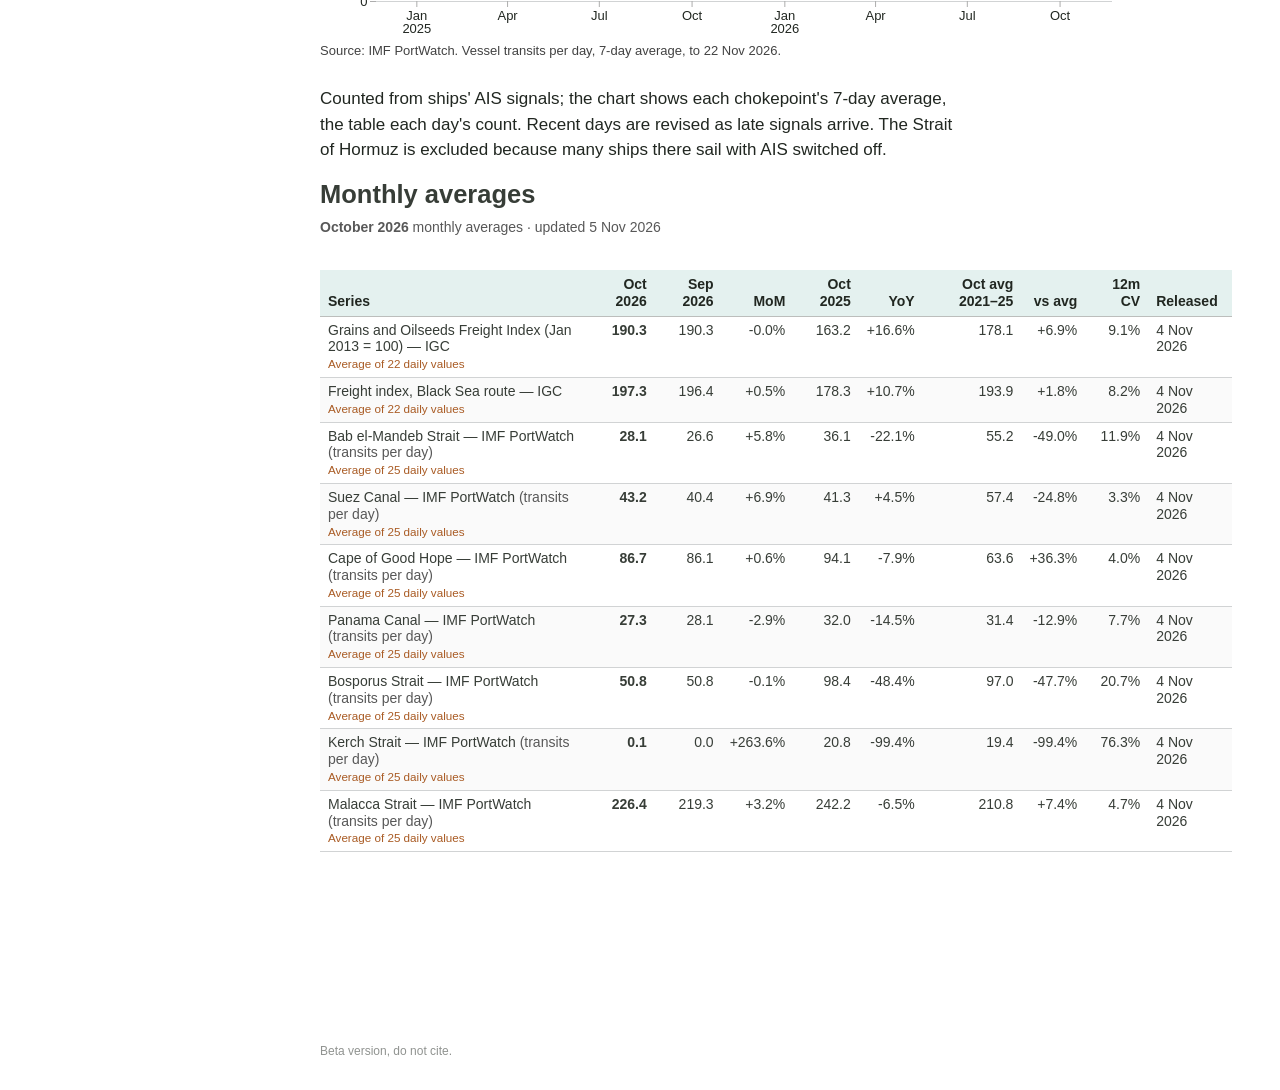
<file: shipping.html>
<!DOCTYPE html>
<html>
<head>
<meta charset="utf-8">
<meta name="viewport" content="width=device-width, initial-scale=1, maximum-scale=1">
<meta name="generator" content="Observable Framework v1.13.4">
<title>Shipping | International prices</title>
<link rel="preconnect" href="https://fonts.gstatic.com" crossorigin>
<link rel="preload" as="style" href="https://fonts.googleapis.com/css2?family=Source+Serif+4:ital,opsz,wght@0,8..60,200..900;1,8..60,200..900&amp;display=swap" crossorigin>
<link rel="preload" as="style" href="./_import/style.e41ddd15.css">
<link rel="stylesheet" type="text/css" href="https://fonts.googleapis.com/css2?family=Source+Serif+4:ital,opsz,wght@0,8..60,200..900;1,8..60,200..900&amp;display=swap" crossorigin>
<link rel="stylesheet" type="text/css" href="./_import/style.e41ddd15.css">
<link rel="modulepreload" href="./_observablehq/client.ffa9f503.js">
<link rel="modulepreload" href="./_observablehq/runtime.fa9f71c0.js">
<link rel="modulepreload" href="./_observablehq/stdlib.8ab8c2e4.js">
<link rel="modulepreload" href="./_import/components/commodity.c5b98da1.js">
<link rel="modulepreload" href="./_import/components/daily.b9d48022.js">
<link rel="modulepreload" href="./_import/components/fonts.c333a4cd.js">
<link rel="modulepreload" href="./_import/components/format.6a7f54bb.js">
<link rel="modulepreload" href="./_import/components/priceChart.875ea7a3.js">
<link rel="modulepreload" href="./_import/components/latest.011583db.js">
<link rel="modulepreload" href="./_import/components/quoteTable.b9e78dae.js">
<link rel="modulepreload" href="./_npm/htl@1.0.0/11521f02.js">
<link rel="modulepreload" href="./_import/components/chartData.f71c7d5a.js">
<link rel="modulepreload" href="./_import/components/chartLayout.7e1b50ab.js">
<link rel="modulepreload" href="./_import/components/png.b4abaf25.js">
<link rel="modulepreload" href="./_npm/@observablehq/plot@0.6.19/2e9f152c.js">
<link rel="modulepreload" href="./_npm/apache-arrow@21.2.0/63b06f0b.js">
<link rel="modulepreload" href="./_npm/parquet-wasm@0.9.0/bd2cf640.js">
<link rel="modulepreload" href="./_npm/d3@7.9.2/172963d6.js">
<link rel="modulepreload" href="./_npm/tslib@2.9.1/2dc082bf.js">
<link rel="modulepreload" href="./_npm/flatbuffers@25.9.23/c8db6147.js">
<link rel="modulepreload" href="./_npm/d3-array@3.2.5/52d144d7.js">
<link rel="modulepreload" href="./_npm/d3-axis@3.0.1/c0e5fbdf.js">
<link rel="modulepreload" href="./_npm/d3-brush@3.0.1/321ca391.js">
<link rel="modulepreload" href="./_npm/d3-chord@3.0.2/468a53d3.js">
<link rel="modulepreload" href="./_npm/d3-color@3.1.1/91613843.js">
<link rel="modulepreload" href="./_npm/d3-contour@4.0.3/8e79d948.js">
<link rel="modulepreload" href="./_npm/d3-delaunay@6.0.6/d6c84ddb.js">
<link rel="modulepreload" href="./_npm/d3-dispatch@3.0.2/a70bd0ef.js">
<link rel="modulepreload" href="./_npm/d3-drag@3.0.1/47229f37.js">
<link rel="modulepreload" href="./_npm/d3-dsv@3.0.2/4a4147a2.js">
<link rel="modulepreload" href="./_npm/d3-ease@3.0.2/ca4f77fd.js">
<link rel="modulepreload" href="./_npm/d3-fetch@3.0.2/eef84249.js">
<link rel="modulepreload" href="./_npm/d3-force@3.0.1/c1b23a7b.js">
<link rel="modulepreload" href="./_npm/d3-format@3.1.3/b1442952.js">
<link rel="modulepreload" href="./_npm/d3-geo@3.1.2/e07dc79e.js">
<link rel="modulepreload" href="./_npm/d3-hierarchy@3.1.3/d3b0a1aa.js">
<link rel="modulepreload" href="./_npm/d3-interpolate@3.0.2/6de199be.js">
<link rel="modulepreload" href="./_npm/d3-path@3.1.1/9eb769d3.js">
<link rel="modulepreload" href="./_npm/d3-polygon@3.0.2/93595b54.js">
<link rel="modulepreload" href="./_npm/d3-quadtree@3.0.2/80bafd54.js">
<link rel="modulepreload" href="./_npm/d3-random@3.0.2/8bf3f736.js">
<link rel="modulepreload" href="./_npm/d3-scale@4.0.3/d15d690b.js">
<link rel="modulepreload" href="./_npm/d3-scale-chromatic@3.1.1/287966da.js">
<link rel="modulepreload" href="./_npm/d3-selection@3.0.1/c4158eb5.js">
<link rel="modulepreload" href="./_npm/d3-shape@3.2.1/a41eab18.js">
<link rel="modulepreload" href="./_npm/d3-time@3.1.1/acaa76bc.js">
<link rel="modulepreload" href="./_npm/d3-time-format@4.1.1/d561e9cd.js">
<link rel="modulepreload" href="./_npm/d3-timer@3.0.2/ea7e7cf7.js">
<link rel="modulepreload" href="./_npm/d3-transition@3.0.2/f861168f.js">
<link rel="modulepreload" href="./_npm/d3-zoom@3.0.1/c1f09323.js">
<link rel="icon" href="data:,"><meta name="robots" content="noindex">
<script type="module">

import {define} from "./_observablehq/client.ffa9f503.js";
import {registerFile} from "./_observablehq/stdlib.8ab8c2e4.js";

registerFile("./data/monthly/history.parquet", {"name":"./data/monthly/history.parquet","path":"./_file/data/monthly/history.f1e7b287.parquet","lastModified":1795818105686,"size":44986});
registerFile("./data/monthly/meta.json", {"name":"./data/monthly/meta.json","mimeType":"application/json","path":"./_file/data/monthly/meta.40316b63.json","lastModified":1795818105686,"size":310});
registerFile("./data/monthly/prices.parquet", {"name":"./data/monthly/prices.parquet","path":"./_file/data/monthly/prices.1fbb682c.parquet","lastModified":1795818105686,"size":10713});
registerFile("./data/shipping.parquet", {"name":"./data/shipping.parquet","path":"./_file/data/shipping.c0612f05.parquet","lastModified":1795818139619,"size":125826});
registerFile("./fonts/OpenSans-Bold.ttf", {"name":"./fonts/OpenSans-Bold.ttf","mimeType":"font/ttf","path":"./_file/fonts/OpenSans-Bold.5894a364.ttf","lastModified":1795818105687,"size":224592});
registerFile("./fonts/OpenSans-Italic.ttf", {"name":"./fonts/OpenSans-Italic.ttf","mimeType":"font/ttf","path":"./_file/fonts/OpenSans-Italic.a54dc848.ttf","lastModified":1795818105688,"size":212896});
registerFile("./fonts/OpenSans-Regular.ttf", {"name":"./fonts/OpenSans-Regular.ttf","mimeType":"font/ttf","path":"./_file/fonts/OpenSans-Regular.e64e508b.ttf","lastModified":1795818105688,"size":217360});

define({id: "8a8ed468", inputs: ["FileAttachment"], outputs: ["commodityPage","dailyPanel","dailyRows","prices","history","meta","shipping"], body: async (FileAttachment) => {
const [{commodityPage}, {dailyPanel, dailyRows}] = await Promise.all([import("./_import/components/commodity.c5b98da1.js"), import("./_import/components/daily.b9d48022.js")]);
const prices = FileAttachment("./data/monthly/prices.parquet").parquet();
const history = FileAttachment("./data/monthly/history.parquet").parquet();
const meta = FileAttachment("./data/monthly/meta.json").json();
const shipping = FileAttachment("./data/shipping.parquet").parquet();
return {commodityPage,dailyPanel,dailyRows,prices,history,meta,shipping};
}});

define({id: "b47f12e1", inputs: ["display","dailyPanel","dailyRows","shipping","width"], body: (display,dailyPanel,dailyRows,shipping,width) => {
display(dailyPanel({
  rows: dailyRows(shipping, "igc_gofi"), dataset: "igc_gofi",
  series: [
    {key: "IGC GOFI", label: "IGC GOFI (all routes)", short: "All routes"},
    {key: "Black Sea", label: "Black Sea"},
    {key: "US", label: "US (Gulf and PNW)", short: "US"},
    {key: "Argentina", label: "Argentina"},
    {key: "Brazil", label: "Brazil"},
    {key: "Australia", label: "Australia"}
  ],
  unit: "Index, January 2013 = 100", cite: "IGC", width, filename: "igc_gofi", digits: 1
}));
}});

define({id: "cc8eb227", inputs: ["display","dailyPanel","dailyRows","shipping","width"], body: (display,dailyPanel,dailyRows,shipping,width) => {
display(dailyPanel({
  rows: dailyRows(shipping, "portwatch"), dataset: "portwatch",
  series: [
    {key: "Bab el-Mandeb Strait", label: "Bab el-Mandeb", short: "Bab el-Mandeb"},
    {key: "Suez Canal", label: "Suez Canal", short: "Suez"},
    {key: "Cape of Good Hope", label: "Cape of Good Hope", short: "Cape"},
    {key: "Panama Canal", label: "Panama Canal", short: "Panama"},
    {key: "Bosporus Strait", label: "Bosporus", short: "Bosporus"},
    {key: "Malacca Strait", label: "Malacca Strait", short: "Malacca"}
  ],
  unit: "Vessel transits per day", cite: "IMF PortWatch", width, filename: "chokepoint_transits", digits: 0, average: 7
}));
}});

define({id: "31844151", inputs: ["display","commodityPage","prices","history","meta","width"], body: (display,commodityPage,prices,history,meta,width) => {
display(commodityPage({sections: ["SHIPPING", "CHOKEPOINTS"], charts: [], prices, history, meta, width}));
}});

</script>
</head>
<body>
<input id="observablehq-sidebar-toggle" type="checkbox" title="Toggle sidebar">
<label id="observablehq-sidebar-backdrop" for="observablehq-sidebar-toggle"></label>
<nav id="observablehq-sidebar">
  <ol>
    <label id="observablehq-sidebar-close" for="observablehq-sidebar-toggle"></label>
    <li class="observablehq-link"><a href="./">International prices</a></li>
  </ol>
  <div id="observablehq-search"><input type="search" placeholder="Search"></div>
  <div id="observablehq-search-results"></div>
  <script>{const o=document.querySelector("#observablehq-search");o.setAttribute("data-shortcut",`${/Mac|iPhone/.test(navigator.platform)?"\u2318":"Alt-"}K`);const t=o.querySelector("input"),r=()=>import("./_observablehq/search.5240df30.js");t.addEventListener("focus",r,{once:!0}),t.addEventListener("keydown",r,{once:!0});const c=document.querySelector("#observablehq-sidebar-toggle");addEventListener("keydown",e=>{(e.code==="KeyK"&&e.metaKey&&!e.altKey&&!e.ctrlKey||e.key==="/"&&!e.metaKey&&!e.altKey&&!e.ctrlKey&&e.target===document.body)&&(c.checked?t.focus():(c.click(),t.focus(),c.click()),t.select(),e.preventDefault())});}</script>
  <section>
    <summary>Staple foods</summary>
    <ol>
    <li class="observablehq-link"><a href="./maize">Maize</a></li>
    <li class="observablehq-link"><a href="./rice">Rice</a></li>
    <li class="observablehq-link"><a href="./wheat">Wheat</a></li>
    <li class="observablehq-link"><a href="./oilseeds">Oilseeds</a></li>
    </ol>
  </section>
  <section>
    <summary>Energy and fertilizer</summary>
    <ol>
    <li class="observablehq-link"><a href="./crude-oil">Crude oil</a></li>
    <li class="observablehq-link"><a href="./natural-gas">Natural gas</a></li>
    <li class="observablehq-link"><a href="./fertilizer">Fertilizer</a></li>
    </ol>
  </section>
  <section class="observablehq-section-active">
    <summary>Indices, metals and shipping</summary>
    <ol>
    <li class="observablehq-link"><a href="./food-price-index">FAO Food Price Index</a></li>
    <li class="observablehq-link"><a href="./metals">Metals</a></li>
    <li class="observablehq-link observablehq-link-active"><a href="./shipping">Shipping</a></li>
    </ol>
  </section>
  <ol>
    <li class="observablehq-link"><a href="./daily">Daily prices</a></li>
    <li class="observablehq-link"><a href="./build">Build a chart</a></li>
    <li class="observablehq-link"><a href="./sources">Sources</a></li>
  </ol>
</nav>
<script>{const e=document.querySelector("#observablehq-sidebar"),o=document.querySelector("#observablehq-sidebar-toggle"),r=sessionStorage.getItem("observablehq-sidebar");r?o.checked=r==="true":o.indeterminate=!0;for(const t of document.querySelectorAll("#observablehq-sidebar summary")){const s=t.parentElement;switch(sessionStorage.getItem(`observablehq-sidebar:${t.textContent}`)){case"true":s.open=!0;break;case"false":s.classList.contains("observablehq-section-active")||(s.open=!1);break}}addEventListener("beforeunload",()=>sessionStorage.setItem("observablehq-sidebar-scrolly",`${e.scrollTop}`));const a=sessionStorage.getItem("observablehq-sidebar-scrolly");a!=null&&(e.style.cssText="overflow: hidden;",e.scrollTop=+a,e.style.cssText="");}</script>
<div id="observablehq-center">
<header id="observablehq-header">
<span class="beta-tag">Beta version, do not cite</span>
</header>
<main id="observablehq-main" class="observablehq">
<h1 id="shipping" tabindex="-1"><a class="observablehq-header-anchor" href="#shipping">Shipping</a></h1>
<div class="observablehq observablehq--block"><!--:8a8ed468:--></div>
<h2 id="igc-grains-and-oilseeds-freight-index-gofi-daily" tabindex="-1"><a class="observablehq-header-anchor" href="#igc-grains-and-oilseeds-freight-index-gofi-daily">IGC Grains and Oilseeds Freight Index (GOFI), daily</a></h2>
<div class="observablehq observablehq--block"><!--:b47f12e1:--></div>
<p>Ocean freight rates for grain and oilseeds, every business day.</p>
<h2 id="vessel-transits-through-chokepoints-daily" tabindex="-1"><a class="observablehq-header-anchor" href="#vessel-transits-through-chokepoints-daily">Vessel transits through chokepoints, daily</a></h2>
<div class="observablehq observablehq--block"><!--:cc8eb227:--></div>
<p>Counted from ships' AIS signals; the chart shows each chokepoint's 7-day average, the table each day's count. Recent days are revised as late signals arrive. The Strait of Hormuz is excluded because many ships there sail with AIS switched off.</p>
<h2 id="monthly-averages" tabindex="-1"><a class="observablehq-header-anchor" href="#monthly-averages">Monthly averages</a></h2>
<div class="observablehq observablehq--block"><!--:31844151:--></div>
</main>
<footer id="observablehq-footer">
<div>Beta version, do not cite.</div>
</footer>
</div>
</body>
</html>
</file>
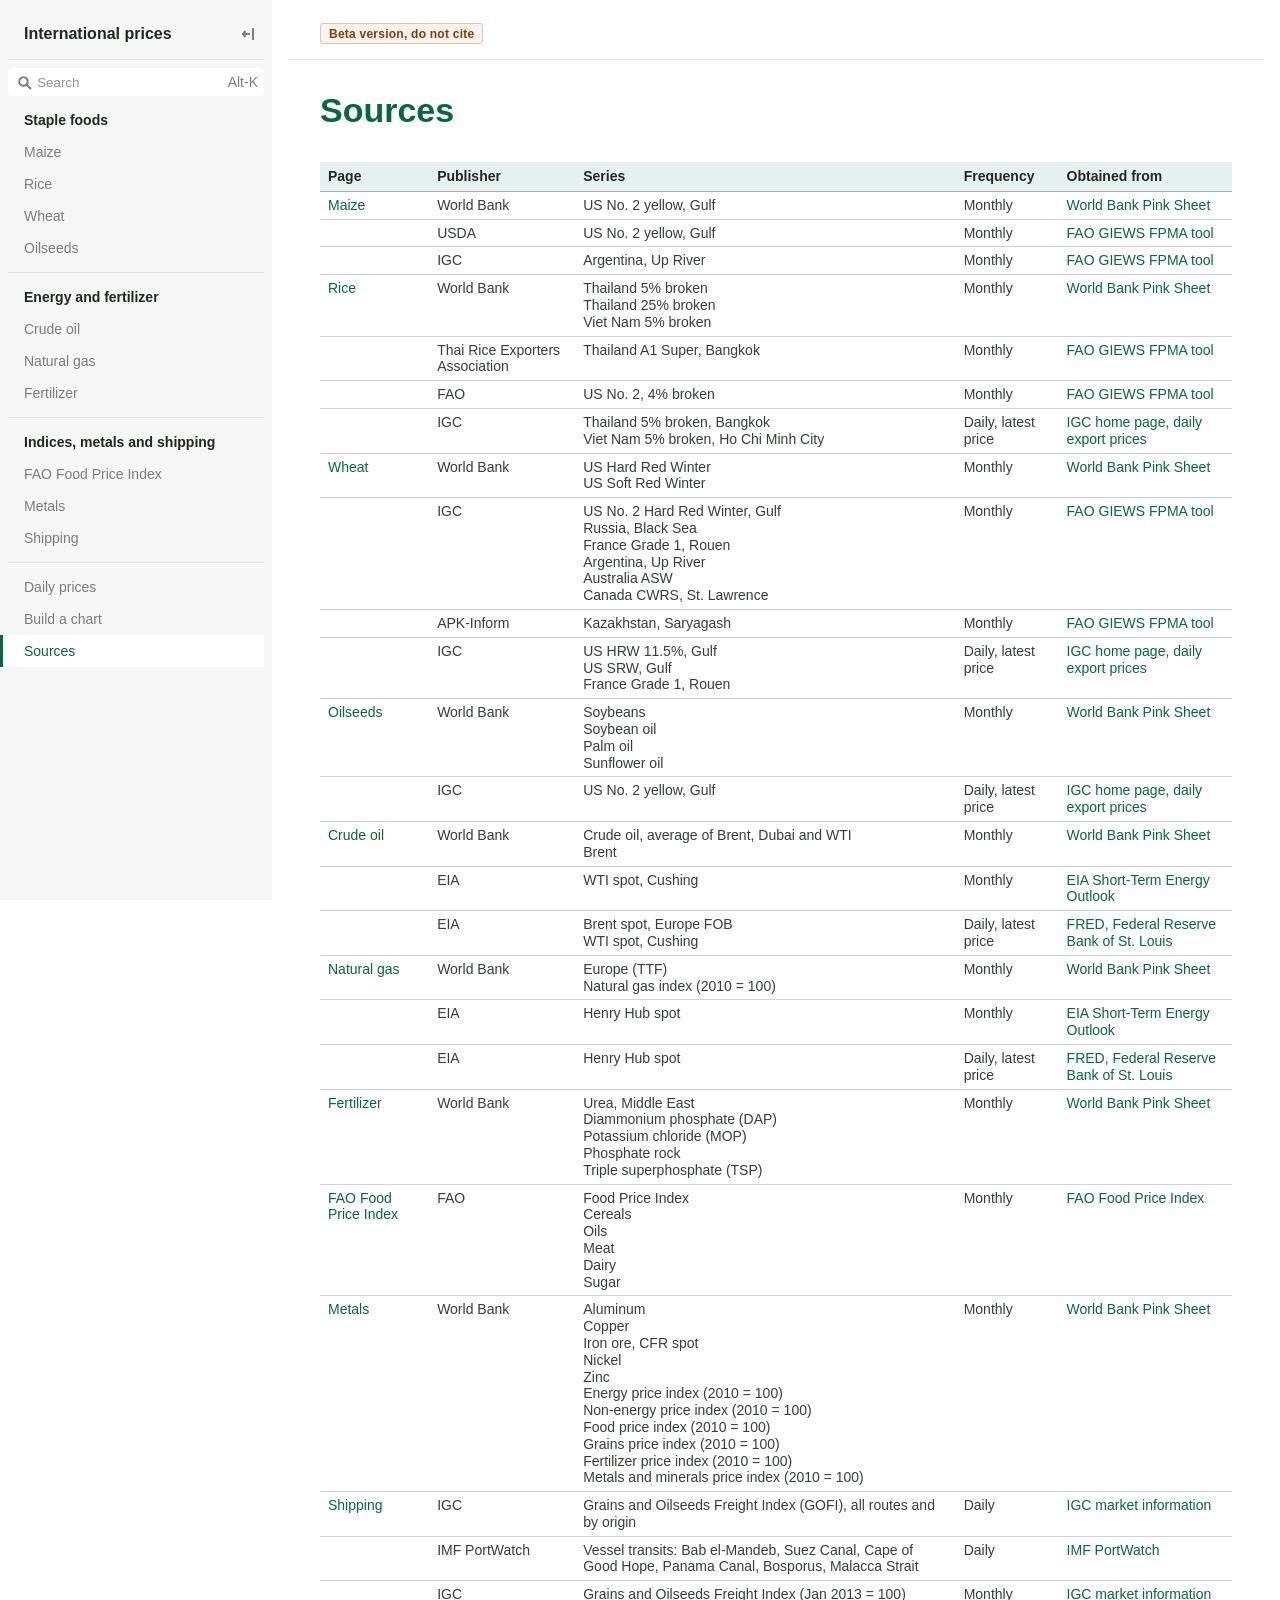
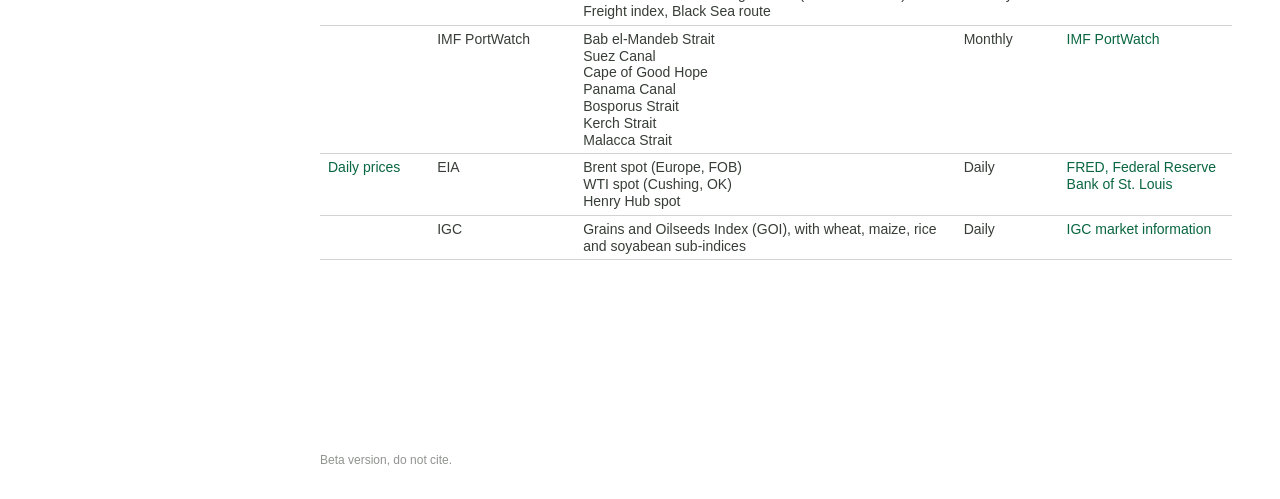
<file: sources.html>
<!DOCTYPE html>
<html>
<head>
<meta charset="utf-8">
<meta name="viewport" content="width=device-width, initial-scale=1, maximum-scale=1">
<meta name="generator" content="Observable Framework v1.13.4">
<title>Sources | International prices</title>
<link rel="preconnect" href="https://fonts.gstatic.com" crossorigin>
<link rel="preload" as="style" href="https://fonts.googleapis.com/css2?family=Source+Serif+4:ital,opsz,wght@0,8..60,200..900;1,8..60,200..900&amp;display=swap" crossorigin>
<link rel="preload" as="style" href="./_import/style.e41ddd15.css">
<link rel="stylesheet" type="text/css" href="https://fonts.googleapis.com/css2?family=Source+Serif+4:ital,opsz,wght@0,8..60,200..900;1,8..60,200..900&amp;display=swap" crossorigin>
<link rel="stylesheet" type="text/css" href="./_import/style.e41ddd15.css">
<link rel="modulepreload" href="./_observablehq/client.ffa9f503.js">
<link rel="modulepreload" href="./_observablehq/runtime.fa9f71c0.js">
<link rel="modulepreload" href="./_observablehq/stdlib.8ab8c2e4.js">
<link rel="modulepreload" href="./_npm/htl@1.0.0/11521f02.js">
<link rel="modulepreload" href="./_import/components/fonts.c333a4cd.js">
<link rel="modulepreload" href="./_import/components/commodity.c5b98da1.js">
<link rel="modulepreload" href="./_import/components/sources.8a8f940e.js">
<link rel="modulepreload" href="./_import/components/latest.011583db.js">
<link rel="modulepreload" href="./_import/components/format.6a7f54bb.js">
<link rel="modulepreload" href="./_import/components/priceChart.875ea7a3.js">
<link rel="modulepreload" href="./_import/components/quoteTable.b9e78dae.js">
<link rel="modulepreload" href="./_import/components/chartData.f71c7d5a.js">
<link rel="modulepreload" href="./_import/components/chartLayout.7e1b50ab.js">
<link rel="modulepreload" href="./_import/components/png.b4abaf25.js">
<link rel="modulepreload" href="./_npm/@observablehq/plot@0.6.19/2e9f152c.js">
<link rel="modulepreload" href="./_npm/apache-arrow@21.2.0/63b06f0b.js">
<link rel="modulepreload" href="./_npm/parquet-wasm@0.9.0/bd2cf640.js">
<link rel="modulepreload" href="./_npm/d3@7.9.2/172963d6.js">
<link rel="modulepreload" href="./_npm/tslib@2.9.1/2dc082bf.js">
<link rel="modulepreload" href="./_npm/flatbuffers@25.9.23/c8db6147.js">
<link rel="modulepreload" href="./_npm/d3-array@3.2.5/52d144d7.js">
<link rel="modulepreload" href="./_npm/d3-axis@3.0.1/c0e5fbdf.js">
<link rel="modulepreload" href="./_npm/d3-brush@3.0.1/321ca391.js">
<link rel="modulepreload" href="./_npm/d3-chord@3.0.2/468a53d3.js">
<link rel="modulepreload" href="./_npm/d3-color@3.1.1/91613843.js">
<link rel="modulepreload" href="./_npm/d3-contour@4.0.3/8e79d948.js">
<link rel="modulepreload" href="./_npm/d3-delaunay@6.0.6/d6c84ddb.js">
<link rel="modulepreload" href="./_npm/d3-dispatch@3.0.2/a70bd0ef.js">
<link rel="modulepreload" href="./_npm/d3-drag@3.0.1/47229f37.js">
<link rel="modulepreload" href="./_npm/d3-dsv@3.0.2/4a4147a2.js">
<link rel="modulepreload" href="./_npm/d3-ease@3.0.2/ca4f77fd.js">
<link rel="modulepreload" href="./_npm/d3-fetch@3.0.2/eef84249.js">
<link rel="modulepreload" href="./_npm/d3-force@3.0.1/c1b23a7b.js">
<link rel="modulepreload" href="./_npm/d3-format@3.1.3/b1442952.js">
<link rel="modulepreload" href="./_npm/d3-geo@3.1.2/e07dc79e.js">
<link rel="modulepreload" href="./_npm/d3-hierarchy@3.1.3/d3b0a1aa.js">
<link rel="modulepreload" href="./_npm/d3-interpolate@3.0.2/6de199be.js">
<link rel="modulepreload" href="./_npm/d3-path@3.1.1/9eb769d3.js">
<link rel="modulepreload" href="./_npm/d3-polygon@3.0.2/93595b54.js">
<link rel="modulepreload" href="./_npm/d3-quadtree@3.0.2/80bafd54.js">
<link rel="modulepreload" href="./_npm/d3-random@3.0.2/8bf3f736.js">
<link rel="modulepreload" href="./_npm/d3-scale@4.0.3/d15d690b.js">
<link rel="modulepreload" href="./_npm/d3-scale-chromatic@3.1.1/287966da.js">
<link rel="modulepreload" href="./_npm/d3-selection@3.0.1/c4158eb5.js">
<link rel="modulepreload" href="./_npm/d3-shape@3.2.1/a41eab18.js">
<link rel="modulepreload" href="./_npm/d3-time@3.1.1/acaa76bc.js">
<link rel="modulepreload" href="./_npm/d3-time-format@4.1.1/d561e9cd.js">
<link rel="modulepreload" href="./_npm/d3-timer@3.0.2/ea7e7cf7.js">
<link rel="modulepreload" href="./_npm/d3-transition@3.0.2/f861168f.js">
<link rel="modulepreload" href="./_npm/d3-zoom@3.0.1/c1f09323.js">
<link rel="icon" href="data:,"><meta name="robots" content="noindex">
<script type="module">

import {define} from "./_observablehq/client.ffa9f503.js";
import {registerFile} from "./_observablehq/stdlib.8ab8c2e4.js";

registerFile("./data/latest.parquet", {"name":"./data/latest.parquet","path":"./_file/data/latest.391e4355.parquet","lastModified":1795818131497,"size":2697});
registerFile("./data/monthly/fpi.parquet", {"name":"./data/monthly/fpi.parquet","path":"./_file/data/monthly/fpi.cd164179.parquet","lastModified":1795818105686,"size":3063});
registerFile("./data/monthly/prices.parquet", {"name":"./data/monthly/prices.parquet","path":"./_file/data/monthly/prices.1fbb682c.parquet","lastModified":1795818105686,"size":10713});
registerFile("./fonts/OpenSans-Bold.ttf", {"name":"./fonts/OpenSans-Bold.ttf","mimeType":"font/ttf","path":"./_file/fonts/OpenSans-Bold.5894a364.ttf","lastModified":1795818105687,"size":224592});
registerFile("./fonts/OpenSans-Italic.ttf", {"name":"./fonts/OpenSans-Italic.ttf","mimeType":"font/ttf","path":"./_file/fonts/OpenSans-Italic.a54dc848.ttf","lastModified":1795818105688,"size":212896});
registerFile("./fonts/OpenSans-Regular.ttf", {"name":"./fonts/OpenSans-Regular.ttf","mimeType":"font/ttf","path":"./_file/fonts/OpenSans-Regular.e64e508b.ttf","lastModified":1795818105688,"size":217360});

define({id: "7e8573a3", inputs: ["FileAttachment"], outputs: ["html","rowsOf","sourceRows","latestByFid","prices","fpi","latest"], body: async (FileAttachment) => {
const [{html}, {}, {rowsOf}, {sourceRows}, {latestByFid}] = await Promise.all([import("./_npm/htl@1.0.0/11521f02.js"), import("./_import/components/fonts.c333a4cd.js"), import("./_import/components/commodity.c5b98da1.js"), import("./_import/components/sources.8a8f940e.js"), import("./_import/components/latest.011583db.js")]);
const prices = FileAttachment("./data/monthly/prices.parquet").parquet();
const fpi = FileAttachment("./data/monthly/fpi.parquet").parquet();
const latest = FileAttachment("./data/latest.parquet").parquet();
return {html,rowsOf,sourceRows,latestByFid,prices,fpi,latest};
}});

define({id: "88deb406", inputs: ["sourceRows","rowsOf","prices","fpi","latestByFid","latest","display","html"], outputs: ["rows"], body: (sourceRows,rowsOf,prices,fpi,latestByFid,latest,display,html) => {
const rows = sourceRows(rowsOf(prices), rowsOf(fpi), latestByFid(latest));
display(html`<div class="table-wrap"><table class="quote sources">
  <thead><tr><th class="text">Page</th><th class="text">Publisher</th><th class="text">Series</th><th class="text">Frequency</th><th class="text">Obtained from</th></tr></thead>
  <tbody>${rows.map((r, i) => {
    const first = i === 0 || rows[i - 1].page !== r.page;
    return html`<tr class=${first ? "group-start" : ""}>
      <td class="text">${first ? html`<a href=${`./${r.page.path}`}>${r.page.title}</a>` : ""}</td>
      <td class="text">${r.publisher}</td>
      <td class="text">${r.series.map((s, j) => html`${j ? html`<br>` : ""}${s}`)}</td>
      <td class="text">${r.frequency}</td>
      <td class="text">${r.access.href ? html`<a href=${r.access.href}>${r.access.label}</a>` : r.access.label}</td>
    </tr>`;
  })}</tbody>
</table></div>`);
return {rows};
}});

</script>
</head>
<body>
<input id="observablehq-sidebar-toggle" type="checkbox" title="Toggle sidebar">
<label id="observablehq-sidebar-backdrop" for="observablehq-sidebar-toggle"></label>
<nav id="observablehq-sidebar">
  <ol>
    <label id="observablehq-sidebar-close" for="observablehq-sidebar-toggle"></label>
    <li class="observablehq-link"><a href="./">International prices</a></li>
  </ol>
  <div id="observablehq-search"><input type="search" placeholder="Search"></div>
  <div id="observablehq-search-results"></div>
  <script>{const o=document.querySelector("#observablehq-search");o.setAttribute("data-shortcut",`${/Mac|iPhone/.test(navigator.platform)?"\u2318":"Alt-"}K`);const t=o.querySelector("input"),r=()=>import("./_observablehq/search.5240df30.js");t.addEventListener("focus",r,{once:!0}),t.addEventListener("keydown",r,{once:!0});const c=document.querySelector("#observablehq-sidebar-toggle");addEventListener("keydown",e=>{(e.code==="KeyK"&&e.metaKey&&!e.altKey&&!e.ctrlKey||e.key==="/"&&!e.metaKey&&!e.altKey&&!e.ctrlKey&&e.target===document.body)&&(c.checked?t.focus():(c.click(),t.focus(),c.click()),t.select(),e.preventDefault())});}</script>
  <section>
    <summary>Staple foods</summary>
    <ol>
    <li class="observablehq-link"><a href="./maize">Maize</a></li>
    <li class="observablehq-link"><a href="./rice">Rice</a></li>
    <li class="observablehq-link"><a href="./wheat">Wheat</a></li>
    <li class="observablehq-link"><a href="./oilseeds">Oilseeds</a></li>
    </ol>
  </section>
  <section>
    <summary>Energy and fertilizer</summary>
    <ol>
    <li class="observablehq-link"><a href="./crude-oil">Crude oil</a></li>
    <li class="observablehq-link"><a href="./natural-gas">Natural gas</a></li>
    <li class="observablehq-link"><a href="./fertilizer">Fertilizer</a></li>
    </ol>
  </section>
  <section>
    <summary>Indices, metals and shipping</summary>
    <ol>
    <li class="observablehq-link"><a href="./food-price-index">FAO Food Price Index</a></li>
    <li class="observablehq-link"><a href="./metals">Metals</a></li>
    <li class="observablehq-link"><a href="./shipping">Shipping</a></li>
    </ol>
  </section>
  <ol>
    <li class="observablehq-link"><a href="./daily">Daily prices</a></li>
    <li class="observablehq-link"><a href="./build">Build a chart</a></li>
    <li class="observablehq-link observablehq-link-active"><a href="./sources">Sources</a></li>
  </ol>
</nav>
<script>{const e=document.querySelector("#observablehq-sidebar"),o=document.querySelector("#observablehq-sidebar-toggle"),r=sessionStorage.getItem("observablehq-sidebar");r?o.checked=r==="true":o.indeterminate=!0;for(const t of document.querySelectorAll("#observablehq-sidebar summary")){const s=t.parentElement;switch(sessionStorage.getItem(`observablehq-sidebar:${t.textContent}`)){case"true":s.open=!0;break;case"false":s.classList.contains("observablehq-section-active")||(s.open=!1);break}}addEventListener("beforeunload",()=>sessionStorage.setItem("observablehq-sidebar-scrolly",`${e.scrollTop}`));const a=sessionStorage.getItem("observablehq-sidebar-scrolly");a!=null&&(e.style.cssText="overflow: hidden;",e.scrollTop=+a,e.style.cssText="");}</script>
<div id="observablehq-center">
<header id="observablehq-header">
<span class="beta-tag">Beta version, do not cite</span>
</header>
<main id="observablehq-main" class="observablehq">
<h1 id="sources" tabindex="-1"><a class="observablehq-header-anchor" href="#sources">Sources</a></h1>
<div class="observablehq observablehq--block"><!--:7e8573a3:--></div>
<div class="observablehq observablehq--block"><!--:88deb406:--></div>
</main>
<footer id="observablehq-footer">
<div>Beta version, do not cite.</div>
</footer>
</div>
</body>
</html>
</file>
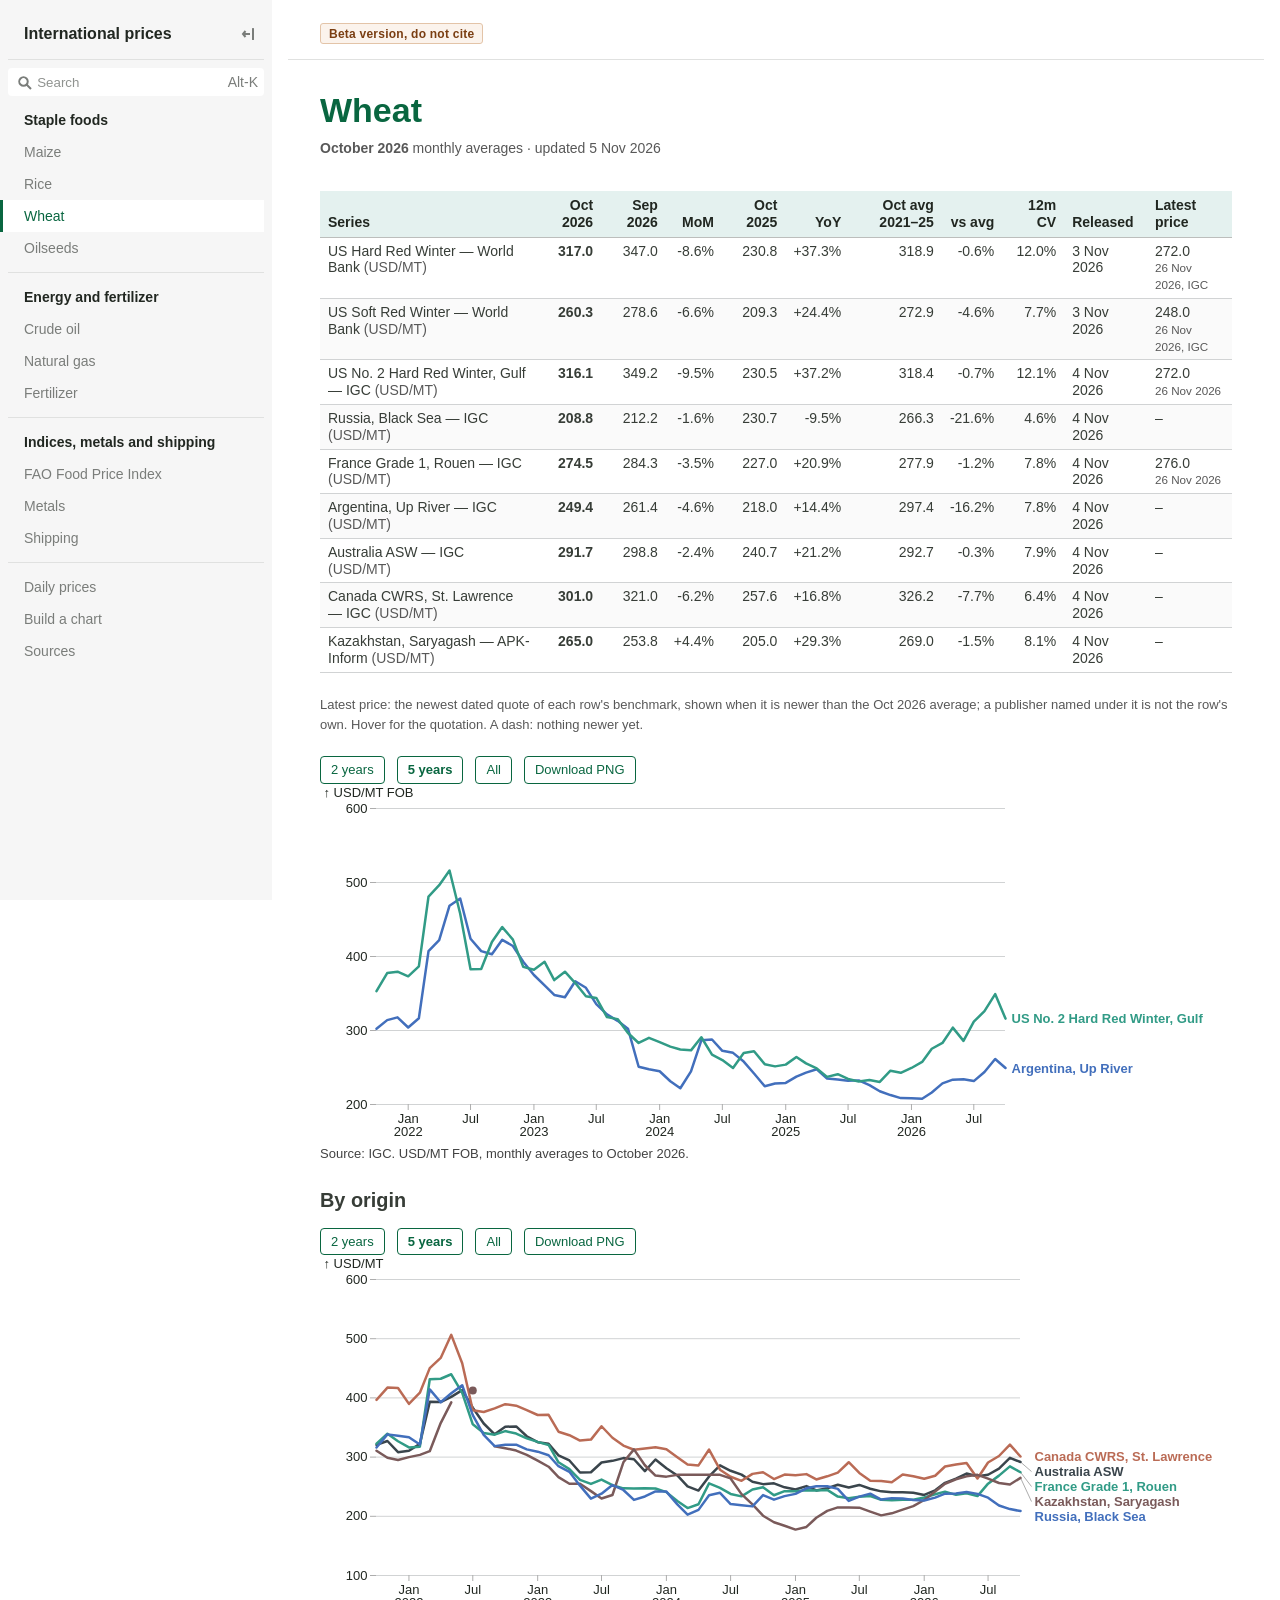
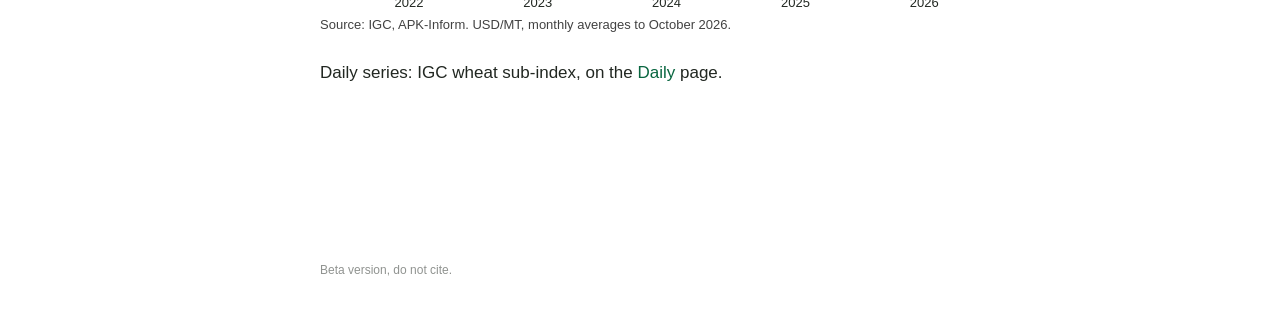
<file: wheat.html>
<!DOCTYPE html>
<html>
<head>
<meta charset="utf-8">
<meta name="viewport" content="width=device-width, initial-scale=1, maximum-scale=1">
<meta name="generator" content="Observable Framework v1.13.4">
<title>Wheat | International prices</title>
<link rel="preconnect" href="https://fonts.gstatic.com" crossorigin>
<link rel="preload" as="style" href="https://fonts.googleapis.com/css2?family=Source+Serif+4:ital,opsz,wght@0,8..60,200..900;1,8..60,200..900&amp;display=swap" crossorigin>
<link rel="preload" as="style" href="./_import/style.e41ddd15.css">
<link rel="stylesheet" type="text/css" href="https://fonts.googleapis.com/css2?family=Source+Serif+4:ital,opsz,wght@0,8..60,200..900;1,8..60,200..900&amp;display=swap" crossorigin>
<link rel="stylesheet" type="text/css" href="./_import/style.e41ddd15.css">
<link rel="modulepreload" href="./_observablehq/client.ffa9f503.js">
<link rel="modulepreload" href="./_observablehq/runtime.fa9f71c0.js">
<link rel="modulepreload" href="./_observablehq/stdlib.8ab8c2e4.js">
<link rel="modulepreload" href="./_import/components/commodity.c5b98da1.js">
<link rel="modulepreload" href="./_import/components/fonts.c333a4cd.js">
<link rel="modulepreload" href="./_import/components/format.6a7f54bb.js">
<link rel="modulepreload" href="./_import/components/priceChart.875ea7a3.js">
<link rel="modulepreload" href="./_import/components/latest.011583db.js">
<link rel="modulepreload" href="./_import/components/quoteTable.b9e78dae.js">
<link rel="modulepreload" href="./_npm/htl@1.0.0/11521f02.js">
<link rel="modulepreload" href="./_import/components/chartData.f71c7d5a.js">
<link rel="modulepreload" href="./_import/components/chartLayout.7e1b50ab.js">
<link rel="modulepreload" href="./_import/components/png.b4abaf25.js">
<link rel="modulepreload" href="./_npm/@observablehq/plot@0.6.19/2e9f152c.js">
<link rel="modulepreload" href="./_npm/apache-arrow@21.2.0/63b06f0b.js">
<link rel="modulepreload" href="./_npm/parquet-wasm@0.9.0/bd2cf640.js">
<link rel="modulepreload" href="./_npm/d3@7.9.2/172963d6.js">
<link rel="modulepreload" href="./_npm/tslib@2.9.1/2dc082bf.js">
<link rel="modulepreload" href="./_npm/flatbuffers@25.9.23/c8db6147.js">
<link rel="modulepreload" href="./_npm/d3-array@3.2.5/52d144d7.js">
<link rel="modulepreload" href="./_npm/d3-axis@3.0.1/c0e5fbdf.js">
<link rel="modulepreload" href="./_npm/d3-brush@3.0.1/321ca391.js">
<link rel="modulepreload" href="./_npm/d3-chord@3.0.2/468a53d3.js">
<link rel="modulepreload" href="./_npm/d3-color@3.1.1/91613843.js">
<link rel="modulepreload" href="./_npm/d3-contour@4.0.3/8e79d948.js">
<link rel="modulepreload" href="./_npm/d3-delaunay@6.0.6/d6c84ddb.js">
<link rel="modulepreload" href="./_npm/d3-dispatch@3.0.2/a70bd0ef.js">
<link rel="modulepreload" href="./_npm/d3-drag@3.0.1/47229f37.js">
<link rel="modulepreload" href="./_npm/d3-dsv@3.0.2/4a4147a2.js">
<link rel="modulepreload" href="./_npm/d3-ease@3.0.2/ca4f77fd.js">
<link rel="modulepreload" href="./_npm/d3-fetch@3.0.2/eef84249.js">
<link rel="modulepreload" href="./_npm/d3-force@3.0.1/c1b23a7b.js">
<link rel="modulepreload" href="./_npm/d3-format@3.1.3/b1442952.js">
<link rel="modulepreload" href="./_npm/d3-geo@3.1.2/e07dc79e.js">
<link rel="modulepreload" href="./_npm/d3-hierarchy@3.1.3/d3b0a1aa.js">
<link rel="modulepreload" href="./_npm/d3-interpolate@3.0.2/6de199be.js">
<link rel="modulepreload" href="./_npm/d3-path@3.1.1/9eb769d3.js">
<link rel="modulepreload" href="./_npm/d3-polygon@3.0.2/93595b54.js">
<link rel="modulepreload" href="./_npm/d3-quadtree@3.0.2/80bafd54.js">
<link rel="modulepreload" href="./_npm/d3-random@3.0.2/8bf3f736.js">
<link rel="modulepreload" href="./_npm/d3-scale@4.0.3/d15d690b.js">
<link rel="modulepreload" href="./_npm/d3-scale-chromatic@3.1.1/287966da.js">
<link rel="modulepreload" href="./_npm/d3-selection@3.0.1/c4158eb5.js">
<link rel="modulepreload" href="./_npm/d3-shape@3.2.1/a41eab18.js">
<link rel="modulepreload" href="./_npm/d3-time@3.1.1/acaa76bc.js">
<link rel="modulepreload" href="./_npm/d3-time-format@4.1.1/d561e9cd.js">
<link rel="modulepreload" href="./_npm/d3-timer@3.0.2/ea7e7cf7.js">
<link rel="modulepreload" href="./_npm/d3-transition@3.0.2/f861168f.js">
<link rel="modulepreload" href="./_npm/d3-zoom@3.0.1/c1f09323.js">
<link rel="icon" href="data:,"><meta name="robots" content="noindex">
<script type="module">

import {define} from "./_observablehq/client.ffa9f503.js";
import {registerFile} from "./_observablehq/stdlib.8ab8c2e4.js";

registerFile("./data/latest.parquet", {"name":"./data/latest.parquet","path":"./_file/data/latest.391e4355.parquet","lastModified":1795818131497,"size":2697});
registerFile("./data/monthly/history.parquet", {"name":"./data/monthly/history.parquet","path":"./_file/data/monthly/history.f1e7b287.parquet","lastModified":1795818105686,"size":44986});
registerFile("./data/monthly/meta.json", {"name":"./data/monthly/meta.json","mimeType":"application/json","path":"./_file/data/monthly/meta.40316b63.json","lastModified":1795818105686,"size":310});
registerFile("./data/monthly/prices.parquet", {"name":"./data/monthly/prices.parquet","path":"./_file/data/monthly/prices.1fbb682c.parquet","lastModified":1795818105686,"size":10713});
registerFile("./fonts/OpenSans-Bold.ttf", {"name":"./fonts/OpenSans-Bold.ttf","mimeType":"font/ttf","path":"./_file/fonts/OpenSans-Bold.5894a364.ttf","lastModified":1795818105687,"size":224592});
registerFile("./fonts/OpenSans-Italic.ttf", {"name":"./fonts/OpenSans-Italic.ttf","mimeType":"font/ttf","path":"./_file/fonts/OpenSans-Italic.a54dc848.ttf","lastModified":1795818105688,"size":212896});
registerFile("./fonts/OpenSans-Regular.ttf", {"name":"./fonts/OpenSans-Regular.ttf","mimeType":"font/ttf","path":"./_file/fonts/OpenSans-Regular.e64e508b.ttf","lastModified":1795818105688,"size":217360});

define({id: "b95cef79", inputs: ["FileAttachment"], outputs: ["commodityPage","prices","history","meta","latest"], body: async (FileAttachment) => {
const {commodityPage} = await import("./_import/components/commodity.c5b98da1.js");
const prices = FileAttachment("./data/monthly/prices.parquet").parquet();
const history = FileAttachment("./data/monthly/history.parquet").parquet();
const meta = FileAttachment("./data/monthly/meta.json").json();
const latest = FileAttachment("./data/latest.parquet").parquet();
return {commodityPage,prices,history,meta,latest};
}});

define({id: "7c9f571a", inputs: ["display","commodityPage","prices","history","meta","latest","width"], outputs: ["config"], body: (display,commodityPage,prices,history,meta,latest,width) => {
const config = {
  "sections": [
    "WHEAT"
  ],
  "charts": [
    {
      "fids": [
        "F-WHEAT-ARG",
        "F-WHEAT-USHRW"
      ],
      "unit": "USD/MT FOB",
      "filename": "wheat_export_prices"
    },
    {
      "title": "By origin",
      "fids": [
        "F-WHEAT-RUS",
        "F-WHEAT-FRA",
        "F-WHEAT-AUS",
        "F-WHEAT-CAN",
        "F-WHEAT-KAZ"
      ],
      "unit": "USD/MT",
      "filename": "wheat_origins"
    }
  ]
};
display(commodityPage({...config, prices, history, meta, latest, width}));
return {config};
}});

</script>
</head>
<body>
<input id="observablehq-sidebar-toggle" type="checkbox" title="Toggle sidebar">
<label id="observablehq-sidebar-backdrop" for="observablehq-sidebar-toggle"></label>
<nav id="observablehq-sidebar">
  <ol>
    <label id="observablehq-sidebar-close" for="observablehq-sidebar-toggle"></label>
    <li class="observablehq-link"><a href="./">International prices</a></li>
  </ol>
  <div id="observablehq-search"><input type="search" placeholder="Search"></div>
  <div id="observablehq-search-results"></div>
  <script>{const o=document.querySelector("#observablehq-search");o.setAttribute("data-shortcut",`${/Mac|iPhone/.test(navigator.platform)?"\u2318":"Alt-"}K`);const t=o.querySelector("input"),r=()=>import("./_observablehq/search.5240df30.js");t.addEventListener("focus",r,{once:!0}),t.addEventListener("keydown",r,{once:!0});const c=document.querySelector("#observablehq-sidebar-toggle");addEventListener("keydown",e=>{(e.code==="KeyK"&&e.metaKey&&!e.altKey&&!e.ctrlKey||e.key==="/"&&!e.metaKey&&!e.altKey&&!e.ctrlKey&&e.target===document.body)&&(c.checked?t.focus():(c.click(),t.focus(),c.click()),t.select(),e.preventDefault())});}</script>
  <section class="observablehq-section-active">
    <summary>Staple foods</summary>
    <ol>
    <li class="observablehq-link"><a href="./maize">Maize</a></li>
    <li class="observablehq-link"><a href="./rice">Rice</a></li>
    <li class="observablehq-link observablehq-link-active"><a href="./wheat">Wheat</a></li>
    <li class="observablehq-link"><a href="./oilseeds">Oilseeds</a></li>
    </ol>
  </section>
  <section>
    <summary>Energy and fertilizer</summary>
    <ol>
    <li class="observablehq-link"><a href="./crude-oil">Crude oil</a></li>
    <li class="observablehq-link"><a href="./natural-gas">Natural gas</a></li>
    <li class="observablehq-link"><a href="./fertilizer">Fertilizer</a></li>
    </ol>
  </section>
  <section>
    <summary>Indices, metals and shipping</summary>
    <ol>
    <li class="observablehq-link"><a href="./food-price-index">FAO Food Price Index</a></li>
    <li class="observablehq-link"><a href="./metals">Metals</a></li>
    <li class="observablehq-link"><a href="./shipping">Shipping</a></li>
    </ol>
  </section>
  <ol>
    <li class="observablehq-link"><a href="./daily">Daily prices</a></li>
    <li class="observablehq-link"><a href="./build">Build a chart</a></li>
    <li class="observablehq-link"><a href="./sources">Sources</a></li>
  </ol>
</nav>
<script>{const e=document.querySelector("#observablehq-sidebar"),o=document.querySelector("#observablehq-sidebar-toggle"),r=sessionStorage.getItem("observablehq-sidebar");r?o.checked=r==="true":o.indeterminate=!0;for(const t of document.querySelectorAll("#observablehq-sidebar summary")){const s=t.parentElement;switch(sessionStorage.getItem(`observablehq-sidebar:${t.textContent}`)){case"true":s.open=!0;break;case"false":s.classList.contains("observablehq-section-active")||(s.open=!1);break}}addEventListener("beforeunload",()=>sessionStorage.setItem("observablehq-sidebar-scrolly",`${e.scrollTop}`));const a=sessionStorage.getItem("observablehq-sidebar-scrolly");a!=null&&(e.style.cssText="overflow: hidden;",e.scrollTop=+a,e.style.cssText="");}</script>
<div id="observablehq-center">
<header id="observablehq-header">
<span class="beta-tag">Beta version, do not cite</span>
</header>
<main id="observablehq-main" class="observablehq">
<h1 id="wheat" tabindex="-1"><a class="observablehq-header-anchor" href="#wheat">Wheat</a></h1>
<div class="observablehq observablehq--block"><!--:b95cef79:--></div>
<div class="observablehq observablehq--block"><!--:7c9f571a:--></div>
<p>Daily series: IGC wheat sub-index, on the <a href="./daily">Daily</a> page.</p>
</main>
<footer id="observablehq-footer">
<div>Beta version, do not cite.</div>
</footer>
</div>
</body>
</html>
</file>
<file: _import/style.e41ddd15.css>
:root{--monospace: Menlo, Consolas, monospace;--monospace-font: 14px/1.5 var(--monospace);--serif: "Source Serif 4", "Iowan Old Style", "Apple Garamond", "Palatino Linotype", "Times New Roman", "Droid Serif", Times, serif, "Apple Color Emoji", "Segoe UI Emoji", "Segoe UI Symbol";--sans-serif: -apple-system, BlinkMacSystemFont, "avenir next", avenir, helvetica, "helvetica neue", ubuntu, roboto, noto, "segoe ui", arial, sans-serif;--theme-blue: #4269d0;--theme-green: #3ca951;--theme-red: #ff725c;--theme-yellow: #efb118}html{-webkit-text-size-adjust:100%;-webkit-font-smoothing:antialiased;-moz-osx-font-smoothing:grayscale;background:var(--theme-background);color:var(--theme-foreground)}body{font:17px/1.5 var(--serif);margin:0}a[href]{color:var(--theme-foreground-focus)}h1,h2,h3,h4,h5,h6{color:var(--theme-foreground-alt);font-weight:700;line-height:1.15;margin-top:0;margin-bottom:.25rem;text-wrap:balance}h2+p,h3+p,h4+p,h2+table,h3+table,h4+table{margin-top:0}h1+h2{color:var(--theme-foreground);font-size:20px;font-style:italic;font-weight:400;margin-bottom:1rem}a[href]{text-decoration:none}a[href]:hover,a[href]:focus{text-decoration:underline}h1 code,h2 code,h3 code,h4 code,h5 code,h6 code{font-size:90%}pre{line-height:1.5}pre,code,tt{font-family:var(--monospace);font-size:14px}img{max-width:100%}p,table,figure,figcaption,h1,h2,h3,h4,h5,h6,.katex-display{max-width:640px}blockquote,ol,ul{max-width:600px}blockquote{margin:1rem 1.5rem}ul ol{padding-left:28px}hr{height:1px;margin:1rem 0;padding:1rem 0;border:none;background:no-repeat center/100% 1px linear-gradient(to right,var(--theme-foreground-faintest),var(--theme-foreground-faintest))}pre{background-color:var(--theme-background-alt);border-radius:4px;margin:1rem -1rem;max-width:960px;min-height:1.5em;padding:.5rem 1rem;overflow-x:auto;box-sizing:border-box}input:not([type]),input[type=email],input[type=number],input[type=password],input[type=range],input[type=search],input[type=tel],input[type=text],input[type=url]{width:240px}input,canvas,button{vertical-align:middle}button,input,textarea{accent-color:var(--theme-blue)}table{width:100%;border-collapse:collapse;font:13px/1.2 var(--sans-serif)}table pre,table code,table tt{font-size:inherit;line-height:inherit}th>pre:only-child,td>pre:only-child{margin:0;padding:0}th{color:var(--theme-foreground);text-align:left;vertical-align:bottom}td{color:var(--theme-foreground-alt);vertical-align:top}th,td{padding:3px 6.5px 3px 0}th:last-child,td:last-child{padding-right:0}tr:not(:last-child){border-bottom:solid 1px var(--theme-foreground-faintest)}thead tr{border-bottom:solid 1px var(--theme-foreground-fainter)}figure,table{margin:1rem 0}figure img{max-width:100%}figure>h2,figure>h3{font-family:var(--sans-serif)}figure>h2{font-size:20px}figure>h3{font-size:16px;font-weight:400}figcaption{font:small var(--sans-serif);color:var(--theme-foreground-muted)}a[href].observablehq-header-anchor{color:inherit}:root{--font-big: 700 32px/1 var(--sans-serif);--font-small: 14px var(--sans-serif)}.big{font:var(--font-big)}.small{font:var(--font-small)}.red{color:var(--theme-red)}.yellow{color:var(--theme-yellow)}.green{color:var(--theme-green)}.blue{color:var(--theme-blue)}.muted{color:var(--theme-foreground-muted)}.observablehq--draft>h1:first-of-type:after{content:" [DRAFT]";color:var(--theme-foreground-muted)}:root{--theme-caret: url("data:image/svg+xml,%3Csvg xmlns='http://www.w3.org/2000/svg' width='16' height='16' viewBox='0 0 16 16'%3E%3Cpath d='M5 7L8.125 9.5L11.25 7' stroke='black' stroke-width='1.5' stroke-linecap='round' fill='none'/%3E%3C/svg%3E");--theme-toggle: url("data:image/svg+xml,%3Csvg xmlns='http://www.w3.org/2000/svg' width='16' height='16' viewBox='0 0 16 16'%3E%3Cpath d='m10.5,11 2.5-3-2.5-3 M6,8h7' fill='none' stroke='black' stroke-width='2'/%3E%3Crect x='2' y='2' fill='currentColor' height='12' rx='0.5' width='2'/%3E%3C/svg%3E");--theme-magnifier: url("data:image/svg+xml,%3Csvg xmlns='http://www.w3.org/2000/svg' width='16' height='16' viewBox='0 0 16 16'%3E%3Cpath stroke='currentColor' stroke-width='2' fill='none' d='M15,15L10.5,10.5a3,3 0 1,0 -6 -6a3,3 0 1,0 6 6'%3E%3C/path%3E%3C/svg%3E");--observablehq-max-width: 1440px;--observablehq-header-height: 2.2rem;scroll-padding-top:2.5rem}:root:has(#observablehq-header){scroll-padding-top:calc(var(--observablehq-header-height) + 2.5rem)}body{max-width:var(--observablehq-max-width);margin:auto}#observablehq-main,#observablehq-header,#observablehq-footer{margin:1rem auto}#observablehq-header{position:fixed;top:0;left:calc(max(0rem,(100vw - var(--observablehq-max-width)) / 2) + var(--observablehq-inset-left) + 2rem);right:calc(max(0rem,(100vw - var(--observablehq-max-width)) / 2) + var(--observablehq-inset-right) + 2rem);z-index:2;display:flex;align-items:center;gap:.5rem;height:var(--observablehq-header-height);margin:0 -2rem 2rem;padding:1rem 2rem .5rem;background:var(--theme-background);border-bottom:solid 1px var(--theme-foreground-faintest);font:500 16px var(--sans-serif)}#observablehq-main{min-height:calc(100vh - 20rem);position:relative;z-index:0}#observablehq-header~#observablehq-main{margin-top:calc(var(--observablehq-header-height) + 1.5rem + 2rem)}#observablehq-footer{display:block;margin-top:10rem;font:12px var(--sans-serif);color:var(--theme-foreground-faint)}#observablehq-footer nav{display:grid;max-width:640px;grid-template-columns:1fr 1fr;column-gap:1rem;margin-bottom:1rem}#observablehq-footer nav a{display:flex;flex-direction:column;border:1px solid var(--theme-foreground-fainter);border-radius:8px;padding:1rem;line-height:1rem;text-decoration:none}#observablehq-footer nav a span{font-size:14px}#observablehq-footer nav a:hover span{text-decoration:underline}#observablehq-footer nav a:hover{border-color:var(--theme-foreground-focus)}#observablehq-footer nav a[rel=prev]{grid-column:1;align-items:start}#observablehq-footer nav a[rel=next]{grid-column:2;align-items:end}#observablehq-footer nav a:before{color:var(--theme-foreground-faint)}#observablehq-footer nav a[rel=prev]:before{content:"Previous page"}#observablehq-footer nav a[rel=next]:before{content:"Next page"}#observablehq-center{margin:2rem;--observablehq-inset-left: 0rem;--observablehq-inset-right: 0rem}#observablehq-sidebar{--observablehq-sidebar-padding-left: max(0rem, (100vw - var(--observablehq-max-width)) / 2) ;position:fixed;background:var(--theme-background-alt);color:var(--theme-foreground-muted);font:14px var(--sans-serif);visibility:hidden;font-weight:500;width:calc(272px + var(--observablehq-sidebar-padding-left));z-index:3;top:0;bottom:0;left:-272px;box-sizing:border-box;padding:0 .5rem 1rem calc(var(--observablehq-sidebar-padding-left) + .5rem);overflow-y:auto}#observablehq-sidebar ol,#observablehq-toc ol{list-style:none;margin:0;padding:0}#observablehq-sidebar>ol,#observablehq-sidebar>details,#observablehq-sidebar>section{position:relative;padding-bottom:.5rem;margin:.5rem 0;border-bottom:solid 1px var(--theme-foreground-faintest)}#observablehq-sidebar>ol:first-child{position:sticky;top:0;z-index:1;font-size:16px;font-weight:700;padding-top:1rem;margin:0;color:var(--theme-foreground)}#observablehq-sidebar>ol:first-child:before{content:"";position:absolute;inset:0 -.5rem;background:var(--theme-background-alt)}#observablehq-sidebar>ol:first-child>li{position:relative}#observablehq-sidebar>ol:first-child>li>a{height:calc(var(--observablehq-header-height) - 1rem)}#observablehq-sidebar>ol:last-child,#observablehq-sidebar>details:last-child,#observablehq-sidebar>section:last-child{border-bottom:none}#observablehq-sidebar summary{font-weight:700;color:var(--theme-foreground);cursor:default}#observablehq-sidebar summary::-webkit-details-marker,#observablehq-sidebar summary::marker{display:none}#observablehq-sidebar details summary:after{position:absolute;right:0;width:1rem;height:1rem;background:var(--theme-foreground-muted);content:"";-webkit-mask:var(--theme-caret);-webkit-mask-repeat:no-repeat;-webkit-mask-position:center;mask:var(--theme-caret);mask-repeat:no-repeat;mask-position:center;padding:.5rem;transition:transform .25s ease;transform:rotate(-90deg);transform-origin:50% 50%}#observablehq-sidebar details summary:hover:after{color:var(--theme-foreground)}#observablehq-sidebar details[open] summary:after{transform:rotate(0)}#observablehq-sidebar-toggle{position:fixed;appearance:none;background:none;top:0;left:0;height:100%;width:2rem;display:flex;align-items:center;justify-content:center;cursor:e-resize;margin:0;color:var(--theme-foreground-muted);z-index:1}#observablehq-sidebar-close{position:absolute;top:1rem;right:0;width:2rem;height:var(--observablehq-header-height);display:flex;align-items:center;justify-content:center;color:var(--theme-foreground-muted);cursor:w-resize;z-index:2}#observablehq-sidebar-toggle:before,#observablehq-sidebar-close:before{content:"";width:1rem;height:1rem;background:currentColor;-webkit-mask:var(--theme-toggle);mask:var(--theme-toggle)}#observablehq-sidebar-close:before{transform:scaleX(-1)}#observablehq-sidebar summary,.observablehq-link a{display:flex;padding:.5rem 1rem .5rem 1.5rem;margin-left:-.5rem;align-items:center}#observablehq-sidebar summary a{flex-grow:1;color:inherit}#observablehq-sidebar summary.observablehq-link{padding:0;margin-left:0}#observablehq-sidebar details summary:hover,.observablehq-link-active a,.observablehq-link a:hover{background:var(--theme-background)}.observablehq-link a:hover{color:var(--theme-foreground-focus)}#observablehq-toc{display:none;position:fixed;color:var(--theme-foreground-muted);font:400 14px var(--sans-serif);z-index:1;top:0;right:calc(max(0rem,(100% - var(--observablehq-max-width)) / 2) + 1rem);bottom:0;overflow-y:auto}#observablehq-header~#observablehq-toc{top:calc(var(--observablehq-header-height) + 1.5rem)}#observablehq-toc nav{width:192px;margin:2rem 0;padding:0 1rem;box-sizing:border-box;border-left:solid 1px var(--theme-foreground-faintest)}#observablehq-toc div{font-weight:700;color:var(--theme-foreground);margin-bottom:.5rem}.observablehq-secondary-link a{display:block;padding:.25rem 0}.observablehq-link:not(.observablehq-link-active) a[href]:not(:hover),.observablehq-secondary-link:not(.observablehq-secondary-link-active) a[href]:not(:hover){color:inherit}.observablehq-link-active,.observablehq-secondary-link-active{position:relative}.observablehq-link-active:before,.observablehq-secondary-link-highlight{content:"";position:absolute;width:3px;background:var(--theme-foreground-focus)}.observablehq-link-active:before{top:0;bottom:0;left:-.5rem}.observablehq-secondary-link-highlight{left:1px;top:2rem;height:0;transition:top .15s ease,height .15s ease}#observablehq-sidebar{transition:visibility .15s 0ms,left .15s 0ms ease}#observablehq-sidebar:focus-within,#observablehq-sidebar-toggle:checked~#observablehq-sidebar{left:0;visibility:initial;box-shadow:0 0 8px 4px #0000001a;transition:visibility 0ms 0ms,left .15s 0ms ease}#observablehq-sidebar-backdrop{display:none;position:fixed;inset:0;z-index:2}#observablehq-sidebar-backdrop:has(~#observablehq-sidebar:focus-within),#observablehq-sidebar-toggle:checked~#observablehq-sidebar-backdrop{display:initial}@media(prefers-color-scheme:dark){#observablehq-sidebar:focus-within,#observablehq-sidebar-toggle:checked~#observablehq-sidebar{box-shadow:0 0 8px 4px #00000080}}@media (min-width: calc(912px + 6rem)){#observablehq-sidebar{transition:none!important}#observablehq-sidebar-toggle:checked~#observablehq-sidebar-backdrop{display:none}#observablehq-sidebar-toggle:checked~#observablehq-sidebar,#observablehq-sidebar-toggle:indeterminate~#observablehq-sidebar{left:0;visibility:initial;box-shadow:none}#observablehq-sidebar-toggle:checked~#observablehq-center,#observablehq-sidebar-toggle:indeterminate~#observablehq-center{--observablehq-inset-left: calc(272px + 1rem) ;--observablehq-inset-right: 1rem;padding-left:var(--observablehq-inset-left);padding-right:1rem}}@media (min-width: calc(832px + 5rem)){#observablehq-toc~#observablehq-main{padding-right:calc(192px + 1rem)}#observablehq-toc{display:block}}@media (min-width: calc(912px + 6rem)){#observablehq-sidebar-toggle:checked~#observablehq-center #observablehq-toc,#observablehq-sidebar-toggle:indeterminate~#observablehq-center #observablehq-toc{display:none}#observablehq-sidebar-toggle:checked~#observablehq-center #observablehq-toc~#observablehq-main,#observablehq-sidebar-toggle:indeterminate~#observablehq-center #observablehq-toc~#observablehq-main{padding-right:0}}@media (min-width: calc(1104px + 7rem)){#observablehq-sidebar-toggle:checked~#observablehq-center #observablehq-toc,#observablehq-sidebar-toggle:indeterminate~#observablehq-center #observablehq-toc,#observablehq-toc{display:block}#observablehq-sidebar-toggle:checked~#observablehq-center #observablehq-toc~#observablehq-main,#observablehq-sidebar-toggle:indeterminate~#observablehq-center #observablehq-toc~#observablehq-main{padding-right:calc(192px + 1rem)}}.observablehq-pre-container{position:relative;margin:1rem -1rem;max-width:960px}.observablehq-pre-container:after{position:absolute;top:0;right:0;height:21px;font:12px var(--sans-serif);color:var(--theme-foreground-muted);background:linear-gradient(to right,transparent,var(--theme-background-alt) 40%);padding:.5rem .5rem .5rem 1.5rem}.observablehq-pre-container[data-language]:after{content:attr(data-language)}.observablehq-pre-container pre{padding-right:4rem;margin:0;max-width:none}.observablehq-pre-copy{position:absolute;top:0;right:0;background:none;color:transparent;border:none;border-radius:4px;padding:0 8px;margin:4px;height:29px;cursor:pointer;z-index:1;display:flex;align-items:center}.observablehq-pre-copied:before{content:"Copied!";position:absolute;right:calc(100% + .25rem);background:linear-gradient(to right,transparent,var(--theme-background-alt) 10%);color:var(--theme-green);font:var(--font-small);padding:4px 8px 4px 16px;pointer-events:none;animation-name:observablehq-pre-copied;animation-duration:.25s;animation-direction:alternate;animation-iteration-count:2}@keyframes observablehq-pre-copied{0%{opacity:0;transform:translate(.5rem)}50%{opacity:1}to{transform:translate(0)}}.observablehq-pre-container[data-copy] .observablehq-pre-copy,.observablehq-pre-container:hover .observablehq-pre-copy,.observablehq-pre-container .observablehq-pre-copy:focus{background:var(--theme-background-alt);color:var(--theme-foreground-faint)}.observablehq-pre-container .observablehq-pre-copy:hover{color:var(--theme-foreground-muted)}.observablehq-pre-container .observablehq-pre-copy:active{color:var(--theme-foreground);background:var(--theme-foreground-faintest)}#observablehq-sidebar.observablehq-search-results>ol:not(:first-child),#observablehq-sidebar.observablehq-search-results>details,#observablehq-sidebar.observablehq-search-results>section{display:none}#observablehq-search{position:relative;padding:.5rem 0 0;display:flex;align-items:center}#observablehq-search input{padding:6px 4px 6px 2.2em;width:100%;border:none;border-radius:4px;background-color:var(--theme-background);font-size:13.3px;height:28px}#observablehq-search input::placeholder{color:var(--theme-foreground-faint)}#observablehq-search:before{position:absolute;left:.5rem;content:"";width:1rem;height:1rem;background:currentColor;-webkit-mask:var(--theme-magnifier);mask:var(--theme-magnifier);pointer-events:none}#observablehq-search:after{position:absolute;right:6px;content:attr(data-shortcut);pointer-events:none}#observablehq-search:focus-within:after{content:""}#observablehq-search-results{--relevance-width: 32px;position:absolute;overflow-y:auto;top:6.5rem;left:var(--observablehq-sidebar-padding-left);right:.5rem;bottom:0}#observablehq-search-results a span{max-width:184px;white-space:nowrap;overflow:hidden;text-overflow:ellipsis}#observablehq-search-results div{text-align:right;font-size:10px;margin:.5em}#observablehq-search-results li{position:relative;display:flex;align-items:center}#observablehq-search-results a{flex-grow:1}#observablehq-search-results li:after,#observablehq-search-results a span:after{content:"";width:var(--relevance-width);height:4px;position:absolute;top:14px;right:.5em;border-radius:2px;background:var(--theme-foreground-muted)}#observablehq-search-results li.observablehq-link-active:after{background:var(--theme-foreground-focus)}#observablehq-search-results a span:after{background:var(--theme-foreground-faintest)}#observablehq-search-results li[data-score="0"]:after{width:calc(var(--relevance-width) * .125)}#observablehq-search-results li[data-score="1"]:after{width:calc(var(--relevance-width) * .25)}#observablehq-search-results li[data-score="2"]:after{width:calc(var(--relevance-width) * .4375)}#observablehq-search-results li[data-score="3"]:after{width:calc(var(--relevance-width) * .625)}#observablehq-search-results li[data-score="4"]:after{width:calc(var(--relevance-width) * .8125)}@media print{#observablehq-center{padding-left:1em!important}#observablehq-sidebar,#observablehq-footer{display:none!important}}#observablehq-main{container-type:inline-size}.grid{margin:1rem 0;display:grid;gap:1rem;grid-auto-rows:1fr}.grid svg{overflow:visible}.grid figure{margin:0}.grid>*>p:first-child{margin-top:0}.grid>*>p:last-child{margin-bottom:0}@container (min-width: 640px){.grid-cols-2,.grid-cols-4{grid-template-columns:repeat(2,minmax(0,1fr))}.grid-cols-2 .grid-colspan-2,.grid-cols-2 .grid-colspan-3,.grid-cols-2 .grid-colspan-4,.grid-cols-4 .grid-colspan-2,.grid-cols-4 .grid-colspan-3,.grid-cols-4 .grid-colspan-4{grid-column:span 2}}@container (min-width: 720px){.grid-cols-3{grid-template-columns:repeat(3,minmax(0,1fr))}.grid-cols-3 .grid-colspan-2{grid-column:span 2}.grid-cols-3 .grid-colspan-3{grid-column:span 3}}@container (min-width: 1080px){.grid-cols-4{grid-template-columns:repeat(4,minmax(0,1fr))}.grid-cols-4 .grid-colspan-3{grid-column:span 3}.grid-cols-4 .grid-colspan-4{grid-column:span 4}}.grid-rowspan-2{grid-row:span 2}.grid-rowspan-3{grid-row:span 3}.grid-rowspan-4{grid-row:span 4}.note,.tip,.warning,.caution{border-left:solid 1px;border-radius:0 4px 4px 0;padding:1rem 2rem;margin:1rem 0;box-sizing:border-box;max-width:640px}.note:before,.tip:before,.warning:before,.caution:before{display:block;margin-bottom:1rem;font-weight:700}.note{border-left-color:var(--theme-foreground-fainter);background-color:var(--theme-background-alt)}.note:before{content:"Note";color:var(--theme-foreground-muted)}.tip{border-left-color:var(--theme-green);background-color:color-mix(in srgb,var(--theme-green),var(--theme-background) 90%)}.tip:before{content:"Tip";color:var(--theme-green)}.warning{border-left-color:var(--theme-yellow);background-color:color-mix(in srgb,var(--theme-yellow),var(--theme-background) 90%)}.warning:before{content:"Warning";color:var(--theme-yellow)}.caution{border-left-color:var(--theme-red);background-color:color-mix(in srgb,var(--theme-red),var(--theme-background) 90%)}.caution:before{content:"Caution";color:var(--theme-red)}.note[label]:before,.tip[label]:before,.warning[label]:before,.caution[label]:before{content:attr(label)}.note>:first-child,.tip>:first-child,.warning>:first-child,.caution>:first-child{margin-top:0}.note>:last-child,.tip>:last-child,.warning>:last-child,.caution>:last-child{margin-bottom:0}.card{background:var(--theme-background-alt);border:solid 1px var(--theme-foreground-faintest);border-radius:.75rem;padding:1rem;margin:1rem 0;font:14px var(--sans-serif)}.grid>.card{margin:0}.card>:first-child,.card>:first-child>:first-child{margin-top:0}.card>:last-child,.card>:last-child>:last-child{margin-bottom:0}.card h2,.card h3{font-size:inherit}.card h2{font-weight:500;font-size:15px}.card h3{font-weight:400;color:var(--theme-foreground-muted)}.card h2~svg,.card h3~svg,.card h2~p,.card h3~p{margin-top:1rem}.observablehq--block:empty{margin:0}@keyframes observablehq-loading{0%{transform:rotate(0)}to{transform:rotate(360deg)}}observablehq-loading{font:var(--monospace-font);color:var(--theme-foreground-muted);display:inline-block;transform-origin:.32em 55%;animation-name:observablehq-loading;animation-timing-function:linear;animation-duration:1s;animation-iteration-count:infinite}observablehq-loading:before{content:"\21bb"}.observablehq--block observablehq-loading{display:block}.observablehq--block{margin:1rem 0}.observablehq--block .observablehq,.observablehq--block .observablehq--inspect{display:block}.observablehq--collapsed,.observablehq--expanded.observablehq--inspect a{cursor:pointer}.observablehq--caret{margin-right:4px;vertical-align:baseline}.observablehq--field{text-indent:-1rem;margin-left:1rem}.observablehq--inspect{font:var(--monospace-font);overflow-x:auto;white-space:pre}.observablehq--inspect.observablehq--import{white-space:normal}.observablehq--inspect::-webkit-scrollbar{display:none}.observablehq--error .observablehq--inspect{word-break:break-all;white-space:pre-wrap}.observablehq--string-expand{margin-left:6px;padding:2px 6px;border-radius:2px;font-size:80%;background:var(--theme-background-alt);cursor:pointer;vertical-align:middle}.observablehq--keyword,.hljs-doctag,.hljs-keyword,.hljs-meta .hljs-keyword,.hljs-template-tag,.hljs-template-variable,.hljs-type,.hljs-variable.language_{color:var(--syntax-keyword)}.observablehq--symbol,.hljs-title,.hljs-title.class_,.hljs-title.class_.inherited__,.hljs-title.function_{color:var(--syntax-entity)}.observablehq--index,.observablehq--key,.hljs-attr,.hljs-attribute,.hljs-meta,.hljs-operator,.hljs-variable,.hljs-selector-attr,.hljs-selector-class,.hljs-selector-id{color:var(--syntax-constant)}.observablehq--regexp,.observablehq--string,.hljs-regexp,.hljs-string,.hljs-meta .hljs-string{color:var(--syntax-string)}.observablehq--null,.observablehq--undefined,.hljs-built_in,.hljs-literal,.hljs-symbol{color:var(--syntax-variable)}.observablehq--prototype-key,.observablehq--empty,.hljs-comment,.hljs-formula{color:var(--syntax-comment)}.observablehq--bigint,.observablehq--boolean,.observablehq--date,.observablehq--forbidden,.observablehq--number,.hljs-name,.hljs-number,.hljs-quote,.hljs-selector-tag,.hljs-selector-pseudo{color:var(--syntax-entity-tag)}.hljs-subst{color:var(--syntax-storage-modifier-import)}.hljs-section{color:var(--syntax-markup-heading);font-weight:700}.hljs-bullet{color:var(--syntax-markup-list)}.hljs-emphasis{color:var(--syntax-markup-italic);font-style:italic}.hljs-strong{color:var(--syntax-markup-bold);font-weight:700}.hljs-addition{color:var(--syntax-markup-inserted);background-color:var(--syntax-markup-inserted-background)}.hljs-deletion{color:var(--syntax-markup-deleted);background-color:var(--syntax-markup-deleted-background)}.observablehq--empty{font-style:oblique}.observablehq--error{color:var(--syntax-keyword)}.plot-d6a7b5{--plot-background: var(--theme-background)}p .plot-d6a7b5{display:inline-block}:root{--syntax-keyword: #d73a49;--syntax-entity: #6f42c1;--syntax-constant: #005cc5;--syntax-string: #032f62;--syntax-variable: #e36209;--syntax-comment: var(--theme-foreground-muted);--syntax-entity-tag: #22863a;--syntax-storage-modifier-import: #24292e;--syntax-markup-heading: #005cc5;--syntax-markup-list: #735c0f;--syntax-markup-italic: #24292e;--syntax-markup-bold: #24292e;--syntax-markup-inserted: #22863a;--syntax-markup-inserted-background: #f0fff4;--syntax-markup-deleted: #b31d28;--syntax-markup-deleted-background: #ffeef0}:root{--theme-background-b: color-mix(in srgb, var(--theme-foreground) 4%, var(--theme-background-a));--theme-background: var(--theme-background-a);--theme-background-alt: var(--theme-background-b);--theme-foreground-alt: color-mix(in srgb, var(--theme-foreground) 90%, var(--theme-background-a));--theme-foreground-muted: color-mix(in srgb, var(--theme-foreground) 60%, var(--theme-background-a));--theme-foreground-faint: color-mix(in srgb, var(--theme-foreground) 50%, var(--theme-background-a));--theme-foreground-fainter: color-mix(in srgb, var(--theme-foreground) 30%, var(--theme-background-a));--theme-foreground-faintest: color-mix(in srgb, var(--theme-foreground) 14%, var(--theme-background-a));color-scheme:light}:root{--theme-foreground: #1b1e23;--theme-foreground-focus: #3b5fc0;--theme-background-a: #ffffff}:root{--sans-serif: "Open Sans", "Segoe UI", "Liberation Sans", Arial, sans-serif;--theme-foreground: #212721;--theme-foreground-focus: #096640;--brand-primary: #096640;--brand-secondary-light: #e4f1ef;--brand-accent: #a95b24;--gray-axis: #adadad;--gray-grid: #d1d3d4;--row-alt: #fafafa}body,#observablehq-main{font-family:var(--sans-serif)}h1{color:var(--brand-primary);max-width:none}.page-meta{font-size:14px;color:#585858;margin:-.5rem 0 1rem}.banner{border-left:4px solid var(--brand-accent);background:#fbf3ec;padding:.6rem .9rem;margin:1rem 0;font-size:14px;max-width:960px}.beta-tag{display:inline-block;font-size:12px;font-weight:600;letter-spacing:.02em;color:#7a3e12;background:#fbf3ec;border:1px solid #e3c4a8;border-radius:3px;padding:.15rem .5rem}table.quote{border-collapse:collapse;font-size:14px;max-width:none;font-variant-numeric:tabular-nums}table.quote th{background:var(--brand-secondary-light);text-align:right;padding:6px 8px;vertical-align:bottom}table.quote th:first-child,table.quote td:first-child,table.quote th.text,table.quote td.text{text-align:left}table.quote td{text-align:right;padding:5px 8px;border-bottom:1px solid var(--gray-grid)}table.quote tbody tr:nth-child(2n) td{background:var(--row-alt)}table.quote .level{font-weight:700}table.sources td{vertical-align:top}table.sources tbody tr:nth-child(2n) td{background:none}table.sources tr.group-start td{border-top:1px solid var(--gray-axis)}.table-wrap{overflow-x:auto;max-width:100%}.table-note{font-size:13px;color:#585858;margin:.4rem 0 1.4rem;max-width:960px}.table-caption{font-weight:600;margin:1.4rem 0 .3rem}.chart-block{margin:1rem 0 1.6rem}.chart-tools{display:flex;gap:.75rem;align-items:baseline;flex-wrap:wrap;font-size:13px}.chart-tools button{font:inherit;border:1px solid var(--brand-primary);color:var(--brand-primary);background:#fff;padding:3px 10px;border-radius:4px;cursor:pointer}.builder fieldset{border:1px solid #E6E7E8;border-radius:4px;margin:.8rem 0;padding:.6rem .8rem}.builder ol{padding-left:1.2rem}.builder li{display:grid;grid-template-columns:minmax(10rem,1fr) minmax(8rem,16rem) repeat(3,auto);gap:.4rem;align-items:center;margin:.3rem 0}.builder-row{display:flex;flex-wrap:wrap;gap:.4rem;align-items:center;margin:.3rem 0}.builder-row input[type=text]{min-width:14rem}.builder button,.builder select{font:inherit;font-size:13px}.builder select,.builder input{max-width:100%;box-sizing:border-box}.builder fieldset,.builder li input{min-width:0}@media(max-width:640px){.builder li{grid-template-columns:minmax(0,1fr) repeat(3,auto)}.builder li input{width:100%}.builder li .series-name{grid-column:1 / -1}.builder-row input[type=text]{min-width:0;flex:1 1 100%}}.builder h3{margin-top:1.4rem}.builder-examples a{display:block}.builder-type label{margin-right:1.2rem}.builder .hint{color:#585858;font-size:13px}.source-line{font-size:13px;color:#424242;user-select:all}@media(max-width:640px){table.quote{font-size:13px}}
</file>
